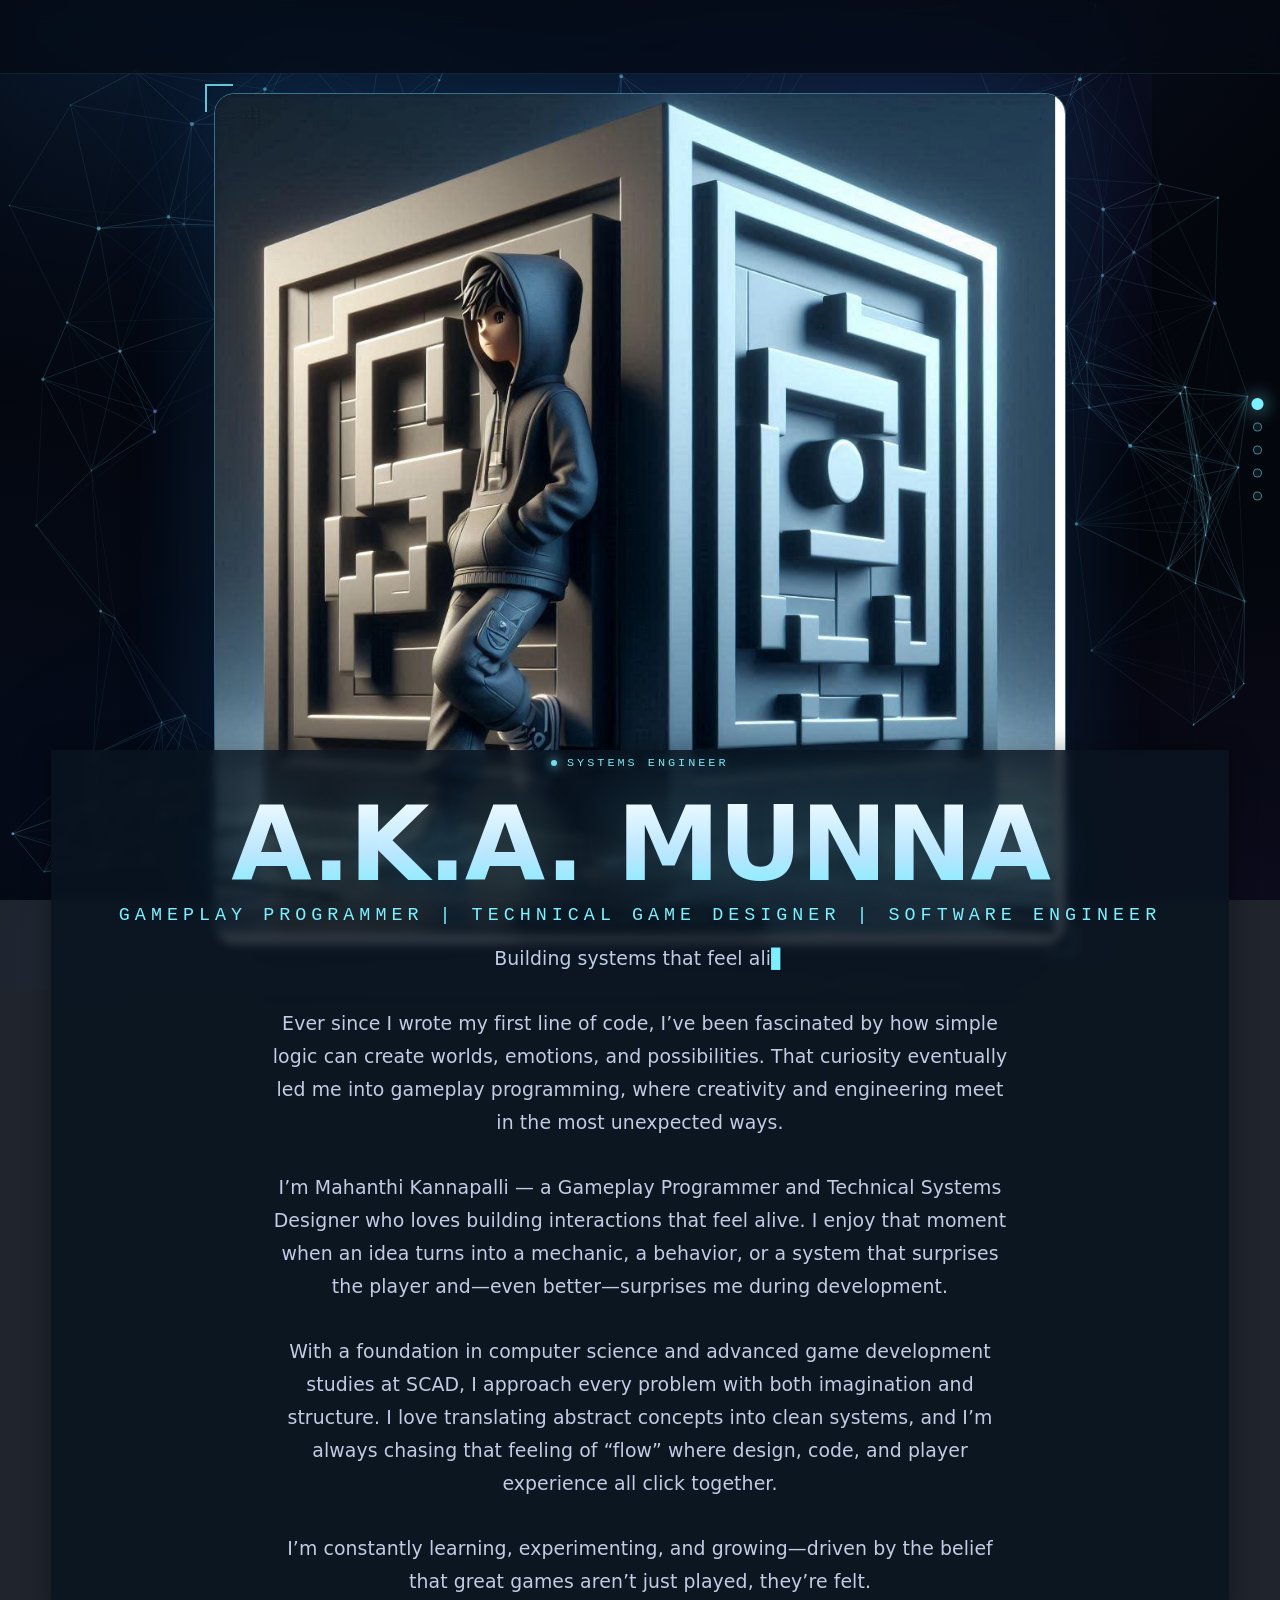
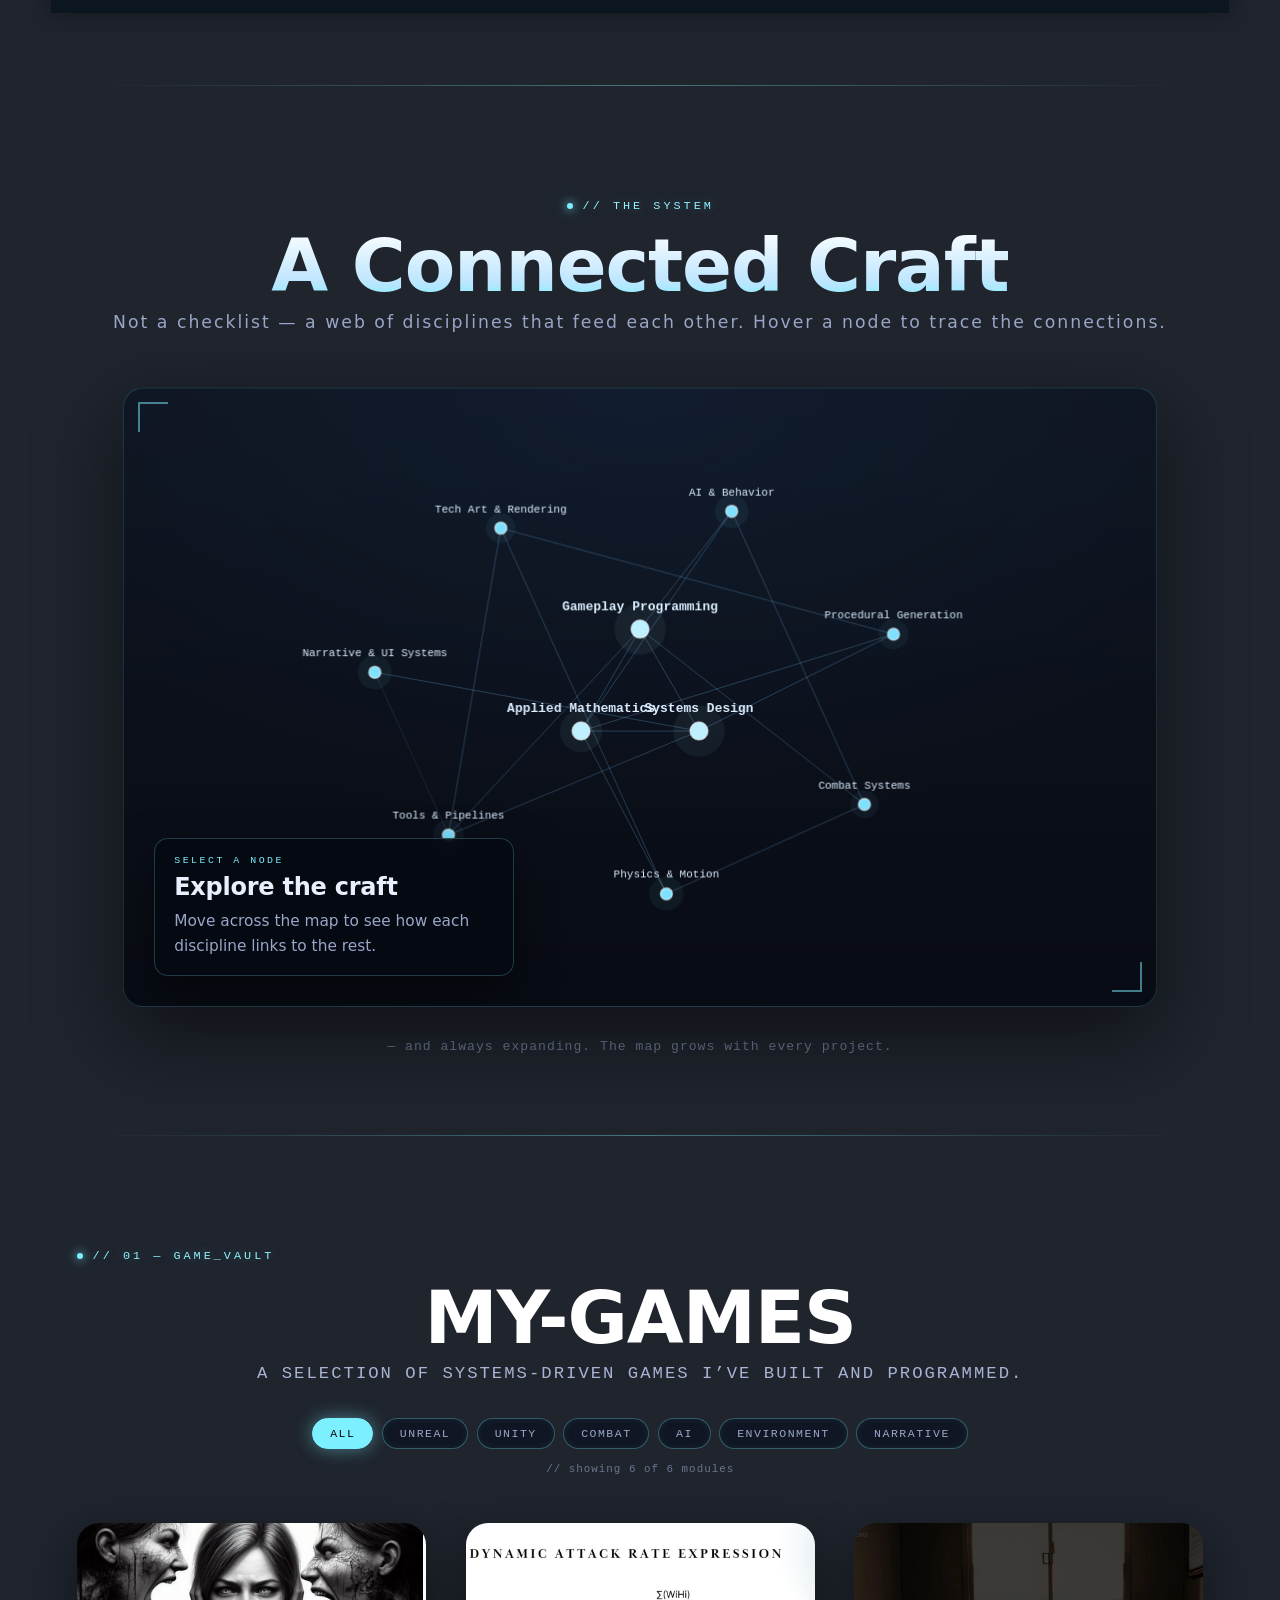
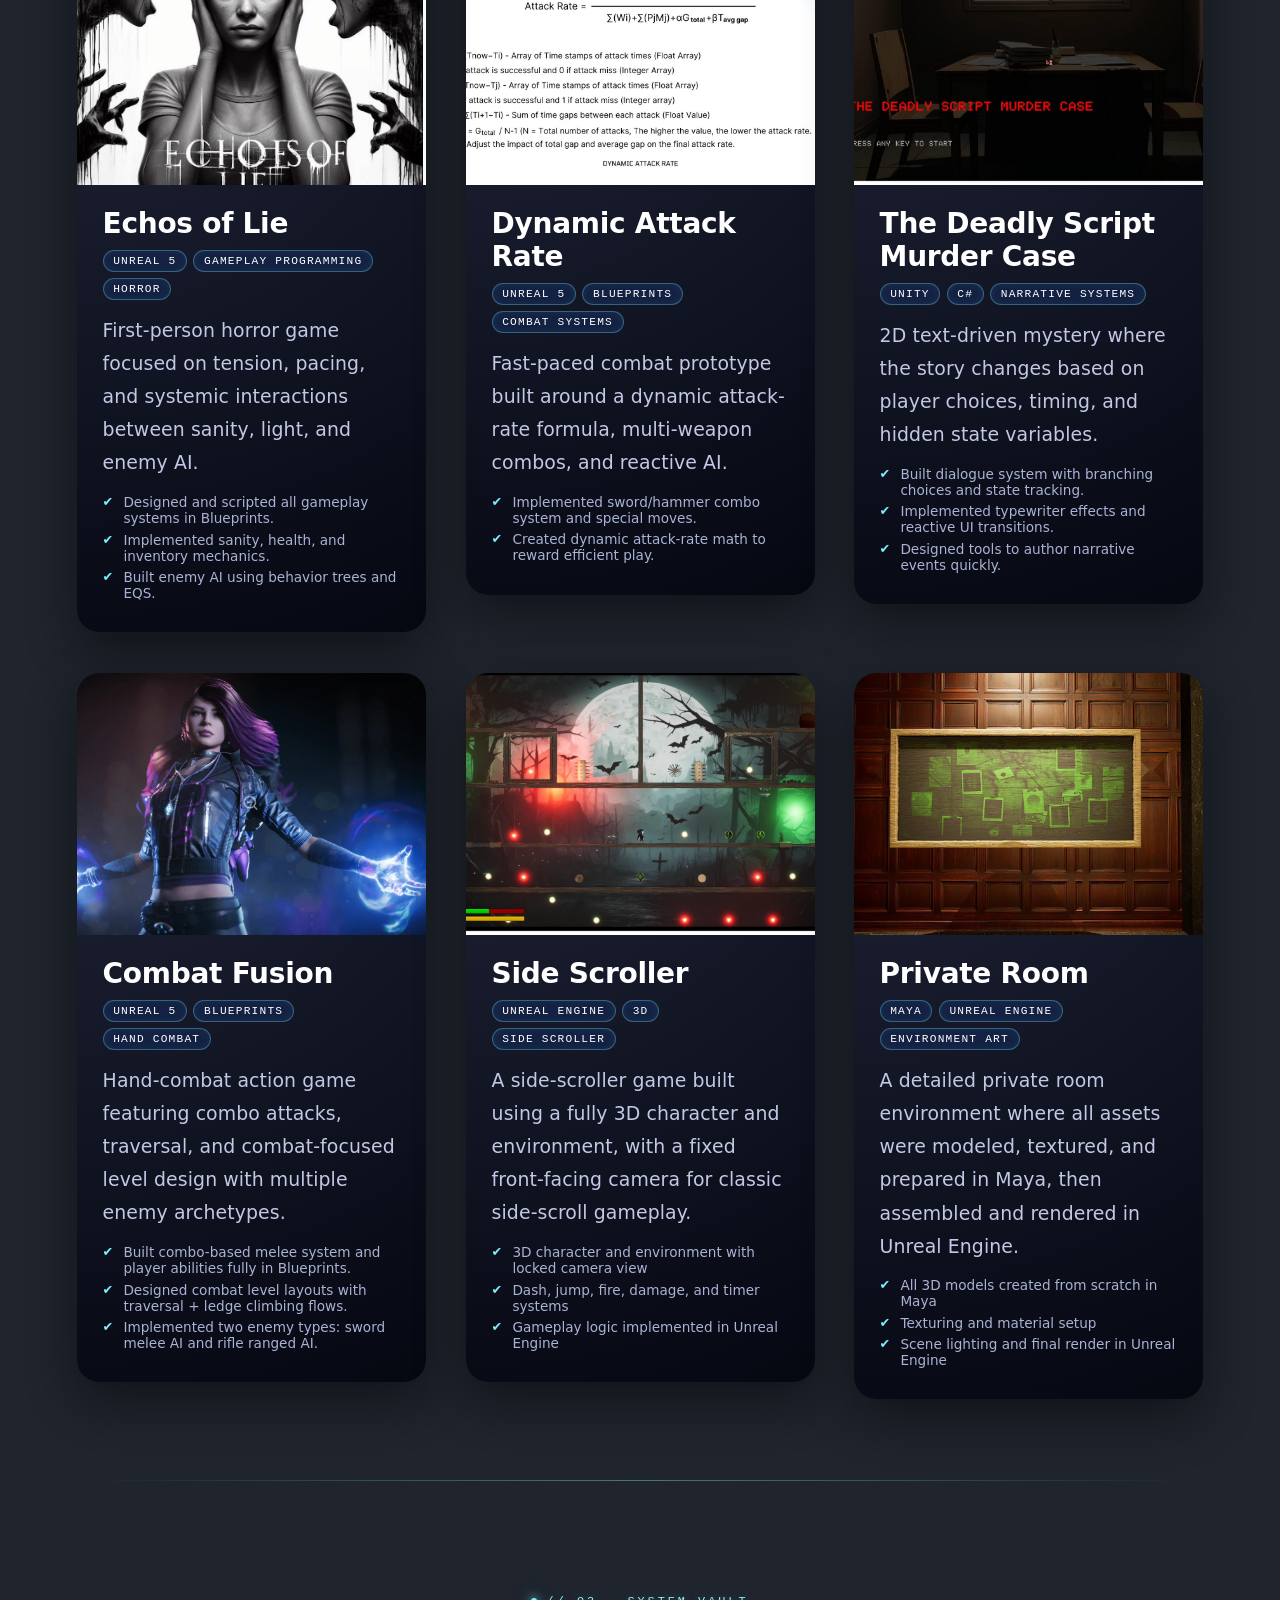
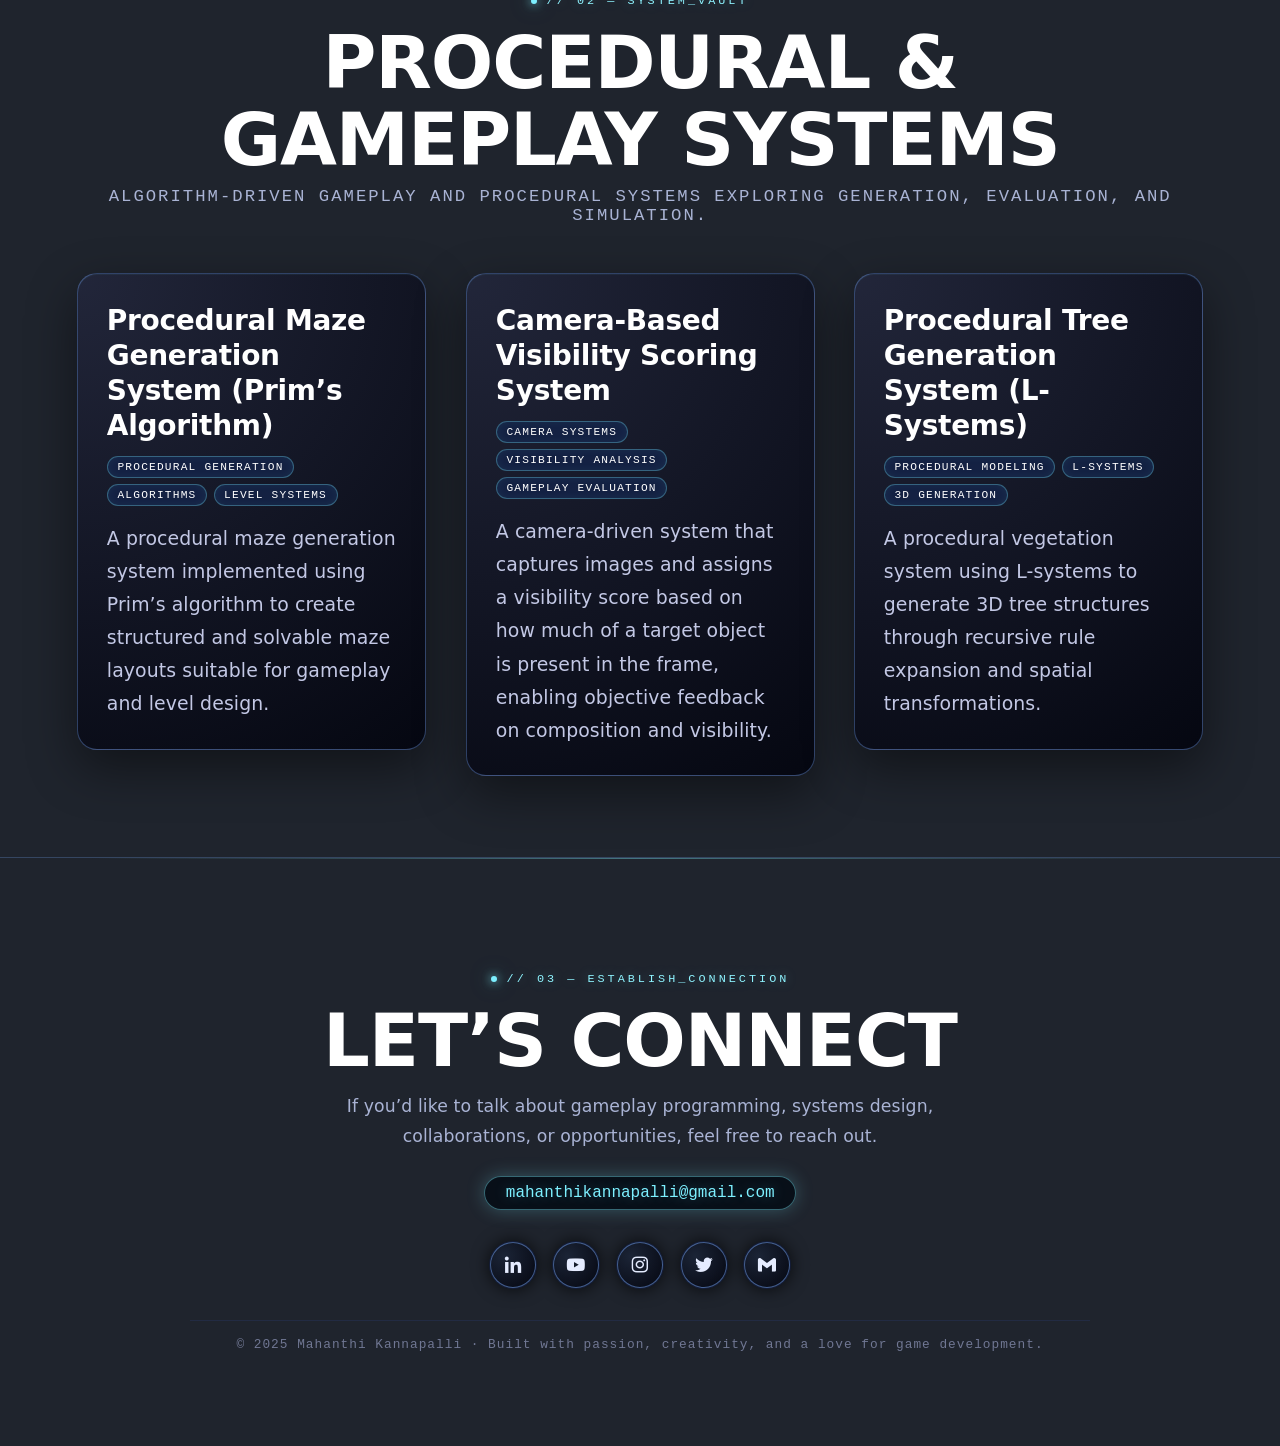
<file: index.html>
<!DOCTYPE html>
<html lang="en">
<head>
    <meta charset="UTF-8" />
    <meta http-equiv="X-UA-Compatible" content="IE=edge" />
    <meta name="viewport" content="width=device-width, initial-scale=1.0" />
    <title>Mahanthi Kannapalli — Gameplay Programmer & Technical Systems Designer</title>

    <link rel="preconnect" href="https://api.fontshare.com" crossorigin>
    <link href="https://unpkg.com/boxicons@2.1.4/css/boxicons.min.css" rel="stylesheet">
    <link rel="stylesheet" href="style.css">
</head>
<body>

<!-- ⭐ FULL SCREEN STAR EXPLOSION LOADER -->
<div id="loader">
    <div class="star-core"></div>

    <!-- Shockwaves -->
    <div class="star-wave wave-1"></div>
    <div class="star-wave wave-2"></div>

    <!-- Many particles -->
    <div class="star-particles">
        <span></span><span></span><span></span><span></span><span></span>
        <span></span><span></span><span></span><span></span><span></span>
        <span></span><span></span><span></span><span></span><span></span>
        <span></span><span></span><span></span><span></span><span></span>
    </div>
</div>

<!-- NAVBAR -->
<nav class="navbar" aria-label="Primary">
    <a href="#" class="logo brandmark" aria-label="Mahanthi Kannapalli — home"><span class="logo-badge" aria-hidden="true"><span class="logo-bracket">[</span><span class="logo-mono">MK</span><span class="logo-bracket">]</span></span><span class="logo-word"><span class="logo-first">MAHANTHI</span><span class="logo-last">KANNAPALLI</span></span></a>

    <!-- Mobile toggle (only shows on small screens) -->
    <button class="nav-toggle" type="button" aria-label="Open menu" aria-expanded="false">
        <span class="nav-toggle-icon" aria-hidden="true">
            <span></span><span></span><span></span>
        </span>
    </button>

    <ul class="nav-links">
    <li>
        <a href="#about">
            <i class="bx bx-user"></i>
            <span>About</span>
        </a>
    </li>

    <li>
        <a href="#projects">
            <i class="bx bx-briefcase-alt-2"></i>
            <span>Projects</span>
        </a>
    </li>

    <li>
        <a href="#systems">
            <i class="bx bx-network-chart"></i>
            <span>Systems</span>
        </a>
    </li>

    <li>
        <a href="#contact">
            <i class="bx bx-envelope"></i>
            <span>Contact</span>
        </a>
    </li>
    </ul>
</nav>

<!-- Mobile overlay (click to close) -->
<div class="nav-overlay" hidden></div>

<!-- HERO / ABOUT SECTION -->
<section class="home">

    <!-- unified constellation background is shared across all pages (systems.js) -->

    <!-- optional bars background (if you want to use later) -->
    <div class="bars-animation">
        <div class="bar" style="--i:1"></div>
        <div class="bar" style="--i:2"></div>
        <div class="bar" style="--i:3"></div>
        <div class="bar" style="--i:4"></div>
        <div class="bar" style="--i:5"></div>
        <div class="bar" style="--i:6"></div>
        <div class="bar" style="--i:7"></div>
        <div class="bar" style="--i:8"></div>
        <div class="bar" style="--i:9"></div>
        <div class="bar" style="--i:10"></div>
    </div>

    <div class="center-container">

        <!-- IMAGE -->
        <div class="home-img">
            <div class="img-box">
                <div class="img-item">
                    <!-- make sure this path is correct on GitHub -->
                    <img src="images/munna.png" alt="Mahanthi Kannapalli">
                </div>
                <span class="portrait-readout">STATUS: ONLINE · SYSTEMS_MIND</span>
            </div>
        </div>

        <!-- TEXT BELOW IMAGE -->
        <div class="text-box">
            <div class="home-content">

                <span class="sys-eyebrow center"><span class="dot"></span> SYSTEMS&nbsp;ENGINEER</span>

                <!-- anchor target for ABOUT -->
                <h1 id="about">A.K.A. MUNNA</h1>

                <h2>GAMEPLAY PROGRAMMER | TECHNICAL GAME DESIGNER | SOFTWARE ENGINEER</h2>

                <p class="hero-status" data-lines='["Building systems that feel alive.","Translating math into mechanics.","Unreal · Unity · C++ · C# · Blueprints","Where design, code, and play click together."]'>Building systems that feel alive.</p>

                <p>
                    Ever since I wrote my first line of code, I’ve been
                    fascinated by how simple logic can create worlds,
                    emotions, and possibilities. That curiosity eventually
                    led me into gameplay programming, where creativity
                    and engineering meet in the most unexpected ways.
                </p>

                <p>
                    I’m Mahanthi Kannapalli — a Gameplay Programmer
                    and Technical Systems Designer who loves building
                    interactions that feel alive. I enjoy that moment
                    when an idea turns into a mechanic, a behavior,
                    or a system that surprises the player and—even
                    better—surprises me during development.
                </p>

                <p>
                    With a foundation in computer science and
                    advanced game development studies at SCAD,
                    I approach every problem with both imagination
                    and structure. I love translating abstract
                    concepts into clean systems, and I’m always
                    chasing that feeling of “flow” where design, code,
                    and player experience all click together.
                </p>

                <p>
                    I’m constantly learning, experimenting, and
                    growing—driven by the belief that great games
                    aren’t just played, they’re felt.
                </p>
            </div>
        </div>

    </div>


</section>

<!-- right-side section navigation rail (desktop) -->
<nav id="section-rail" aria-label="Section navigation">
    <a href="#about"    data-label="About"></a>
    <a href="#capabilities" data-label="Craft"></a>
    <a href="#projects" data-label="Games"></a>
    <a href="#systems"  data-label="Systems"></a>
    <a href="#contact"  data-label="Contact"></a>
</nav>

<!-- CAPABILITIES / STACK BAND -->
<section class="capabilities-section" id="capabilities">
    <div class="capabilities-inner">
        <span class="sys-eyebrow center"><span class="dot"></span> // THE&nbsp;SYSTEM</span>
        <h2 class="capabilities-title">A Connected Craft</h2>
        <p class="capabilities-sub">Not a checklist — a web of disciplines that feed each other. Hover a node to trace the connections.</p>

        <!-- interactive skill constellation (rendered by systems.js) -->
        <div class="skillmap" id="skillmap" aria-label="Interactive skill map">
            <canvas class="skillmap-canvas"></canvas>
            <div class="skillmap-readout" aria-live="polite">
                <span class="smr-label">SELECT A NODE</span>
                <span class="smr-title">Explore the craft</span>
                <span class="smr-desc">Move across the map to see how each discipline links to the rest.</span>
            </div>
        </div>

        <!-- data for the map (read by JS; also a readable fallback list) -->
        <script type="application/json" id="skillmap-data">
        {
          "nodes": [
            { "id": "gameplay", "label": "Gameplay Programming", "group": "core", "desc": "Designing how a game feels moment-to-moment — mechanics, controls, and the loops that make play satisfying.", "links": ["systems","math","ai","combat","tools"] },
            { "id": "systems", "label": "Systems Design", "group": "core", "desc": "Architecting the rules and structures beneath a game so complexity stays flexible and reusable.", "links": ["gameplay","procedural","math","narrative","tools"] },
            { "id": "math", "label": "Applied Mathematics", "group": "core", "desc": "Vectors, curves, weighted models and probability turned into mechanics that behave exactly as intended.", "links": ["gameplay","systems","physics","procedural","ai"] },
            { "id": "ai", "label": "AI & Behavior", "group": "branch", "desc": "Behavior trees, perception and decision systems that make enemies and agents feel deliberate.", "links": ["gameplay","math","combat"] },
            { "id": "procedural", "label": "Procedural Generation", "group": "branch", "desc": "Grammars, graph expansion and rule systems that generate worlds, layouts and structures on demand.", "links": ["systems","math","render"] },
            { "id": "combat", "label": "Combat Systems", "group": "branch", "desc": "Damage models, timing, feedback and dynamic difficulty — the engineering behind a good fight.", "links": ["gameplay","ai","physics"] },
            { "id": "physics", "label": "Physics & Motion", "group": "branch", "desc": "Movement, traversal and interaction tuned so bodies and objects move with weight and intent.", "links": ["math","combat","render"] },
            { "id": "tools", "label": "Tools & Pipelines", "group": "branch", "desc": "Editor tooling and data-driven workflows so new content slots in without rewriting core logic.", "links": ["gameplay","systems","render"] },
            { "id": "narrative", "label": "Narrative & UI Systems", "group": "branch", "desc": "Dialogue engines, branching state and responsive interfaces that carry story and feedback.", "links": ["systems","tools"] },
            { "id": "render", "label": "Tech Art & Rendering", "group": "branch", "desc": "Shaders, visual systems and the bridge between how a game runs and how it looks.", "links": ["procedural","physics","tools"] }
          ]
        }
        </script>

        <p class="skillmap-hint">— and always expanding. The map grows with every project.</p>
    </div>
</section>
<section class="games-section" id="projects">
    <div class="games-inner">
        <span class="sys-eyebrow center"><span class="dot"></span> // 01 — GAME_VAULT</span>
        <h1 class="games-title">MY-GAMES</h1>
        <p class="games-subtitle">
            A selection of systems-driven games I’ve built and programmed.
        </p>

        <!-- engine + discipline filter -->
        <div class="filter-bar" role="group" aria-label="Filter projects">
            <button class="filter-chip active" data-filter="all">All</button>
            <button class="filter-chip" data-filter="unreal">Unreal</button>
            <button class="filter-chip" data-filter="unity">Unity</button>
            <button class="filter-chip" data-filter="combat">Combat</button>
            <button class="filter-chip" data-filter="ai">AI</button>
            <button class="filter-chip" data-filter="environment">Environment</button>
            <button class="filter-chip" data-filter="narrative">Narrative</button>
        </div>
        <p class="filter-count">// showing all modules</p>

        <div class="projects-grid">
            <!-- CARD 1 -->
            <a class="project-link" href="echos-of-lie.html" data-tags="unreal gameplay horror ai">
            <article class="project-card">
                <div class="project-thumb">
                    <img src="images/echos-of-lie.png" alt="Echos of Lie">
                </div>
                <div class="project-body">
                    <h2 class="project-title">Echos of Lie</h2>

                    <div class="project-tags">
                        <span>Unreal 5</span>
                        <span>Gameplay Programming</span>
                        <span>Horror</span>
                    </div>

                    <p class="project-desc">
                        First-person horror game focused on tension, pacing,
                        and systemic interactions between sanity, light, and
                        enemy AI.
                    </p>

                    <ul class="project-list">
                        <li>Designed and scripted all gameplay systems in Blueprints.</li>
                        <li>Implemented sanity, health, and inventory mechanics.</li>
                        <li>Built enemy AI using behavior trees and EQS.</li>
                    </ul>
                </div>
            </article>
            </a>

            <!-- CARD 2 -->
            <a class="project-link" href="dynamicattackrate.html" data-tags="unreal blueprints combat">
            <article class="project-card">
                <div class="project-thumb">
                    <img src="images/dynamic-attack-rate.png" alt="Combat Fusion">
                </div>
                <div class="project-body">
                    <h2 class="project-title">Dynamic Attack Rate</h2>

                    <div class="project-tags">
                        <span>Unreal 5</span>
                        <span>Blueprints</span>
                        <span>Combat Systems</span>
                    </div>

                    <p class="project-desc">
                        Fast-paced combat prototype built around a dynamic
                        attack-rate formula, multi-weapon combos, and reactive AI.
                    </p>

                    <ul class="project-list">
                        <li>Implemented sword/hammer combo system and special moves.</li>
                        <li>Created dynamic attack-rate math to reward efficient play.</li>
                    </ul>
                </div>
            </article>
            </a>

            <!-- CARD 3 -->
            <a class="project-link" href="thedeadlyscriptmurdercase.html" data-tags="unity narrative csharp">
            <article class="project-card">
                <div class="project-thumb">
                    <img src="images/text-based-game.png" alt="The Deadly Script">
                </div>
                <div class="project-body">
                    <h2 class="project-title">The Deadly Script Murder Case</h2>

                    <div class="project-tags">
                        <span>Unity</span>
                        <span>C#</span>
                        <span>Narrative Systems</span>
                    </div>

                    <p class="project-desc">
                        2D text-driven mystery where the story changes based
                        on player choices, timing, and hidden state variables.
                    </p>

                    <ul class="project-list">
                        <li>Built dialogue system with branching choices and state tracking.</li>
                        <li>Implemented typewriter effects and reactive UI transitions.</li>
                        <li>Designed tools to author narrative events quickly.</li>
                    </ul>
                </div>
            </article>
            </a>

            <!-- CARD 4 -->
            <a class="project-link" href="combatfusion.html" data-tags="unreal blueprints combat ai">
            <article class="project-card">
            <div class="project-thumb">
            <!-- Put your Combat Fusion cover image in /images/ and update the filename if needed -->
              <img src="images/combat-fusion.png" alt="Combat Fusion">
            </div>

            <div class="project-body">
              <h2 class="project-title">Combat Fusion</h2>

            <div class="project-tags">
                <span>Unreal 5</span>
                <span>Blueprints</span>
                <span>Hand Combat</span>
            </div>

              <p class="project-desc">
                Hand-combat action game featuring combo attacks, traversal, and combat-focused level design
                with multiple enemy archetypes.
              </p>

              <ul class="project-list">
                <li>Built combo-based melee system and player abilities fully in Blueprints.</li>
                <li>Designed combat level layouts with traversal + ledge climbing flows.</li>
                <li>Implemented two enemy types: sword melee AI and rifle ranged AI.</li>
              </ul>
            </div>
          </article>
        </a>

            <!-- CARD : SIDE SCROLLER -->
<a class="project-link" href="side-scroller.html" data-tags="unreal 3d sidescroller combat">
  <article class="project-card">
    <div class="project-thumb">
      <img src="images/side-scroller.png" alt="Side Scroller Game">
    </div>

    <div class="project-body">
      <h2 class="project-title">Side Scroller</h2>

      <div class="project-tags">
        <span>Unreal Engine</span>
        <span>3D</span>
        <span>Side Scroller</span>
      </div>

      <p class="project-desc">
        A side-scroller game built using a fully 3D character and environment,
        with a fixed front-facing camera for classic side-scroll gameplay.
      </p>

      <ul class="project-list">
        <li>3D character and environment with locked camera view</li>
        <li>Dash, jump, fire, damage, and timer systems</li>
        <li>Gameplay logic implemented in Unreal Engine</li>
      </ul>
    </div>
  </article>
</a>

            <!-- CARD : PRIVATE ROOM -->
<a class="project-link" href="private-room.html" data-tags="environment maya unreal">
  <article class="project-card">
    <div class="project-thumb">
      <img src="images/private-room.png" alt="Private Room Environment">
    </div>

    <div class="project-body">
      <h2 class="project-title">Private Room</h2>

      <div class="project-tags">
        <span>Maya</span>
        <span>Unreal Engine</span>
        <span>Environment Art</span>
      </div>

      <p class="project-desc">
        A detailed private room environment where all assets were modeled,
        textured, and prepared in Maya, then assembled and rendered in Unreal Engine.
      </p>

      <ul class="project-list">
        <li>All 3D models created from scratch in Maya</li>
        <li>Texturing and material setup</li>
        <li>Scene lighting and final render in Unreal Engine</li>
      </ul>
    </div>
  </article>
</a>


        </div>
    </div>
</section>

<!-- PROCEDURAL & GAMEPLAY SYSTEMS -->
<section class="systems-section" id="systems">
  <div class="systems-inner">

    <span class="sys-eyebrow center"><span class="dot"></span> // 02 — SYSTEM_VAULT</span>
    <h1 class="systems-title">PROCEDURAL & GAMEPLAY SYSTEMS</h1>
    <p class="systems-subtitle">
      Algorithm-driven gameplay and procedural systems exploring
      generation, evaluation, and simulation.
    </p>

    <div class="systems-grid">

      <!-- SYSTEM 1 -->
      <a class="project-link" href="prims-maze.html">
        <article class="system-card">
        <h2 class="system-title">
          Procedural Maze Generation System (Prim’s Algorithm)
        </h2>

        <div class="system-tags">
          <span>Procedural Generation</span>
          <span>Algorithms</span>
          <span>Level Systems</span>
        </div>

        <p class="system-desc">
          A procedural maze generation system implemented using Prim’s
          algorithm to create structured and solvable maze layouts
          suitable for gameplay and level design.
        </p>
      </article>
      </a>

      <!-- SYSTEM 2 -->
      <a class="project-link" href="camera-visibility-scoring.html">
        <article class="system-card">
        <h2 class="system-title">
          Camera-Based Visibility Scoring System
        </h2>

        <div class="system-tags">
          <span>Camera Systems</span>
          <span>Visibility Analysis</span>
          <span>Gameplay Evaluation</span>
        </div>

        <p class="system-desc">
          A camera-driven system that captures images and assigns a
          visibility score based on how much of a target object is
          present in the frame, enabling objective feedback on
          composition and visibility.
        </p>
      </article>
      </a>

      <!-- SYSTEM 3 -->
    <a class="project-link" href="l-system-trees.html">
      <article class="system-card">
        <h2 class="system-title">
          Procedural Tree Generation System (L-Systems)
        </h2>

        <div class="system-tags">
          <span>Procedural Modeling</span>
          <span>L-Systems</span>
          <span>3D Generation</span>
        </div>

        <p class="system-desc">
          A procedural vegetation system using L-systems to generate
          3D tree structures through recursive rule expansion and
          spatial transformations.
        </p>
      </article>
    </a>

    </div>
  </div>
</section>

<section id="contact" class="contact-section">
    <div class="contact-inner">

        <span class="sys-eyebrow center"><span class="dot"></span> // 03 — ESTABLISH_CONNECTION</span>
        <h2 class="contact-title">Let’s Connect</h2>
        <p class="contact-subtitle">
            If you’d like to talk about gameplay programming, systems design, collaborations,
            or opportunities, feel free to reach out.
        </p>

        <a class="contact-email" href="mailto:mahanthikannapalli@gmail.com">
            mahanthikannapalli@gmail.com
        </a>

        <div class="contact-socials">

            <!-- LinkedIn -->
            <a href="https://www.linkedin.com/in/mahanthi-kannapalli" target="_blank" aria-label="LinkedIn">
                <i class='bx bxl-linkedin'></i>
            </a>

            <!-- YouTube -->
            <a href="https://youtube.com/@mahanthikannapalli?si=JRhAWhkRP3fmB1TG" target="_blank" aria-label="YouTube">
                <i class='bx bxl-youtube'></i>
            </a>

            <!-- Instagram -->
            <a href="https://www.instagram.com/_99munna?igsh=MXV4bnplazBkeW5scA%3D%3D&utm_source=qr" target="_blank" aria-label="Instagram">
                <i class='bx bxl-instagram'></i>
            </a>

            <!-- Twitter / X -->
            <a href="https://x.com/mahanthimunna01?s=21&t=PDKtDoIuhaVYPOOj1EA6Kg" target="_blank" aria-label="Twitter / X">
                <i class='bx bxl-twitter'></i>
            </a>

            <!-- Gmail -->
            <a href="mailto:mahanthikannapalli@gmail.com" aria-label="Email">
                <i class='bx bxl-gmail'></i>
            </a>

        </div>

        <p class="contact-footer">
            © 2025 Mahanthi Kannapalli · Built with passion, creativity, and a love for game development.
        </p>

    </div>
</section>

<!-- Loader fade-out script -->
<script>
    window.addEventListener("load", () => {
        const loader = document.getElementById("loader");
        if (!loader) {
            document.body.classList.add("page-ready");
            return;
        }

        // Explosion duration before fade-out starts (in ms)
        setTimeout(() => {
            loader.classList.add("fade-out");

            // 🔹 Start navbar + text-box animations at the same time
            document.body.classList.add("page-ready");
        }, 1800);
    });
</script>
<script>
  (function () {
    const btn = document.querySelector(".nav-toggle");
    const links = document.querySelector(".nav-links");
    const overlay = document.querySelector(".nav-overlay");

    if (!btn || !links || !overlay) return;

    function openMenu() {
      document.body.classList.add("nav-open");
      btn.setAttribute("aria-expanded", "true");
      btn.setAttribute("aria-label", "Close menu");
      overlay.hidden = false;
    }

    function closeMenu() {
      document.body.classList.remove("nav-open");
      btn.setAttribute("aria-expanded", "false");
      btn.setAttribute("aria-label", "Open menu");
      overlay.hidden = true;
    }

    btn.addEventListener("click", () => {
      document.body.classList.contains("nav-open") ? closeMenu() : openMenu();
    });

    overlay.addEventListener("click", closeMenu);

    // Close when clicking a link (mobile)
    links.querySelectorAll("a").forEach(a => a.addEventListener("click", closeMenu));

    // Close on Escape
    window.addEventListener("keydown", (e) => {
      if (e.key === "Escape") closeMenu();
    });

    // If resized to desktop, ensure menu is reset
    window.addEventListener("resize", () => {
      if (window.innerWidth > 860) closeMenu();
    });
  })();
</script>

<!-- shared 3D / scroll / interaction engine -->
<script src="systems.js" defer></script>
</body>
</html>
</file>
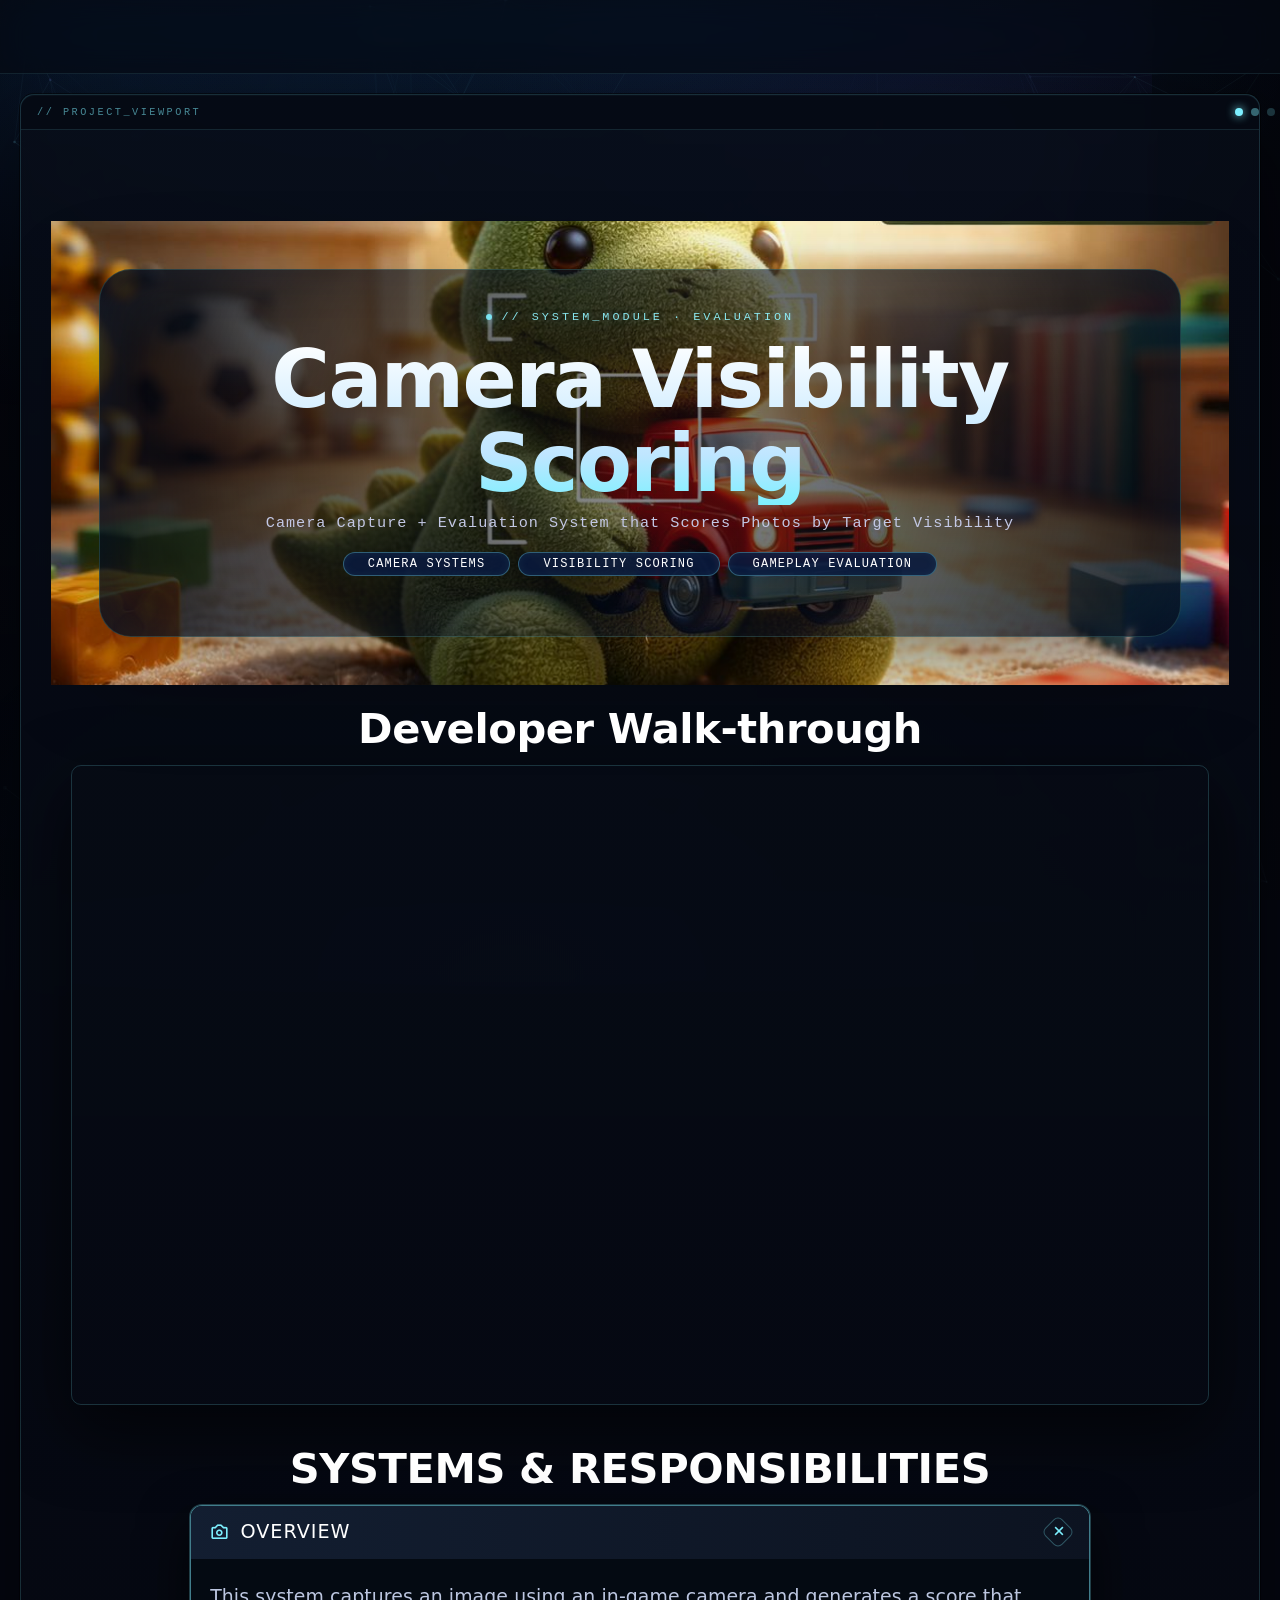
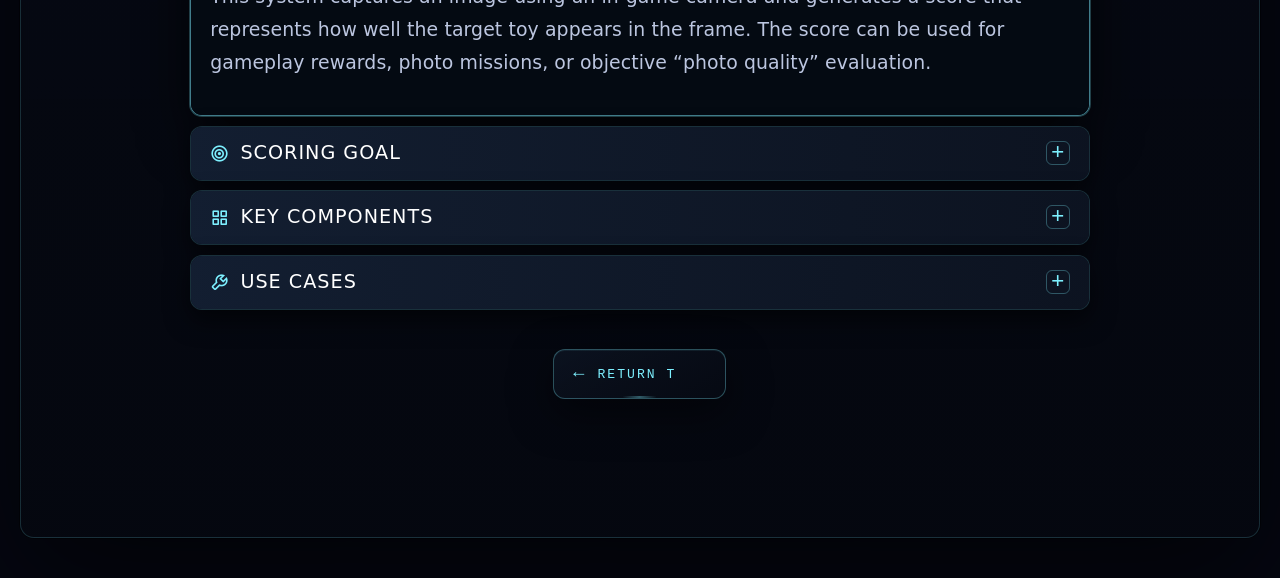
<file: camera-visibility-scoring.html>
<!DOCTYPE html>
<html lang="en">
<head>
    <meta charset="UTF-8" />
    <title>Camera Visibility Scoring – Mahanthi Kannapalli</title>
    <meta name="viewport" content="width=device-width, initial-scale=1.0" />

    <link rel="preconnect" href="https://api.fontshare.com" crossorigin>
    <link href="https://unpkg.com/boxicons@2.1.4/css/boxicons.min.css" rel="stylesheet">
    <link rel="stylesheet" href="style.css">
</head>

<body class="project-page" style="--project-bg: url('images/camera-system-bg.png');" data-loader-focus="systems math tools" data-loader-title="CAMERA SCORING" data-loader-tag="Calibrating evaluation">

<!-- LOADER (EXACT Private Room) -->
<div id="loader">
    <div class="star-core"></div>
    <div class="star-wave wave-1"></div>
    <div class="star-wave wave-2"></div>
    <div class="star-particles">
        <span></span><span></span><span></span><span></span><span></span>
    </div>
</div>

<!-- NAVBAR -->
<nav class="navbar" aria-label="Primary">
    <a href="index.html" class="logo brandmark" aria-label="Mahanthi Kannapalli — home"><span class="logo-badge" aria-hidden="true"><span class="logo-bracket">[</span><span class="logo-mono">MK</span><span class="logo-bracket">]</span></span><span class="logo-word"><span class="logo-first">MAHANTHI</span><span class="logo-last">KANNAPALLI</span></span></a>

    <!-- Mobile toggle (only shows on small screens) -->
    <button class="nav-toggle" type="button" aria-label="Open menu" aria-expanded="false">
        <span class="nav-toggle-icon" aria-hidden="true">
            <span></span><span></span><span></span>
        </span>
    </button>

    <ul class="nav-links">
    <li>
        <a href="index.html#about">
            <i class="bx bx-user"></i>
            <span>About</span>
        </a>
    </li>

    <li>
        <a href="index.html#projects">
            <i class="bx bx-briefcase-alt-2"></i>
            <span>Projects</span>
        </a>
    </li>

    <li>
        <a href="index.html#systems">
            <i class="bx bx-network-chart"></i>
            <span>Systems</span>
        </a>
    </li>

    <li>
        <a href="index.html#contact">
            <i class="bx bx-envelope"></i>
            <span>Contact</span>
        </a>
    </li>
    </ul>
</nav>

<!-- Mobile overlay (click to close) -->
<div class="nav-overlay" hidden></div>

<!-- GLASS WRAPPER -->
<div class="project-glass">

<!-- HERO -->
<header class="project-hero">
    <div class="project-hero-overlay">
        <span class="sys-eyebrow center"><span class="dot"></span> // SYSTEM_MODULE · EVALUATION</span>
        <h1>Camera Visibility Scoring</h1>
        <p>Camera Capture + Evaluation System that Scores Photos by Target Visibility</p>

        <div class="project-hero-tags">
            <span>Camera Systems</span>
            <span>Visibility Scoring</span>
            <span>Gameplay Evaluation</span>
        </div>
    </div>
</header>

<!-- CONTENT -->
<main class="project-content">

        <!-- 🎥 GAMEPLAY VIDEO SECTION -->
        <section class="project-video-section">
    <h2 class="section-title">Developer Walk-through</h2>
        <iframe
            src="https://www.youtube.com/embed/O3DTw91pJzc"
            title="Camera Visibility Scoring - Developer Walk-through"
            frameborder="0"
            allow="accelerometer; autoplay; clipboard-write; encrypted-media; gyroscope; picture-in-picture; web-share"
            allowfullscreen
        ></iframe>
        </section>

<!-- ACCORDION -->
<section class="project-accordion-section">
    <h2 class="section-title">SYSTEMS & RESPONSIBILITIES</h2>

    <div class="accordion">

        <!-- OVERVIEW -->
        <div class="accordion-item open">
            <button class="accordion-header">
                <div class="accordion-left">
                    <i class="bx bx-camera"></i>
                    <span class="accordion-title">OVERVIEW</span>
                </div>
                <span class="accordion-toggle-icon">+</span>
            </button>

            <div class="accordion-content">
                <p>
                    This system captures an image using an in-game camera and generates a score that represents how well
                    the target toy appears in the frame. The score can be used for gameplay rewards, photo missions,
                    or objective “photo quality” evaluation.
                </p>
            </div>
        </div>

        <!-- SCORING GOAL -->
        <div class="accordion-item">
            <button class="accordion-header">
                <div class="accordion-left">
                    <i class="bx bx-bullseye"></i>
                    <span class="accordion-title">SCORING GOAL</span>
                </div>
                <span class="accordion-toggle-icon">+</span>
            </button>

            <div class="accordion-content">
                <p>
                    The score increases when more of the toy is clearly visible in the camera output, and decreases when the
                    toy is partially visible, out of frame, or occluded by obstacles. This encourages better composition and
                    positioning instead of “spam capture.”
                </p>
            </div>
        </div>

        <!-- KEY COMPONENTS -->
        <div class="accordion-item">
            <button class="accordion-header">
                <div class="accordion-left">
                    <i class="bx bx-grid-alt"></i>
                    <span class="accordion-title">KEY COMPONENTS</span>
                </div>
                <span class="accordion-toggle-icon">+</span>
            </button>

            <div class="accordion-content">
                <p>
                    Typical building blocks include: camera capture, target identification, visibility/coverage estimation,
                    occlusion handling, and a final scoring function that maps visibility to points.
                </p>
            </div>
        </div>

        <!-- USE CASES -->
        <div class="accordion-item">
            <button class="accordion-header">
                <div class="accordion-left">
                    <i class="bx bx-wrench"></i>
                    <span class="accordion-title">USE CASES</span>
                </div>
                <span class="accordion-toggle-icon">+</span>
            </button>

            <div class="accordion-content">
                <p>
                    Photo-mode challenges, “capture the target” quests, wildlife photography scoring, stealth camera gadgets,
                    or any mechanic where camera framing and clear visibility should be rewarded.
                </p>
            </div>
        </div>

    </div>
</section>

<!-- BACK LINK (EXACT Private Room placement/style) -->
<a class="back-link backfx" href="index.html#systems" aria-label="RETURN TO THE SYSTEM VAULT">
    <span class="backfx-arrow">←</span>
    <span class="backfx-text" data-text="RETURN TO THE SYSTEM VAULT">
        RETURN TO THE SYSTEM VAULT
    </span>
    <span class="backfx-caret"></span>
</a>

</main>
</div>

<!-- SCRIPTS (EXACT Private Room behavior) -->
<script>
document.addEventListener("DOMContentLoaded", function () {

    // Loader
    window.addEventListener("load", () => {
        document.getElementById("loader")?.classList.add("fade-out");
        document.body.classList.add("page-ready");
    });

    // Accordion – single open, smooth height
    document.querySelectorAll(".accordion-header").forEach(header => {
        header.addEventListener("click", () => {
            const item = header.parentElement;
            const content = item.querySelector(".accordion-content");
            const isOpen = item.classList.contains("open");

            document.querySelectorAll(".accordion-item.open").forEach(openItem => {
                if (openItem !== item) {
                    openItem.classList.remove("open");
                    openItem.querySelector(".accordion-content").style.maxHeight = 0;
                }
            });

            if (!isOpen) {
                item.classList.add("open");
                content.style.maxHeight = content.scrollHeight + "px";
            } else {
                item.classList.remove("open");
                content.style.maxHeight = 0;
            }
        });
    });

    document.querySelectorAll(".accordion-item.open .accordion-content")
        .forEach(c => c.style.maxHeight = c.scrollHeight + "px");

    // Back-link typing loop (same feel as Private Room)
    const backFX = document.querySelector(".back-link.backfx");
    if (backFX) {
        const textEl = backFX.querySelector(".backfx-text");
        const original = textEl.dataset.text;

        let timer;

        function loop() {
            let i = 0;
            textEl.textContent = "";

            const type = () => {
                if (i <= original.length) {
                    textEl.textContent = original.slice(0, i++);
                    timer = setTimeout(type, 140 + Math.random() * 80);
                } else {
                    timer = setTimeout(loop, 2000);
                }
            };
            type();
        }
        loop();
    }

});
</script>

<script>
  (function () {
    const btn = document.querySelector(".nav-toggle");
    const links = document.querySelector(".nav-links");
    const overlay = document.querySelector(".nav-overlay");

    if (!btn || !links || !overlay) return;

    function openMenu() {
      document.body.classList.add("nav-open");
      btn.setAttribute("aria-expanded", "true");
      btn.setAttribute("aria-label", "Close menu");
      overlay.hidden = false;
    }

    function closeMenu() {
      document.body.classList.remove("nav-open");
      btn.setAttribute("aria-expanded", "false");
      btn.setAttribute("aria-label", "Open menu");
      overlay.hidden = true;
    }

    btn.addEventListener("click", () => {
      document.body.classList.contains("nav-open") ? closeMenu() : openMenu();
    });

    overlay.addEventListener("click", closeMenu);

    // Close when clicking a link (mobile)
    links.querySelectorAll("a").forEach(a => a.addEventListener("click", closeMenu));

    // Close on Escape
    window.addEventListener("keydown", (e) => {
      if (e.key === "Escape") closeMenu();
    });

    // If resized to desktop, ensure menu is reset
    window.addEventListener("resize", () => {
      if (window.innerWidth > 860) closeMenu();
    });
  })();
</script>

<!-- shared 3D / scroll / interaction engine -->
<script src="systems.js" defer></script>
</body>
</html>
</file>
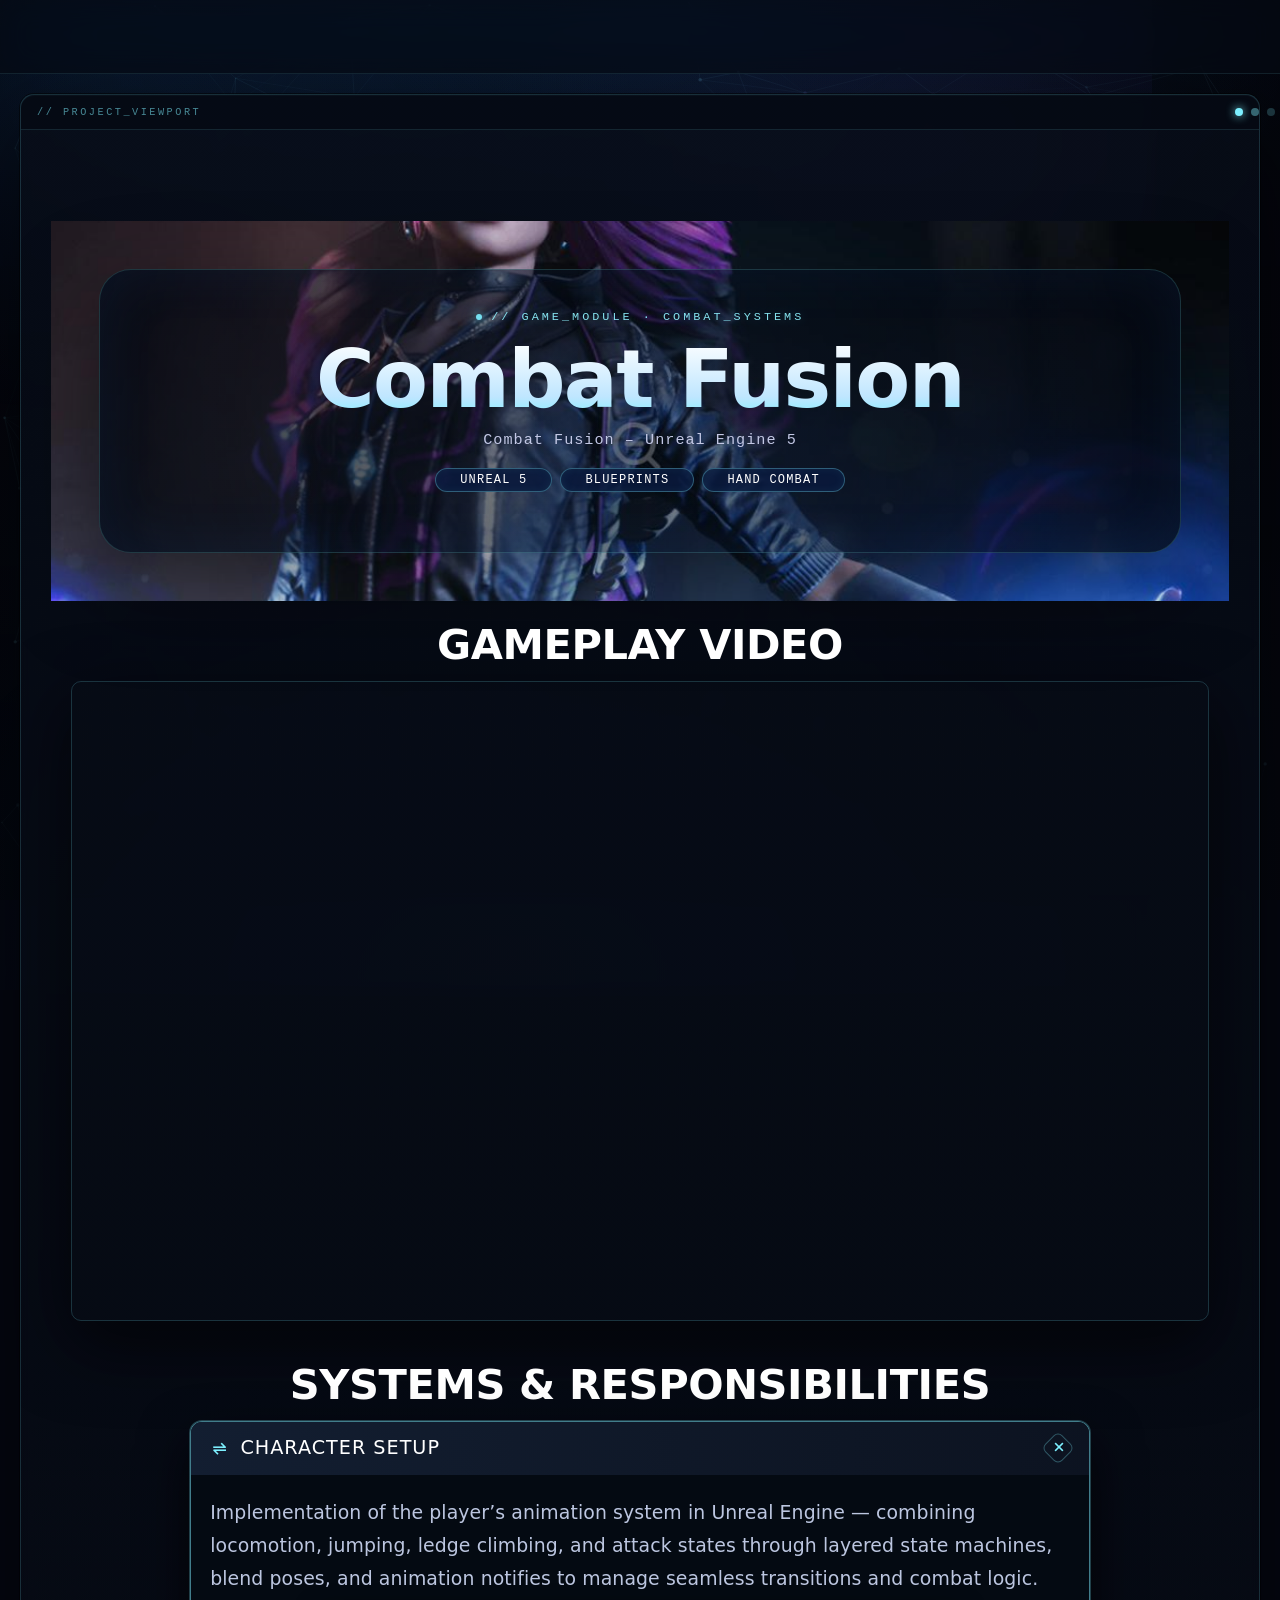
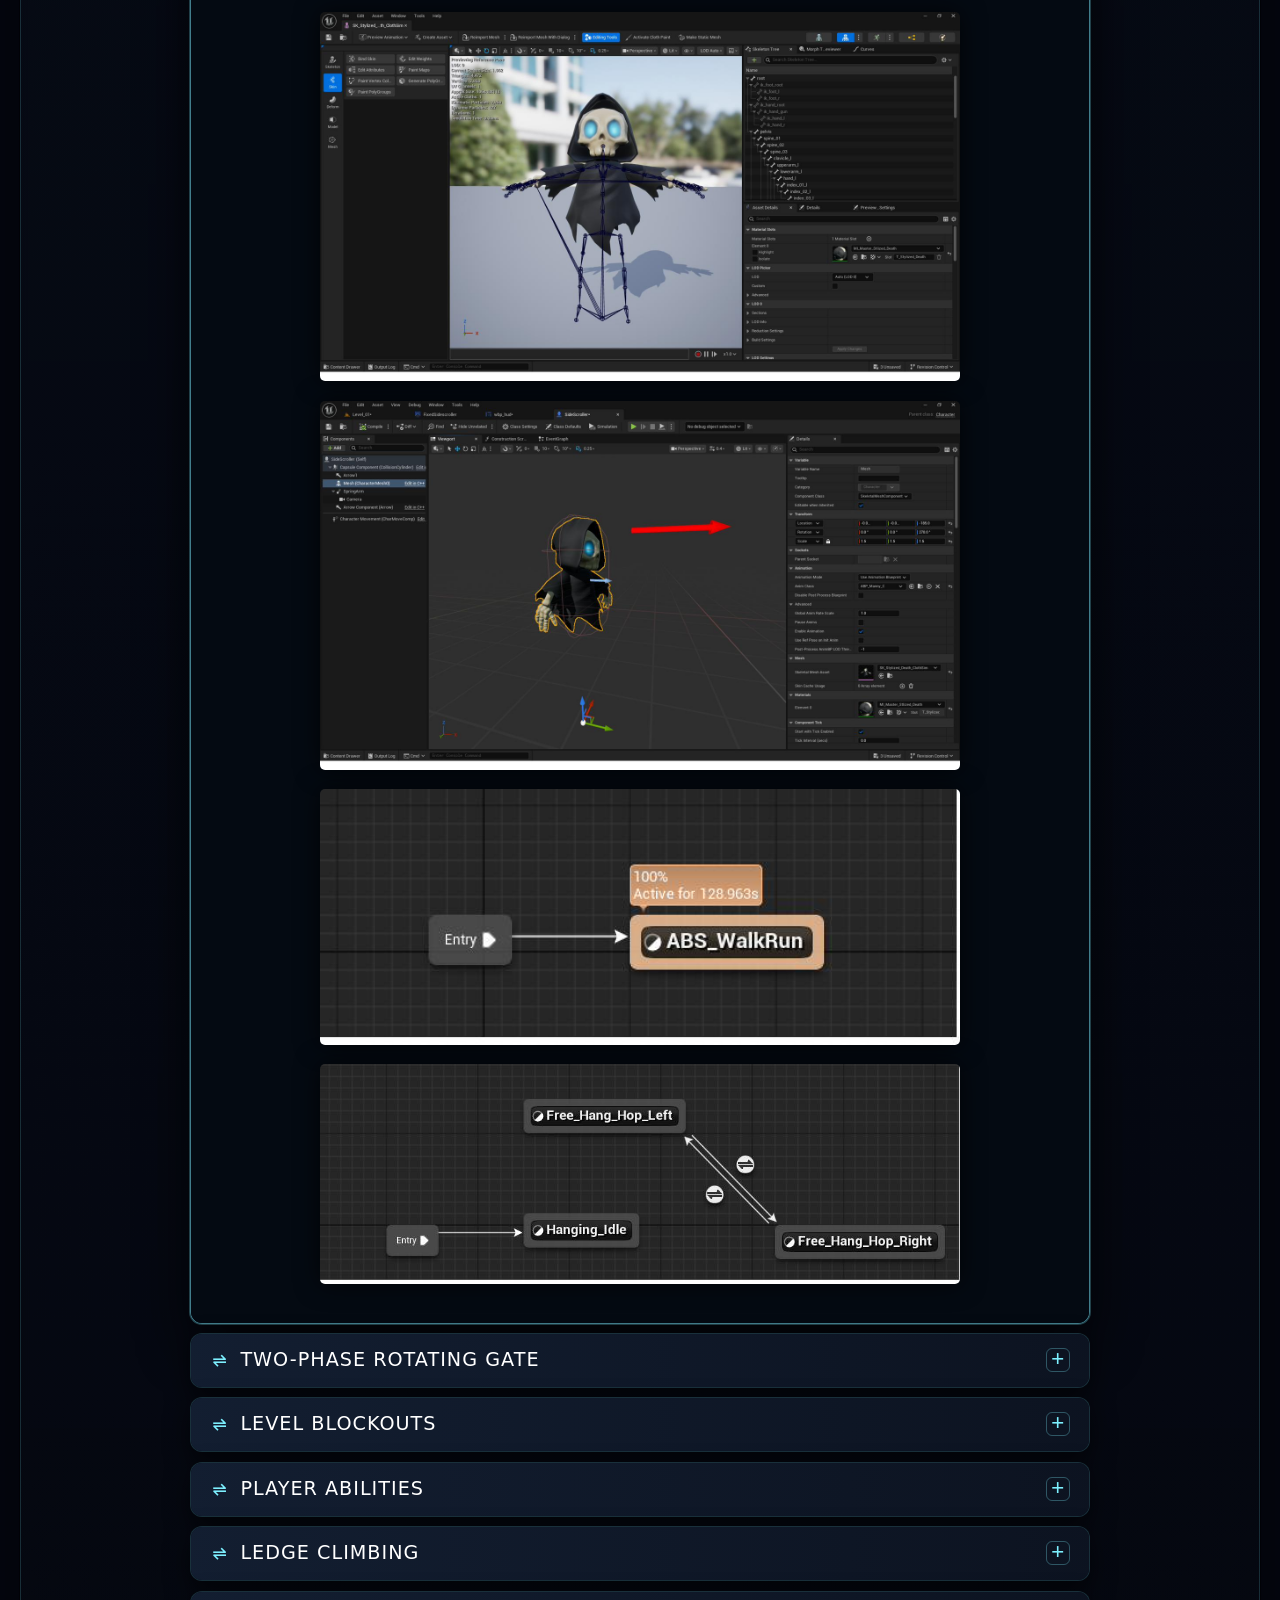
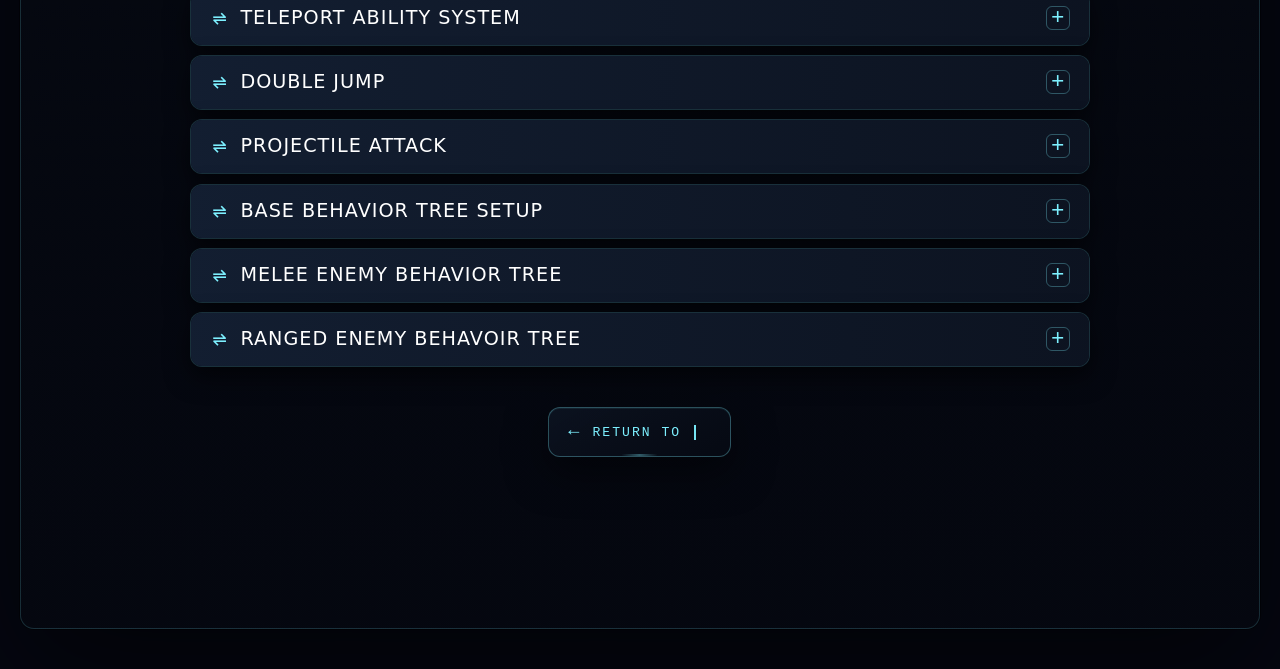
<file: combatfusion.html>
<!DOCTYPE html>
<html lang="en">
<head>
    <meta charset="UTF-8" />
    <title>Combat Fusion – Mahanthi Kannapalli</title>
    <meta name="viewport" content="width=device-width, initial-scale=1.0" />
    <link rel="preconnect" href="https://api.fontshare.com" crossorigin>
    <link href="https://unpkg.com/boxicons@2.1.4/css/boxicons.min.css" rel="stylesheet">
    <link rel="stylesheet" href="style.css">
</head>

<div id="loader">
    <div class="star-core"></div>

    <!-- Shockwaves -->
    <div class="star-wave wave-1"></div>
    <div class="star-wave wave-2"></div>

    <!-- Many particles -->
    <div class="star-particles">
        <span></span><span></span><span></span><span></span><span></span>
        <span></span><span></span><span></span><span></span><span></span>
        <span></span><span></span><span></span><span></span><span></span>
        <span></span><span></span><span></span><span></span><span></span>
    </div>
</div>

<body class="project-page" style="--project-bg: url('images/combat-fusion.png');" data-loader-focus="gameplay combat ai physics" data-loader-title="COMBAT FUSION" data-loader-tag="Loading combat systems">
  <!-- 🔹 special class ONLY on project pages -->

<!-- NAVBAR -->
<nav class="navbar" aria-label="Primary">
    <a href="index.html" class="logo brandmark" aria-label="Mahanthi Kannapalli — home"><span class="logo-badge" aria-hidden="true"><span class="logo-bracket">[</span><span class="logo-mono">MK</span><span class="logo-bracket">]</span></span><span class="logo-word"><span class="logo-first">MAHANTHI</span><span class="logo-last">KANNAPALLI</span></span></a>

    <!-- Mobile toggle (only shows on small screens) -->
    <button class="nav-toggle" type="button" aria-label="Open menu" aria-expanded="false">
        <span class="nav-toggle-icon" aria-hidden="true">
            <span></span><span></span><span></span>
        </span>
    </button>

    <ul class="nav-links">
    <li>
        <a href="index.html#about">
            <i class="bx bx-user"></i>
            <span>About</span>
        </a>
    </li>

    <li>
        <a href="index.html#projects">
            <i class="bx bx-briefcase-alt-2"></i>
            <span>Projects</span>
        </a>
    </li>

    <li>
        <a href="index.html#systems">
            <i class="bx bx-network-chart"></i>
            <span>Systems</span>
        </a>
    </li>

    <li>
        <a href="index.html#contact">
            <i class="bx bx-envelope"></i>
            <span>Contact</span>
        </a>
    </li>
    </ul>
</nav>

<!-- Mobile overlay (click to close) -->
<div class="nav-overlay" hidden></div>
  
  <div class="project-glass">
<!-- FIXED BACKGROUND HERO JUST FOR THIS PAGE -->
<header class="project-hero">
    <div class="project-hero-overlay">
        <span class="sys-eyebrow center"><span class="dot"></span> // GAME_MODULE · COMBAT_SYSTEMS</span>
        <h1>Combat Fusion</h1>
        <p>Combat Fusion – Unreal Engine 5</p>

        <div class="project-hero-tags">
            <span>Unreal 5</span>
            <span>Blueprints</span>
            <span>Hand Combat</span>
        </div>
    </div>
</header>

<main class="project-content">

        <!-- 🎥 GAMEPLAY VIDEO SECTION -->
        <section class="project-video-section">
            <h2 class="section-title">GAMEPLAY VIDEO</h2>
                <iframe
                  src="https://www.youtube.com/embed/gTxc9A_458g"
                  title="Combat Fusion – Gameplay"
                  frameborder="0"
                  allow="accelerometer; autoplay; clipboard-write; encrypted-media; gyroscope; picture-in-picture; web-share"
                  allowfullscreen
                ></iframe>
        </section>

    <!-- 🔽 DROPDOWN TABS / ACCORDION SECTION -->
        <section class="project-accordion-section">
            <h2 class="section-title">SYSTEMS & RESPONSIBILITIES</h2>

            <div class="accordion">

                <!-- ITEM 1 -->
                <div class="accordion-item open">
                    <button class="accordion-header">
                        <div class="accordion-left">
                            <i class="bx bx-transfer-alt"></i>
                            <span class="accordion-title">
                                CHARACTER SETUP
                            </span>
                        </div>
                        <span class="accordion-toggle-icon">+</span>
                    </button>
                    <div class="accordion-content">
                        <p>
                            Implementation of the player’s animation system in Unreal Engine — 
                            combining locomotion, jumping, ledge climbing, and attack states through 
                            layered state machines, blend poses, and animation notifies to manage 
                            seamless transitions and combat logic.
                        </p>
                        <!-- Example image (optional) -->
                        <img src="images/CharSetup_00.png" alt="FSM Blueprint" class="accordion-image">
                        <img src="images/CharSetup_01.png" alt="FSM Blueprint" class="accordion-image">
                        <img src="images/CharSetup_02.png" alt="FSM Blueprint" class="accordion-image">
                        <img src="images/CharSetup_03.png" alt="FSM Blueprint" class="accordion-image">
                    </div>
                </div>

                 <!-- ITEM 2 -->
                <div class="accordion-item">
                    <button class="accordion-header">
                        <div class="accordion-left">
                            <i class="bx bx-transfer-alt"></i>
                            <span class="accordion-title">
                                TWO-PHASE ROTATING GATE
                            </span>
                        </div>
                        <span class="accordion-toggle-icon">+</span>
                    </button>
                    <div class="accordion-content">
                        <p>
                            This Blueprint setup enables a gate to rotate clockwise on the 
                            first press and anticlockwise on the second press of the ‘R’ key. 
                            It uses a FlipFlop node to alternate the rotation direction, a 
                            Timeline to control smooth rotation, and Disable/Enable Input nodes 
                            with a short delay to prevent repeated triggers during rotation.
                        </p>
                        <!-- Example image (optional) -->
                        <img src="images/2-PRotGate.png" alt="FSM Blueprint" class="accordion-image">
                    </div>
                </div>

                <!-- ITEM 3 -->
                <div class="accordion-item">
                    <button class="accordion-header">
                        <div class="accordion-left">
                            <i class="bx bx-transfer-alt"></i>
                            <span class="accordion-title">
                                LEVEL BLOCKOUTS
                            </span>
                        </div>
                        <span class="accordion-toggle-icon">+</span>
                    </button>
                    <div class="accordion-content">
                        <!-- <p>
                            This part computes two core parameters:
                            WiHi: The total weighted impact of all successful hits.
                            PjMj: The accumulated penalty for missed or failed attacks.
                            Both are processed with time-based decay and stored for the final calculation, ensuring the player’s consistency and precision directly affect the attack rate.
                        </p> -->
                        <!-- Example image (optional) -->
                        <img src="images/LBlockout_00.png" alt="FSM Blueprint" class="accordion-image">
                        <img src="images/LBlockout_01.png" alt="FSM Blueprint" class="accordion-image">
                        <img src="images/LBlockout_02.png" alt="FSM Blueprint" class="accordion-image">
                        <img src="images/LBlockout_03.png" alt="FSM Blueprint" class="accordion-image">
                    </div>
                </div>

                 <!-- ITEM 4 -->
                <div class="accordion-item">
                    <button class="accordion-header">
                        <div class="accordion-left">
                            <i class="bx bx-transfer-alt"></i>
                            <span class="accordion-title">
                                PLAYER ABILITIES
                            </span>
                        </div>
                        <span class="accordion-toggle-icon">+</span>
                    </button>
                    <div class="accordion-content">
                        <!--<p>
                            This section handles temporal and gameplay gap adjustments. 
                            The summation of T accounts for the average attack timing intervals, 
                            while G integrates global gameplay modifiers such as overall combo flow or gap duration. 
                            These values stabilize the formula to maintain fairness and responsiveness.
                        </p> -->
                        <!-- Example image (optional) -->
                        <img src="images/PAbilities_00.png" alt="FSM Blueprint" class="accordion-image">
                        <img src="images/PAbilities_01.png" alt="FSM Blueprint" class="accordion-image">
                        <img src="images/PAbilities_02.png" alt="FSM Blueprint" class="accordion-image">
                        <img src="images/PAbilities_03.png" alt="FSM Blueprint" class="accordion-image">
                        <img src="images/PAbilities_04.png" alt="FSM Blueprint" class="accordion-image">
                        <img src="images/PAbilities_05.png" alt="FSM Blueprint" class="accordion-image">
                        <img src="images/PAbilities_06.png" alt="FSM Blueprint" class="accordion-image">
                    </div>
                </div>

                <!-- ITEM 5 -->
                <div class="accordion-item">
                    <button class="accordion-header">
                        <div class="accordion-left">
                            <i class="bx bx-transfer-alt"></i>
                            <span class="accordion-title">
                                LEDGE CLIMBING
                            </span>
                        </div>
                        <span class="accordion-toggle-icon">+</span>
                    </button>
                    <div class="accordion-content">
                        <p>
                           I implemented the ledge detection and movement system for the player. 
                            The first blueprint setup handles the ledge movement mechanics, 
                            allowing the character to move left and right along the ledge while 
                            maintaining smooth transitions and correct positioning. Each direction 
                            has its own logic flow that updates the player’s location and rotation 
                            using interpolation for natural movement.
                           I used multiple capsule and line traces to detect ledges in front 
                            of the player and determine the exact height and position of the ledge. 
                            Once detected, the system sets the proper ledge height location and 
                            aligns the character’s hands and body to match the ledge surface using 
                            Fix Char Location and Fix Char Rotation functions. This ensures the character 
                            correctly snaps to the ledge and interacts with it realistically during gameplay.
                        </p>
                        <!-- Example image (optional) -->
                        <img src="images/LClimb_02.png" alt="FSM Blueprint" class="accordion-image">
                        <img src="images/LClimb_00.png" alt="FSM Blueprint" class="accordion-image">
                        <img src="images/LClimb_01.png" alt="FSM Blueprint" class="accordion-image">
                    </div>
                </div>

                <!-- ITEM 6 -->
                <div class="accordion-item">
                    <button class="accordion-header">
                        <div class="accordion-left">
                            <i class="bx bx-transfer-alt"></i>
                            <span class="accordion-title">
                                TELEPORT ABILITY SYSTEM
                            </span>
                        </div>
                        <span class="accordion-toggle-icon">+</span>
                    </button>
                    <div class="accordion-content">
                        <p>
                           I created a teleport system for the player using Blueprints. 
                            When I press the right mouse button, a line trace checks for a 
                            valid location in front of the player. If it hits a surface, the 
                            player teleports to that point. Before teleporting, I made the mesh 
                            invisible and spawned visual effects (Gideon and Meteor effects) 
                            to enhance the teleport animation. The teleport movement is smoothly 
                            handled using the Move Component To node. Once the teleport ends, 
                            I made the mesh visible again, added a short delay, and destroyed the 
                            spawned effects to clean up the scene. The system is fully controlled 
                            with boolean checks to avoid repeated teleporting during execution.
                        </p>
                        <!-- Example image (optional) -->
                        <img src="images/TAbility_00.png" alt="FSM Blueprint" class="accordion-image">
                        <img src="images/TAbility_01.png" alt="FSM Blueprint" class="accordion-image">
                        <img src="images/TAbility_02.png" alt="FSM Blueprint" class="accordion-image">
                        <img src="images/TAbility_03.png" alt="FSM Blueprint" class="accordion-image">
                    </div>
                </div>

                 <!-- ITEM 7 -->
                <div class="accordion-item">
                    <button class="accordion-header">
                        <div class="accordion-left">
                            <i class="bx bx-transfer-alt"></i>
                            <span class="accordion-title">
                                DOUBLE JUMP
                            </span>
                        </div>
                        <span class="accordion-toggle-icon">+</span>
                    </button>
                    <div class="accordion-content">
                        <p>
                           In this setup, I created a Jump and Bounce Jump system that handles 
                            both normal and enhanced jumps. When the jump input is triggered, 
                            it first checks if the player is attached to a ledge and detaches 
                            if needed. Then, the player performs a jump, and a short delay 
                            increases the Jump Count. When the player reaches the bounce jump 
                            condition, a jump montage plays to visually enhance the motion before 
                            applying the launch force. Using the Launch Character node adds extra 
                            upward velocity, creating a smooth bounce effect. Finally, when the 
                            player lands, the Jump Count resets to maintain consistent jump control.
                        </p>
                        <!-- Example image (optional) -->
                        <img src="images/DJump_00.png" alt="FSM Blueprint" class="accordion-image">
                        <img src="images/DJump_01.png" alt="FSM Blueprint" class="accordion-image">
                        <img src="images/DJump_02.png" alt="FSM Blueprint" class="accordion-image">
                        <img src="images/DJump_03.png" alt="FSM Blueprint" class="accordion-image">
                    </div>
                </div>

                 <!-- ITEM 8 -->
                <div class="accordion-item">
                    <button class="accordion-header">
                        <div class="accordion-left">
                            <i class="bx bx-transfer-alt"></i>
                            <span class="accordion-title">
                                PROJECTILE ATTACK
                            </span>
                        </div>
                        <span class="accordion-toggle-icon">+</span>
                    </button>
                    <div class="accordion-content">
                        <p>
                           I created the Projectile Attack system for the player character. 
                            When the attack input is triggered, it checks if the projectile ability 
                            is active and then spawns a projectile in the direction the camera is facing. 
                            I used a Line Trace by Channel to get the hit location and calculate the 
                            direction from the player’s weapon to the target point. The projectile is 
                            spawned using a Transform location and rotation derived from the trace result 
                            to ensure accurate aiming. When the projectile hits an actor, it applies 
                            damage using the Apply Damage node, plays the impact effect, and triggers 
                            a hit reaction on the target. This setup makes the attack feel responsive 
                            and accurate, with proper collision and damage feedback on impact.
                        </p>
                        <!-- Example image (optional) -->
                        <img src="images/PAttack_00.png" alt="FSM Blueprint" class="accordion-image">
                        <img src="images/PAttack_01.png" alt="FSM Blueprint" class="accordion-image">
                    </div>
                </div>

                <!-- ITEM 9 -->
                <div class="accordion-item">
                    <button class="accordion-header">
                        <div class="accordion-left">
                            <i class="bx bx-transfer-alt"></i>
                            <span class="accordion-title">
                                BASE BEHAVIOR TREE SETUP
                            </span>
                        </div>
                        <span class="accordion-toggle-icon">+</span>
                    </button>
                    <div class="accordion-content">
                        <p>
                           This is my base behavior tree which defines the core AI logic 
                            shared by all enemy types. It uses blackboard-based conditions to 
                            switch between Frozen, Combat, Investigating, and Patrol (Passive) states. 
                            Each state runs its own subtree, allowing enemies to behave dynamically 
                            depending on their current state.
                        </p>
                        <!-- Example image (optional) -->
                        <img src="images/BaseBT.png" alt="FSM Blueprint" class="accordion-image">
                    </div>
                </div>

                <!-- ITEM 10 -->
                <div class="accordion-item">
                    <button class="accordion-header">
                        <div class="accordion-left">
                            <i class="bx bx-transfer-alt"></i>
                            <span class="accordion-title">
                                MELEE ENEMY BEHAVIOR TREE
                            </span>
                        </div>
                        <span class="accordion-toggle-icon">+</span>
                    </button>
                    <div class="accordion-content">
                        <p>
                           The melee enemy’s behavior tree is also derived from the base tree but 
                            focuses on close-range combat. In its Attack State, the enemy can equip 
                            or unequip its sword, block player attacks, and strafe around the player 
                            before attacking. It uses EQS for movement decisions and ensures the sword 
                            is unsheathed only during active combat, giving a more realistic melee behavior.
                        </p>
                        <!-- Example image (optional) -->
                        <img src="images/MeleeEnemyBT.png" alt="FSM Blueprint" class="accordion-image">
                    </div>
                </div>

                <!-- ITEM 11 -->
                <div class="accordion-item">
                    <button class="accordion-header">
                        <div class="accordion-left">
                            <i class="bx bx-transfer-alt"></i>
                            <span class="accordion-title">
                                RANGED ENEMY BEHAVOIR TREE
                            </span>
                        </div>
                        <span class="accordion-toggle-icon">+</span>
                    </button>
                    <div class="accordion-content">
                        <p>
                           For the ranged enemy, I duplicated the base behavior tree and added more complex logic. 
                            In the Attack State, the enemy uses a rifle to attack, can block player attacks, 
                            and will run and hide to heal when its health is low. After healing, it returns 
                            to combat. The system also includes movement to line of sight, strafing around 
                            the player, and dynamic positioning using EQS queries for smarter cover and attack points.
                        </p>
                        <!-- Example image (optional) -->
                        <img src="images/RangedEnemyBT.png" alt="FSM Blueprint" class="accordion-image">
                    </div>
                </div>


<!-- Back to main page -->
<a class="back-link backfx" href="index.html#projects" aria-label="RETURN TO THE GAME VAULT">
  <span class="backfx-arrow" aria-hidden="true">←</span>
  <span class="backfx-text" data-text="RETURN TO THE GAME VAULT">RETURN TO THE GAME VAULT</span>
  <span class="backfx-caret" aria-hidden="true"></span>
</a>

</main>
</div> <!-- /project-glass -->

<!-- ================== SCRIPTS ================== -->
<script>
document.addEventListener("DOMContentLoaded", function () {

    // Loader fade-out (THIS is what hides the loading screen)
    window.addEventListener("load", () => {
        document.getElementById("loader")?.classList.add("fade-out");
        document.body.classList.add("page-ready");
    });

    // Accordion
    document.querySelectorAll(".accordion-header").forEach(header => {
        header.addEventListener("click", () => {
            const item = header.parentElement;
            const content = item.querySelector(".accordion-content");
            const isOpen = item.classList.contains("open");

            document.querySelectorAll(".accordion-item.open").forEach(openItem => {
                if (openItem !== item) {
                    openItem.classList.remove("open");
                    openItem.querySelector(".accordion-content").style.maxHeight = 0;
                }
            });

            if (!isOpen) {
                item.classList.add("open");
                content.style.maxHeight = content.scrollHeight + "px";
            } else {
                item.classList.remove("open");
                content.style.maxHeight = 0;
            }
        });
    });

    // Keep already-open accordions sized correctly
    document.querySelectorAll(".accordion-item.open .accordion-content")
        .forEach(c => c.style.maxHeight = c.scrollHeight + "px");

    // ============================
    // Back-to-Games Auto Typewriter FX (Premium Loop)
    // ============================
    const backFX = document.querySelector(".back-link.backfx");
    if (backFX) {
        const textEl = backFX.querySelector(".backfx-text");
        const original = textEl?.dataset.text || textEl?.textContent || "Back to Games";

        let timer = null;

        // Premium timings (slow + intentional)
        const BASE_TYPE_MS = 150;     // main typing speed
        const RANDOM_JITTER = 80;     // human variation
        const FULL_HOLD_MS = 1800;    // pause after full text
        const RESTART_DELAY_MS = 900; // pause before restarting

        function clearTimers() {
            clearTimeout(timer);
            timer = null;
        }

        function startLoop() {
            if (!textEl) return;

            backFX.classList.add("is-typing");

            let i = 0;
            textEl.textContent = "";

            const typeNext = () => {
                i++;
                textEl.textContent = original.slice(0, i);

                if (i >= original.length) {
                    timer = setTimeout(() => {
                        textEl.textContent = "";
                        i = 0;
                        timer = setTimeout(typeNext, RESTART_DELAY_MS);
                    }, FULL_HOLD_MS);
                    return;
                }

                const ch = original[i - 1];
                const extra =
                    (ch === " " ? 80 : 0) +
                    (",.;:!?)".includes(ch) ? 160 : 0);

                const delay = BASE_TYPE_MS + Math.floor(Math.random() * RANDOM_JITTER) + extra;
                timer = setTimeout(typeNext, delay);
            };

            typeNext();
        }

        startLoop();

        document.addEventListener("visibilitychange", () => {
            clearTimers();
            if (!document.hidden) startLoop();
        });
    }

});
</script>

<script>
  (function () {
    const btn = document.querySelector(".nav-toggle");
    const links = document.querySelector(".nav-links");
    const overlay = document.querySelector(".nav-overlay");

    if (!btn || !links || !overlay) return;

    function openMenu() {
      document.body.classList.add("nav-open");
      btn.setAttribute("aria-expanded", "true");
      btn.setAttribute("aria-label", "Close menu");
      overlay.hidden = false;
    }

    function closeMenu() {
      document.body.classList.remove("nav-open");
      btn.setAttribute("aria-expanded", "false");
      btn.setAttribute("aria-label", "Open menu");
      overlay.hidden = true;
    }

    btn.addEventListener("click", () => {
      document.body.classList.contains("nav-open") ? closeMenu() : openMenu();
    });

    overlay.addEventListener("click", closeMenu);

    // Close when clicking a link (mobile)
    links.querySelectorAll("a").forEach(a => a.addEventListener("click", closeMenu));

    // Close on Escape
    window.addEventListener("keydown", (e) => {
      if (e.key === "Escape") closeMenu();
    });

    // If resized to desktop, ensure menu is reset
    window.addEventListener("resize", () => {
      if (window.innerWidth > 860) closeMenu();
    });
  })();
</script>

<!-- shared 3D / scroll / interaction engine -->
<script src="systems.js" defer></script>
</body>
</html>
</file>
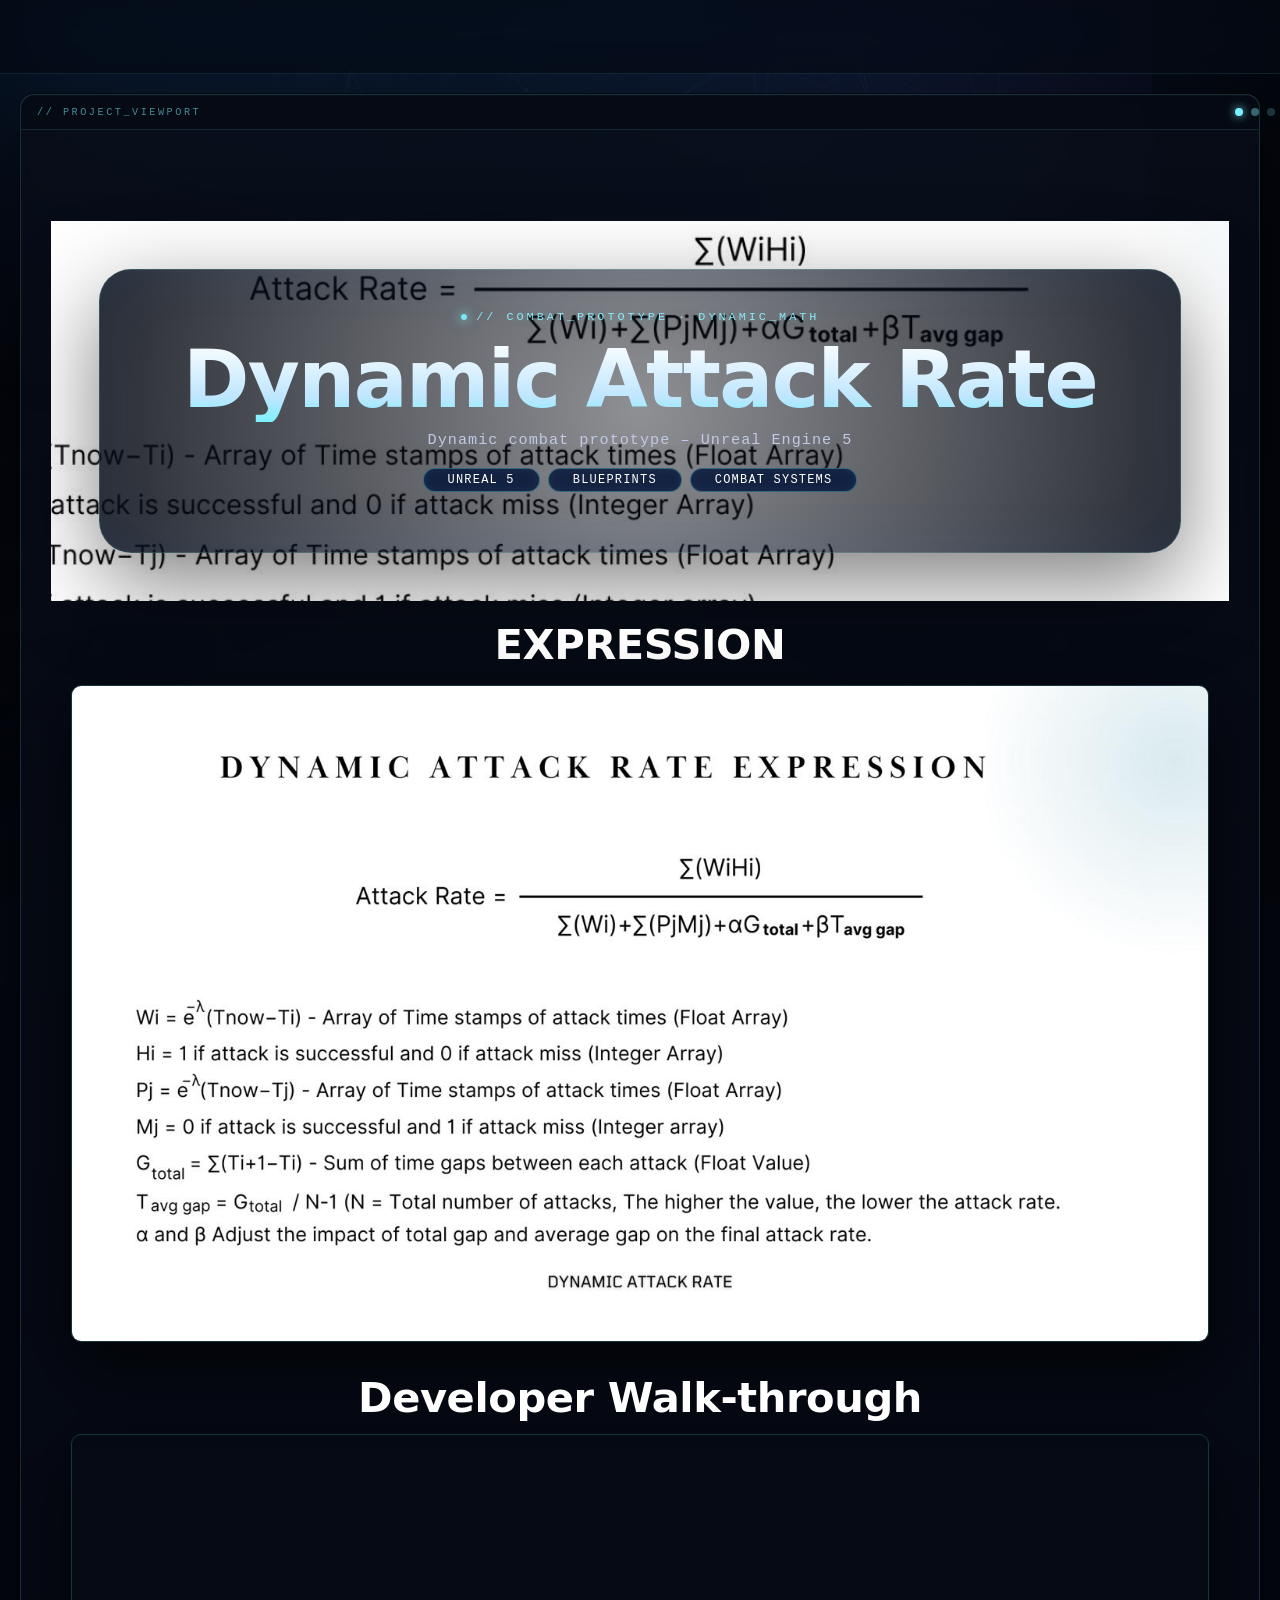
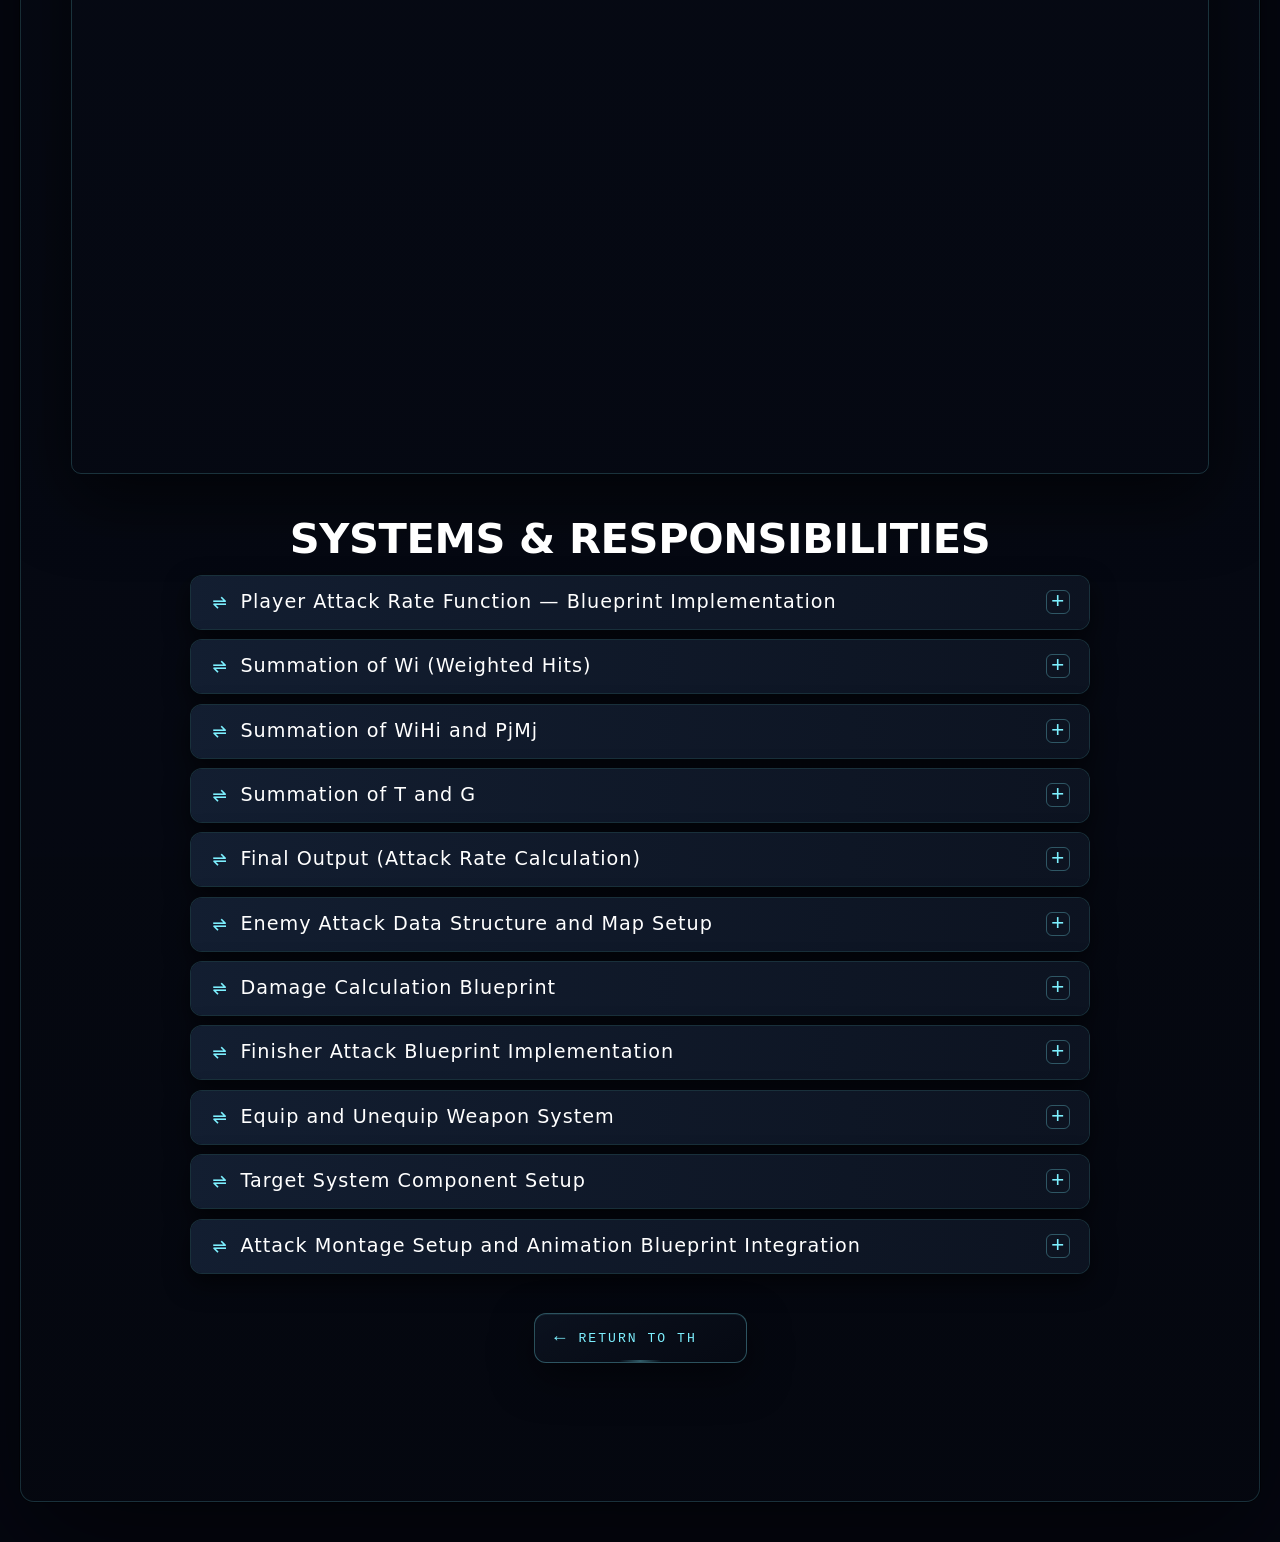
<file: dynamicattackrate.html>
<!DOCTYPE html>
<html lang="en">
<head>
    <meta charset="UTF-8" />
    <title>Dynamic Attack Rate – Mahanthi Kannapalli</title>
    <meta name="viewport" content="width=device-width, initial-scale=1.0" />

    <!-- Icons -->
    <link rel="preconnect" href="https://api.fontshare.com" crossorigin>
    <link href="https://unpkg.com/boxicons@2.1.4/css/boxicons.min.css" rel="stylesheet">

    <!-- Main Styles -->
    <link rel="stylesheet" href="style.css">
</head>

<body class="project-page" style="--project-bg: url('images/dynamic-attack-rate.png');" data-loader-focus="combat math gameplay systems" data-loader-title="DYNAMIC ATTACK RATE" data-loader-tag="Calibrating combat math">

<!-- ================== LOADER ================== -->
<div id="loader">
    <div class="star-core"></div>

    <div class="star-wave wave-1"></div>
    <div class="star-wave wave-2"></div>

    <div class="star-particles">
        <span></span><span></span><span></span><span></span><span></span>
        <span></span><span></span><span></span><span></span><span></span>
        <span></span><span></span><span></span><span></span><span></span>
        <span></span><span></span><span></span><span></span><span></span>
    </div>
</div>

<!-- NAVBAR -->
<nav class="navbar" aria-label="Primary">
    <a href="index.html" class="logo brandmark" aria-label="Mahanthi Kannapalli — home"><span class="logo-badge" aria-hidden="true"><span class="logo-bracket">[</span><span class="logo-mono">MK</span><span class="logo-bracket">]</span></span><span class="logo-word"><span class="logo-first">MAHANTHI</span><span class="logo-last">KANNAPALLI</span></span></a>

    <!-- Mobile toggle (only shows on small screens) -->
    <button class="nav-toggle" type="button" aria-label="Open menu" aria-expanded="false">
        <span class="nav-toggle-icon" aria-hidden="true">
            <span></span><span></span><span></span>
        </span>
    </button>

    <ul class="nav-links">
    <li>
        <a href="index.html#about">
            <i class="bx bx-user"></i>
            <span>About</span>
        </a>
    </li>

    <li>
        <a href="index.html#projects">
            <i class="bx bx-briefcase-alt-2"></i>
            <span>Projects</span>
        </a>
    </li>

    <li>
        <a href="index.html#systems">
            <i class="bx bx-network-chart"></i>
            <span>Systems</span>
        </a>
    </li>

    <li>
        <a href="index.html#contact">
            <i class="bx bx-envelope"></i>
            <span>Contact</span>
        </a>
    </li>
    </ul>
</nav>

<!-- Mobile overlay (click to close) -->
<div class="nav-overlay" hidden></div>


<!-- ================== PAGE WRAPPER ================== -->
<div class="project-glass">

<!-- ================== HERO ================== -->
<header class="project-hero">
    <div class="project-hero-overlay">
        <span class="sys-eyebrow center"><span class="dot"></span> // COMBAT_PROTOTYPE · DYNAMIC_MATH</span>
        <h1>Dynamic Attack Rate</h1>
        <p>Dynamic combat prototype – Unreal Engine 5</p>

        <div class="project-hero-tags">
            <span>Unreal 5</span>
            <span>Blueprints</span>
            <span>Combat Systems</span>
        </div>
    </div>
</header>

<!-- ================== CONTENT ================== -->
<main class="project-content">

<!-- ================== VIDEO SECTION ================== -->
<section class="project-video-section">
    <h2 class="section-title">EXPRESSION</h2>

    <div class="expression-image-block">
        <img src="images/dynamic-attack-rate.png" alt="Expression Image">
    </div>

    <h2 class="section-title">Developer Walk-through</h2>

    <iframe
            src="https://www.youtube.com/embed/bGgxUAT7d_k"
            title="Dynamic Attack Rate – Developer Walk-through"
            frameborder="0"
            allow="accelerometer; autoplay; clipboard-write; encrypted-media; gyroscope; picture-in-picture; web-share"
            allowfullscreen
        ></iframe>
</section>

<!-- ================== ACCORDION SECTION ================== -->
<section class="project-accordion-section">
<h2 class="section-title">SYSTEMS & RESPONSIBILITIES</h2>

<div class="accordion">

<!-- ITEM 1 -->
<div class="accordion-item">
<button class="accordion-header">
<div class="accordion-left">
<i class="bx bx-transfer-alt"></i>
<span class="accordion-title">
Player Attack Rate Function — Blueprint Implementation
</span>
</div>
<span class="accordion-toggle-icon">+</span>
</button>
<div class="accordion-content">
<p>
This Blueprint function calculates the player’s Dynamic Attack Rate by iterating
through stored combat data for each enemy. It performs multiple summations —
including weighted attack impact (WiHi), penalty modifiers (PjMj), and temporal
decay factors (T and G) — to produce a balanced metric reflecting real-time
combat performance.
</p>
<img src="images/DARBPImplementation.png" class="accordion-image" alt="">
</div>
</div>

<!-- ITEM 2 -->
<div class="accordion-item">
<button class="accordion-header">
<div class="accordion-left">
<i class="bx bx-transfer-alt"></i>
<span class="accordion-title">Summation of Wi (Weighted Hits)</span>
</div>
<span class="accordion-toggle-icon">+</span>
</button>
<div class="accordion-content">
<p>
Calculates the total contribution of each successful attack weighted by importance,
using exponential decay to reduce the influence of older actions.
</p>
<img src="images/SumofWi.png" class="accordion-image" alt="">
</div>
</div>

<!-- ITEM 3 -->
<div class="accordion-item">
<button class="accordion-header">
<div class="accordion-left">
<i class="bx bx-transfer-alt"></i>
<span class="accordion-title">Summation of WiHi and PjMj</span>
</div>
<span class="accordion-toggle-icon">+</span>
</button>
<div class="accordion-content">
<p>
Computes the weighted impact of successful hits (WiHi) and accumulated penalties
for missed attacks (PjMj), both processed with time-based decay.
</p>
<img src="images/SumofWiHiandPjMj.png" class="accordion-image" alt="">
</div>
</div>

<!-- ITEM 4 -->
<div class="accordion-item">
<button class="accordion-header">
<div class="accordion-left">
<i class="bx bx-transfer-alt"></i>
<span class="accordion-title">Summation of T and G</span>
</div>
<span class="accordion-toggle-icon">+</span>
</button>
<div class="accordion-content">
<p>
Handles temporal spacing and global gameplay gap modifiers to stabilize the
dynamic formula and maintain fairness.
</p>
<img src="images/SumofTandG.png" class="accordion-image" alt="">
</div>
</div>

<!-- ITEM 5 -->
<div class="accordion-item">
<button class="accordion-header">
<div class="accordion-left">
<i class="bx bx-transfer-alt"></i>
<span class="accordion-title">Final Output (Attack Rate Calculation)</span>
</div>
<span class="accordion-toggle-icon">+</span>
</button>
<div class="accordion-content">
<p>
Combines all calculated parameters into a normalized Attack Rate output that
drives combat performance and ability unlocks.
</p>
<img src="images/FinalOutput.png" class="accordion-image" alt="">
</div>
</div>

<!-- ITEM 6 -->
<div class="accordion-item">
<button class="accordion-header">
<div class="accordion-left">
<i class="bx bx-transfer-alt"></i>
<span class="accordion-title">Enemy Attack Data Structure and Map Setup</span>
</div>
<span class="accordion-toggle-icon">+</span>
</button>
<div class="accordion-content">
<p>
Defines EnemyAttackData structures and maps to track per-enemy combat history,
ensuring accurate and isolated calculations.
</p>
<img src="images/DSandMapSetup_01.png" class="accordion-image" alt="">
<img src="images/DSandMapSetup_02.png" class="accordion-image" alt="">
</div>
</div>

<!-- ITEM 7 -->
<div class="accordion-item">
<button class="accordion-header">
<div class="accordion-left">
<i class="bx bx-transfer-alt"></i>
<span class="accordion-title">Damage Calculation Blueprint</span>
</div>
<span class="accordion-toggle-icon">+</span>
</button>
<div class="accordion-content">
<p>
Handles hit detection, damage application, attack data logging, and feedback
triggering for responsive combat interactions.
</p>
<img src="images/DamageCalBP.png" class="accordion-image" alt="">
</div>
</div>

<!-- ITEM 8 -->
<div class="accordion-item">
<button class="accordion-header">
<div class="accordion-left">
<i class="bx bx-transfer-alt"></i>
<span class="accordion-title">Finisher Attack Blueprint Implementation</span>
</div>
<span class="accordion-toggle-icon">+</span>
</button>
<div class="accordion-content">
<p>
Executes cinematic finisher attacks using root motion, targeting logic,
state locking, and data resets.
</p>
<img src="images/FinisherAttackBP.png" class="accordion-image" alt="">
</div>
</div>

<!-- ITEM 9 -->
<div class="accordion-item">
<button class="accordion-header">
<div class="accordion-left">
<i class="bx bx-transfer-alt"></i>
<span class="accordion-title">Equip and Unequip Weapon System</span>
</div>
<span class="accordion-toggle-icon">+</span>
</button>
<div class="accordion-content">
<p>
Mouse-wheel driven weapon equip and sheath system with animation and socket
attachment handling.
</p>
<img src="images/EquipandUnequip.png" class="accordion-image" alt="">
</div>
</div>

<!-- ITEM 10 -->
<div class="accordion-item">
<button class="accordion-header">
<div class="accordion-left">
<i class="bx bx-transfer-alt"></i>
<span class="accordion-title">Target System Component Setup</span>
</div>
<span class="accordion-toggle-icon">+</span>
</button>
<div class="accordion-content">
<p>
Modular targeting component handling enemy locking, switching, and camera focus.
</p>
<img src="images/TargetandCompSetup_01.png" class="accordion-image" alt="">
<img src="images/TargetandCompSetup_02.png" class="accordion-image" alt="">
</div>
</div>

<!-- ITEM 11 -->
<div class="accordion-item">
<button class="accordion-header">
<div class="accordion-left">
<i class="bx bx-transfer-alt"></i>
<span class="accordion-title">
Attack Montage Setup and Animation Blueprint Integration
</span>
</div>
<span class="accordion-toggle-icon">+</span>
</button>
<div class="accordion-content">
<p>
Integrates attack montages with animation notifies for damage timing,
combo control, and finisher activation.
</p>
<img src="images/ABP_01.png" class="accordion-image" alt="">
<img src="images/ABP_02.png" class="accordion-image" alt="">
</div>
</div>

</div>
</section>

<!-- ================== BACK LINK ================== -->
<a class="back-link backfx" href="index.html#projects">
<span class="backfx-arrow">←</span>
<span class="backfx-text" data-text="RETURN TO THE GAME VAULT">
RETURN TO THE GAME VAULT
</span>
<span class="backfx-caret"></span>
</a>

</main>
</div>

<!-- ================== SCRIPT ================== -->
<script>
document.addEventListener("DOMContentLoaded", function () {

window.addEventListener("load", () => {
document.getElementById("loader")?.classList.add("fade-out");
document.body.classList.add("page-ready");
});

document.querySelectorAll(".accordion-header").forEach(header => {
header.addEventListener("click", () => {
const item = header.parentElement;
const content = item.querySelector(".accordion-content");
const isOpen = item.classList.contains("open");

document.querySelectorAll(".accordion-item.open").forEach(openItem => {
if (openItem !== item) {
openItem.classList.remove("open");
openItem.querySelector(".accordion-content").style.maxHeight = 0;
}
});

if (!isOpen) {
item.classList.add("open");
content.style.maxHeight = content.scrollHeight + "px";
} else {
item.classList.remove("open");
content.style.maxHeight = 0;
}
});
});

const backFX = document.querySelector(".back-link.backfx");
if (backFX) {
const textEl = backFX.querySelector(".backfx-text");
const original = textEl.dataset.text;
let timer = null;

function startLoop() {
let i = 0;
textEl.textContent = "";

function typeNext() {
i++;
textEl.textContent = original.slice(0, i);
if (i >= original.length) {
setTimeout(() => startLoop(), 2500);
return;
}
setTimeout(typeNext, 150 + Math.random() * 80);
}
typeNext();
}
startLoop();
}

});
</script>

<script>
  (function () {
    const btn = document.querySelector(".nav-toggle");
    const links = document.querySelector(".nav-links");
    const overlay = document.querySelector(".nav-overlay");

    if (!btn || !links || !overlay) return;

    function openMenu() {
      document.body.classList.add("nav-open");
      btn.setAttribute("aria-expanded", "true");
      btn.setAttribute("aria-label", "Close menu");
      overlay.hidden = false;
    }

    function closeMenu() {
      document.body.classList.remove("nav-open");
      btn.setAttribute("aria-expanded", "false");
      btn.setAttribute("aria-label", "Open menu");
      overlay.hidden = true;
    }

    btn.addEventListener("click", () => {
      document.body.classList.contains("nav-open") ? closeMenu() : openMenu();
    });

    overlay.addEventListener("click", closeMenu);

    // Close when clicking a link (mobile)
    links.querySelectorAll("a").forEach(a => a.addEventListener("click", closeMenu));

    // Close on Escape
    window.addEventListener("keydown", (e) => {
      if (e.key === "Escape") closeMenu();
    });

    // If resized to desktop, ensure menu is reset
    window.addEventListener("resize", () => {
      if (window.innerWidth > 860) closeMenu();
    });
  })();
</script>

<!-- shared 3D / scroll / interaction engine -->
<script src="systems.js" defer></script>
</body>
</html>
</file>
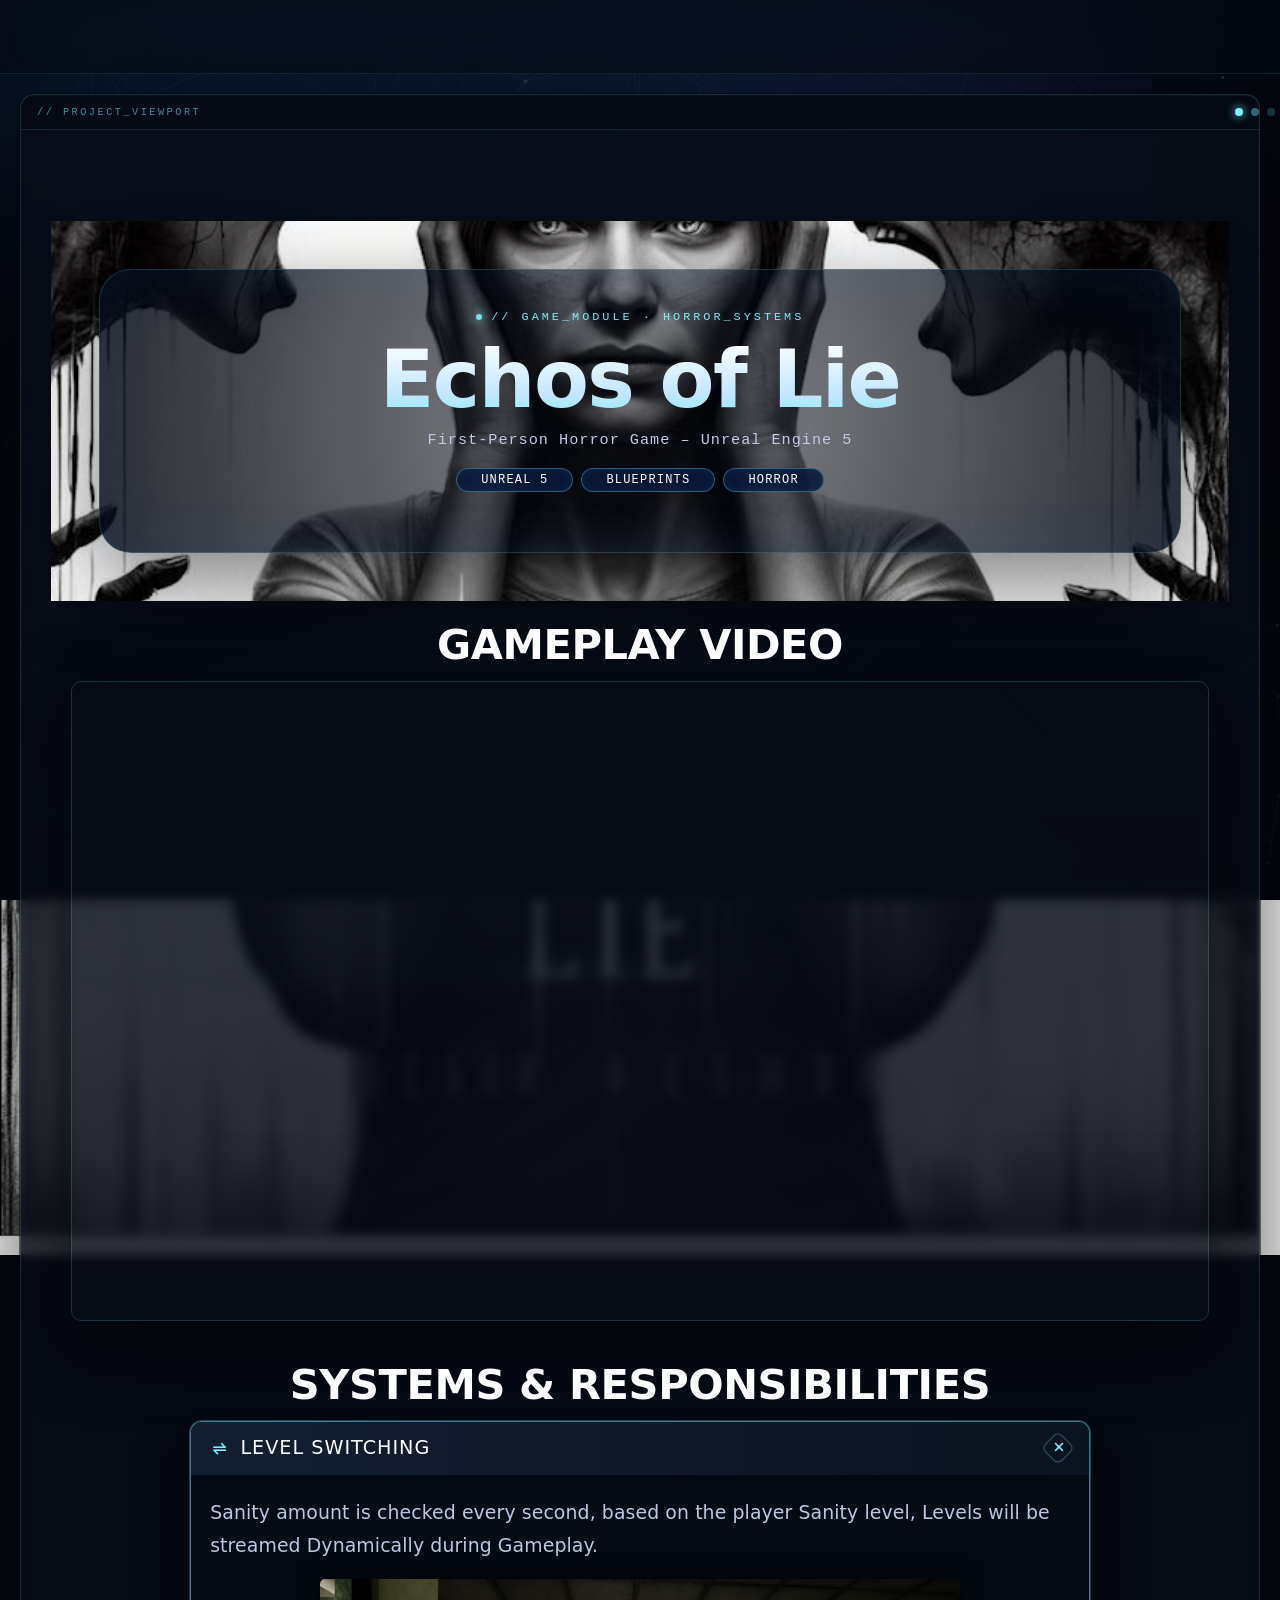
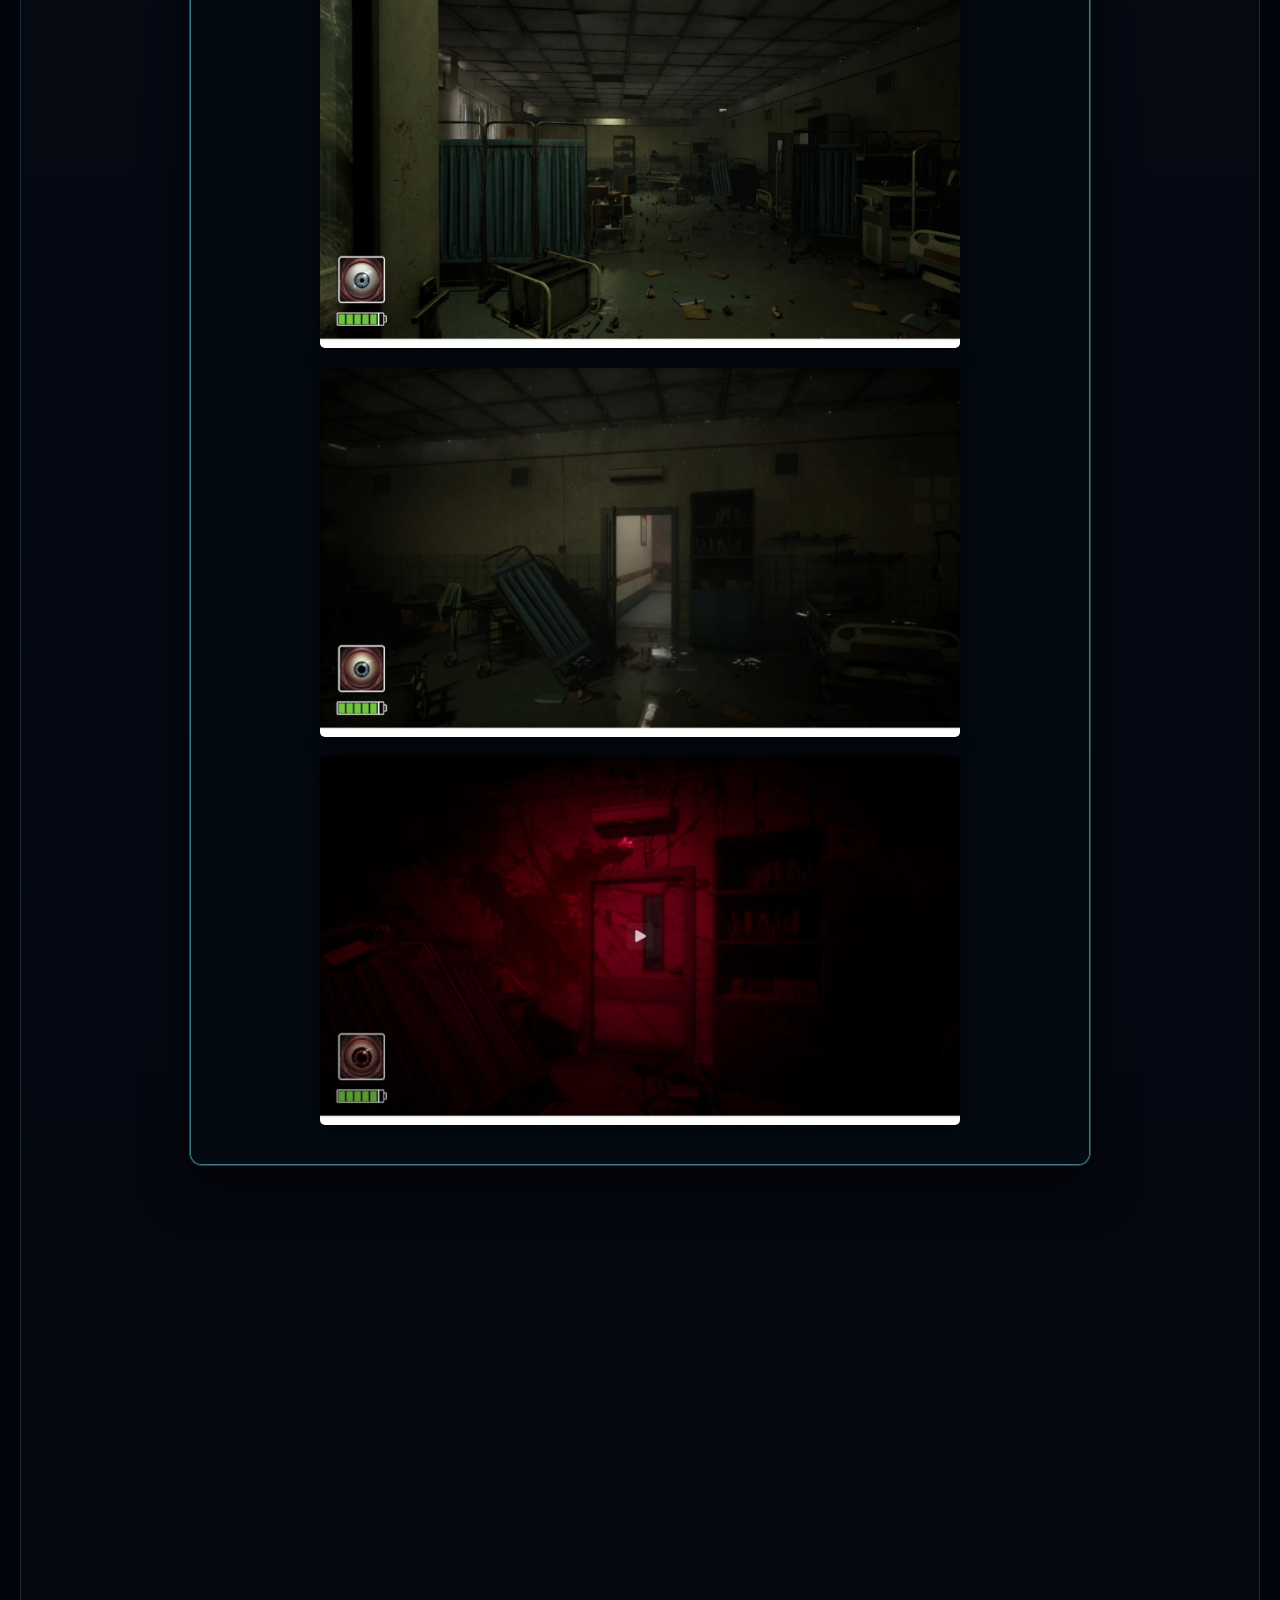
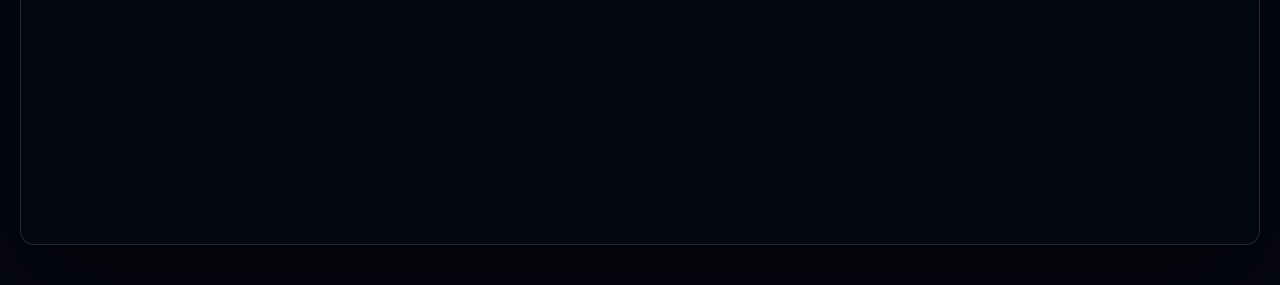
<file: echos-of-lie.html>
<!DOCTYPE html>
<html lang="en">
<head>
    <meta charset="UTF-8" />
    <title>Echos of Lie – Mahanthi Kannapalli</title>
    <meta name="viewport" content="width=device-width, initial-scale=1.0" />

    <!-- Icons -->
    <link rel="preconnect" href="https://api.fontshare.com" crossorigin>
    <link href="https://unpkg.com/boxicons@2.1.4/css/boxicons.min.css" rel="stylesheet">

    <!-- Main styles -->
    <link rel="stylesheet" href="style.css">
</head>
<body class="project-page" style="--project-bg: url('images/echos-of-lie.png');" data-loader-focus="gameplay ai systems narrative" data-loader-title="ECHOS OF LIE" data-loader-tag="Loading horror systems">

<!-- ================== LOADER ================== -->
<div id="loader">
    <div class="star-core"></div>

    <div class="star-wave wave-1"></div>
    <div class="star-wave wave-2"></div>

    <div class="star-particles">
        <span></span><span></span><span></span><span></span><span></span>
        <span></span><span></span><span></span><span></span><span></span>
        <span></span><span></span><span></span><span></span><span></span>
        <span></span><span></span><span></span><span></span>
    </div>
</div>

<!-- NAVBAR -->
<nav class="navbar" aria-label="Primary">
    <a href="index.html" class="logo brandmark" aria-label="Mahanthi Kannapalli — home"><span class="logo-badge" aria-hidden="true"><span class="logo-bracket">[</span><span class="logo-mono">MK</span><span class="logo-bracket">]</span></span><span class="logo-word"><span class="logo-first">MAHANTHI</span><span class="logo-last">KANNAPALLI</span></span></a>

    <!-- Mobile toggle (only shows on small screens) -->
    <button class="nav-toggle" type="button" aria-label="Open menu" aria-expanded="false">
        <span class="nav-toggle-icon" aria-hidden="true">
            <span></span><span></span><span></span>
        </span>
    </button>

    <ul class="nav-links">
    <li>
        <a href="index.html#about">
            <i class="bx bx-user"></i>
            <span>About</span>
        </a>
    </li>

    <li>
        <a href="index.html#projects">
            <i class="bx bx-briefcase-alt-2"></i>
            <span>Projects</span>
        </a>
    </li>

    <li>
        <a href="index.html#systems">
            <i class="bx bx-network-chart"></i>
            <span>Systems</span>
        </a>
    </li>

    <li>
        <a href="index.html#contact">
            <i class="bx bx-envelope"></i>
            <span>Contact</span>
        </a>
    </li>
    </ul>
</nav>

<!-- Mobile overlay (click to close) -->
<div class="nav-overlay" hidden></div>

<!-- ================== GLASS WRAPPER (ALL CONTENT) ================== -->
<div class="project-glass">

    <!-- ================== HERO (GAME TITLE + TAGS) ================== -->
    <header class="project-hero">
        <div class="project-hero-overlay">
            <span class="sys-eyebrow center"><span class="dot"></span> // GAME_MODULE · HORROR_SYSTEMS</span>
        <h1>Echos of Lie</h1>
            <p>First-Person Horror Game – Unreal Engine 5</p>

            <div class="project-hero-tags">
                <span>Unreal 5</span>
                <span>Blueprints</span>
                <span>Horror</span>
            </div>
        </div>
    </header>

    <!-- ================== MAIN CONTENT ================== -->
    <main class="project-content">

        <!-- 🎥 GAMEPLAY VIDEO SECTION -->
        <section class="project-video-section">
    <h2 class="section-title">GAMEPLAY VIDEO</h2>
        <iframe
            src="https://www.youtube.com/embed/IXkhcE3dNX0?si=AmenC_4S_tS9IC3n"
            title="Echos of Lie – Gameplay"
            frameborder="0"
            allow="accelerometer; autoplay; clipboard-write; encrypted-media; gyroscope; picture-in-picture; web-share"
            allowfullscreen
        ></iframe>
</section>

        <!-- 🔽 DROPDOWN TABS / ACCORDION SECTION -->
        <section class="project-accordion-section">
            <h2 class="section-title">SYSTEMS & RESPONSIBILITIES</h2>

            <div class="accordion">

                <!-- ITEM 1 -->
                <div class="accordion-item open">
                    <button class="accordion-header">
                        <div class="accordion-left">
                            <i class="bx bx-transfer-alt"></i>
                            <span class="accordion-title">
                                LEVEL SWITCHING
                            </span>
                        </div>
                        <span class="accordion-toggle-icon">+</span>
                    </button>
                    <div class="accordion-content">
                        <p>
                            Sanity amount is checked every second,
                            based on the player Sanity level, Levels
                            will be streamed Dynamically during Gameplay.
                        </p>
                        <!-- Example image (optional) -->
                        <img src="images/LevelSwitch_00.png" alt="FSM Blueprint" class="accordion-image">
                        <img src="images/LevelSwitch_01.png" alt="FSM Blueprint" class="accordion-image">
                        <img src="images/LevelSwitch_02.png" alt="FSM Blueprint" class="accordion-image">
                    </div>
                </div>

                <!-- ITEM 2 -->
                <div class="accordion-item">
                    <button class="accordion-header">
                        <div class="accordion-left">
                            <i class="bx bxs-brain"></i>
                            <span class="accordion-title">
                                SANITY EFFECT
                            </span>
                        </div>
                        <span class="accordion-toggle-icon">+</span>
                    </button>
                    <div class="accordion-content">
                        <p>
                            Increase in Sanity will cause player to feel hallucinating
                            with slowing down all the player actions.
                        </p>
                        <p>
                            To show screen effects I’ve changed the post-process
                            settings of FPS camera in First Person Blueprint for
                            few seconds and made it back to normal.
                        </p>
                        <img src="images/SanityEffect_00.png" alt="FSM Blueprint" class="accordion-image">
                        <img src="images/SanityEffect_01.png" alt="FSM Blueprint" class="accordion-image">
                        <img src="images/SanityEffect_02.png" alt="FSM Blueprint" class="accordion-image">
                    </div>
                </div>

                <!-- ITEM 3 -->
                <div class="accordion-item">
                    <button class="accordion-header">
                        <div class="accordion-left">
                            <i class="bx bx-headphone"></i>
                            <span class="accordion-title">
                                LISTEN MODE
                            </span>
                        </div>
                        <span class="accordion-toggle-icon">+</span>
                    </button>
                    <div class="accordion-content">
                        <p>
                            Enemies can be seen through walls
                        </p>
                        <p>
                            Created a Post-Process Material and added in Material
                            Asset for Post-Process Volume, changed the value with
                            RMB clicked during gameplay.
                        </p>
                        <p>
                            This material when activated changed the whole into
                            the b/w effect and shows the actors that has Stencil
                            Value more than 1 in red colored even through the walls.
                        </p>
                        <p>
                            I only want to see enemies through the walls,
                            so I changed the custom Stencil Depth value of
                            Enemy actors to 2.
                        </p>
                        <img src="images/ListenMode_00.png" alt="FSM Blueprint" class="accordion-image">
                        <img src="images/ListenMode_01.png" alt="FSM Blueprint" class="accordion-image">
                        <img src="images/ListenMode_02.png" alt="FSM Blueprint" class="accordion-image">
                        <img src="images/ListenMode_03.png" alt="FSM Blueprint" class="accordion-image">
                        <img src="images/ListenMode_04.png" alt="FSM Blueprint" class="accordion-image">
                        <img src="images/ListenMode_05.png" alt="FSM Blueprint" class="accordion-image">
                    </div>
                </div>

                <!-- ITEM 4 -->
                <div class="accordion-item">
                    <button class="accordion-header">
                        <div class="accordion-left">
                            <i class="bx bx-low-vision"></i>
                            <span class="accordion-title">
                                CLOAK MODE
                            </span>
                        </div>
                        <span class="accordion-toggle-icon">+</span>
                    </button>
                    <div class="accordion-content">
                        <p>
                            Player can be able to hide in the locker,
                            will make enemy to forget about the player
                            and behaves normal until sees again.
                        </p>
                        <img src="images/CloakMode_00.png" alt="FSM Blueprint" class="accordion-image">
                        <img src="images/CloakMode_01.png" alt="FSM Blueprint" class="accordion-image">
                        <img src="images/CloakMode_02.png" alt="FSM Blueprint" class="accordion-image">
                        <img src="images/CloakMode_03.png" alt="FSM Blueprint" class="accordion-image">
                    </div>
                </div>
                <!-- ITEM 5 -->
                <div class="accordion-item">
                    <button class="accordion-header">
                        <div class="accordion-left">
                            <i class="bx bx-target-lock"></i>
                            <span class="accordion-title">
                                LOCK TARGET AND ATTACK MECHANICS
                            </span>
                        </div>
                        <span class="accordion-toggle-icon">+</span>
                    </button>
                    <div class="accordion-content">
                        <p>
                            Used an Actor Component Blueprint to write down
                            Target Lock system, attack mechanics including
                            Combo attacks where player can be able to lock the
                            camera to the specific enemy the player targeting
                            to and attack.
                        </p>
                        <img src="images/LockAndAttack_00.png" alt="FSM Blueprint" class="accordion-image">
                        <img src="images/LockAndAttack_01.png" alt="FSM Blueprint" class="accordion-image">
                        <img src="images/LockAndAttack_02.png" alt="FSM Blueprint" class="accordion-image">
                        <img src="images/LockAndAttack_03.png" alt="FSM Blueprint" class="accordion-image">
                    </div>
                </div>

                <!-- ITEM 6 -->
                <div class="accordion-item">
                    <button class="accordion-header">
                        <div class="accordion-left">
                            <i class="bx bx-walk"></i>
                            <span class="accordion-title">
                                DYNAMIC FOOTSTEP SOUND
                            </span>
                        </div>
                        <span class="accordion-toggle-icon">+</span>
                    </button>
                    <div class="accordion-content">
                        <p>
                            Used an Anim Notifier Blueprint to play sound
                            at each step and created physics materials for the
                            specific type of the floor to adjust sound dynamically.
                        </p>
                        <img src="images/DFootSound_00.png" alt="FSM Blueprint" class="accordion-image">
                        <img src="images/DFootSound_01.png" alt="FSM Blueprint" class="accordion-image">
                        <img src="images/DFootSound_02.png" alt="FSM Blueprint" class="accordion-image">
                    </div>
                </div>

                <!-- ITEM 7 -->
                <div class="accordion-item">
                    <button class="accordion-header">
                        <div class="accordion-left">
                            <i class="bx bx-time-five"></i>
                            <span class="accordion-title">
                                QUICK TIME EVENT (QTE) SYSTEM SETUP
                            </span>
                        </div>
                        <span class="accordion-toggle-icon">+</span>
                    </button>
                    <div class="accordion-content">
                        <p>
                            I designed the Quick Time Event (QTE) system using a
                            combination of structures, enums, and macros for better
                            organization and modularity.
                        </p>
                        <p>
                            I created an ENUM_EventState to define different
                            event states such as Waiting, Success, TimeUp, and
                            IncorrectKey. Then, I built multiple structures like
                            S_EventData (for key input, screen position, and time
                            tracking), S_CameraTransition (for smooth camera changes
                            during QTEs), and S_EventWidget (for UI anchor, alignment,
                            and offset details).
                        </p>
                        <p>
                            All these elements connect through the StartQuickTimeEvent
                            Macro, which manages event flow—starting from player input
                            detection, triggering UI feedback, checking success or
                            failure conditions, and finally transitioning cameras
                            smoothly based on results.
                        </p>
                        <p>
                            This setup allows each QTE to have its own customizable
                            parameters like duration, screen position, and camera
                            blend time while keeping the system reusable and easy
                            to update.
                        </p>
                        <img src="images/QTE_00.png" alt="FSM Blueprint" class="accordion-image">
                        <img src="images/QTE_01.png" alt="FSM Blueprint" class="accordion-image">
                        <img src="images/QTE_02.png" alt="FSM Blueprint" class="accordion-image">
                        <img src="images/QTE_03.png" alt="FSM Blueprint" class="accordion-image">
                        <img src="images/QTE_04.png" alt="FSM Blueprint" class="accordion-image">
                        <img src="images/QTE_05.png" alt="FSM Blueprint" class="accordion-image">
                        <img src="images/QTE_06.png" alt="FSM Blueprint" class="accordion-image">
                        <img src="images/QTE_07.png" alt="FSM Blueprint" class="accordion-image">
                        <img src="images/QTE_08.png" alt="FSM Blueprint" class="accordion-image">
                    </div>
                </div>

                <!-- ITEM 8 -->
                <div class="accordion-item">
                    <button class="accordion-header">
                        <div class="accordion-left">
                            <i class="bx bx-bell"></i>
                            <span class="accordion-title">
                                ANIMATED POP-UP NOTIFICATION
                            </span>
                        </div>
                        <span class="accordion-toggle-icon">+</span>
                    </button>
                    <div class="accordion-content">
                        <p>
                            Created animated pop-up text for objectives,
                            controls, and player instructions during gameplay.
                            The text smoothly appears from the top-right corner
                            of the screen with a sound effect.
                        </p>
                        <img src="images/AnimNot_00.png" alt="FSM Blueprint" class="accordion-image">
                        <img src="images/AnimNot_01.png" alt="FSM Blueprint" class="accordion-image">
                        <img src="images/AnimNot_02.png" alt="FSM Blueprint" class="accordion-image">
                        <img src="images/AnimNot_03.png" alt="FSM Blueprint" class="accordion-image">
                    </div>
                </div>

            </div>
        </section>

<!-- Back to main page -->
<a class="back-link backfx" href="index.html#projects" aria-label="RETURN TO THE GAME VAULT">
  <span class="backfx-arrow" aria-hidden="true">←</span>
  <span class="backfx-text" data-text="RETURN TO THE GAME VAULT">RETURN TO THE GAME VAULT</span>
  <span class="backfx-caret" aria-hidden="true"></span>
</a>
        
</div> <!-- /project-glass -->

<!-- ================== SCRIPTS ================== -->
<script>
document.addEventListener("DOMContentLoaded", function () {

    // Loader fade-out (THIS is what hides the loading screen)
    window.addEventListener("load", () => {
        document.getElementById("loader")?.classList.add("fade-out");
        document.body.classList.add("page-ready");
    });

    // Accordion
    document.querySelectorAll(".accordion-header").forEach(header => {
        header.addEventListener("click", () => {
            const item = header.parentElement;
            const content = item.querySelector(".accordion-content");
            const isOpen = item.classList.contains("open");

            document.querySelectorAll(".accordion-item.open").forEach(openItem => {
                if (openItem !== item) {
                    openItem.classList.remove("open");
                    openItem.querySelector(".accordion-content").style.maxHeight = 0;
                }
            });

            if (!isOpen) {
                item.classList.add("open");
                content.style.maxHeight = content.scrollHeight + "px";
            } else {
                item.classList.remove("open");
                content.style.maxHeight = 0;
            }
        });
    });

    // Keep already-open accordions sized correctly
    document.querySelectorAll(".accordion-item.open .accordion-content")
        .forEach(c => c.style.maxHeight = c.scrollHeight + "px");

    // ============================
    // Back-to-Games Auto Typewriter FX (Premium Loop)
    // ============================
    const backFX = document.querySelector(".back-link.backfx");
    if (backFX) {
        const textEl = backFX.querySelector(".backfx-text");
        const original = textEl?.dataset.text || textEl?.textContent || "Back to Games";

        let timer = null;

        // Premium timings (slow + intentional)
        const BASE_TYPE_MS = 150;     // main typing speed
        const RANDOM_JITTER = 80;     // human variation
        const FULL_HOLD_MS = 1800;    // pause after full text
        const RESTART_DELAY_MS = 900; // pause before restarting

        function clearTimers() {
            clearTimeout(timer);
            timer = null;
        }

        function startLoop() {
            if (!textEl) return;

            backFX.classList.add("is-typing");

            let i = 0;
            textEl.textContent = "";

            const typeNext = () => {
                i++;
                textEl.textContent = original.slice(0, i);

                if (i >= original.length) {
                    timer = setTimeout(() => {
                        textEl.textContent = "";
                        i = 0;
                        timer = setTimeout(typeNext, RESTART_DELAY_MS);
                    }, FULL_HOLD_MS);
                    return;
                }

                const ch = original[i - 1];
                const extra =
                    (ch === " " ? 80 : 0) +
                    (",.;:!?)".includes(ch) ? 160 : 0);

                const delay = BASE_TYPE_MS + Math.floor(Math.random() * RANDOM_JITTER) + extra;
                timer = setTimeout(typeNext, delay);
            };

            typeNext();
        }

        startLoop();

        document.addEventListener("visibilitychange", () => {
            clearTimers();
            if (!document.hidden) startLoop();
        });
    }

});
</script>

<script>
  (function () {
    const btn = document.querySelector(".nav-toggle");
    const links = document.querySelector(".nav-links");
    const overlay = document.querySelector(".nav-overlay");

    if (!btn || !links || !overlay) return;

    function openMenu() {
      document.body.classList.add("nav-open");
      btn.setAttribute("aria-expanded", "true");
      btn.setAttribute("aria-label", "Close menu");
      overlay.hidden = false;
    }

    function closeMenu() {
      document.body.classList.remove("nav-open");
      btn.setAttribute("aria-expanded", "false");
      btn.setAttribute("aria-label", "Open menu");
      overlay.hidden = true;
    }

    btn.addEventListener("click", () => {
      document.body.classList.contains("nav-open") ? closeMenu() : openMenu();
    });

    overlay.addEventListener("click", closeMenu);

    // Close when clicking a link (mobile)
    links.querySelectorAll("a").forEach(a => a.addEventListener("click", closeMenu));

    // Close on Escape
    window.addEventListener("keydown", (e) => {
      if (e.key === "Escape") closeMenu();
    });

    // If resized to desktop, ensure menu is reset
    window.addEventListener("resize", () => {
      if (window.innerWidth > 860) closeMenu();
    });
  })();
</script>

<!-- shared 3D / scroll / interaction engine -->
<script src="systems.js" defer></script>
</body>
</html>
</file>
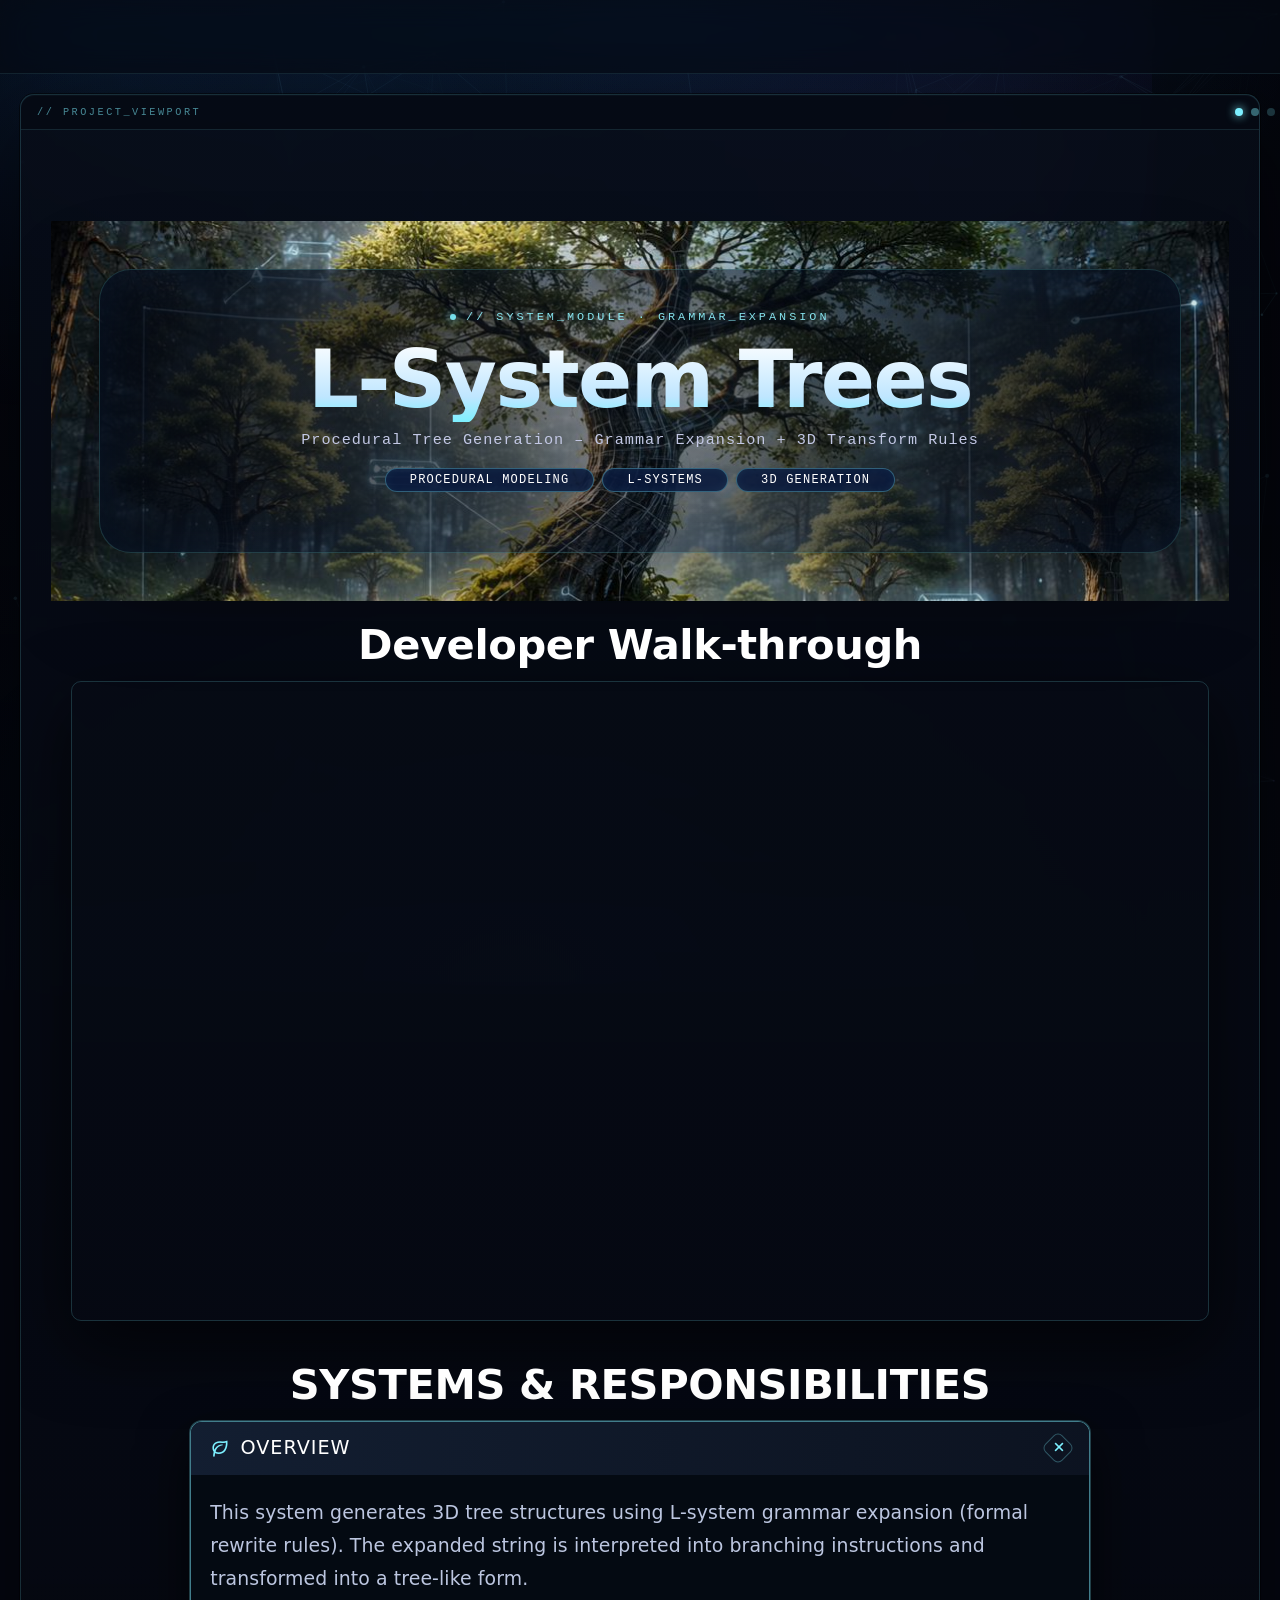
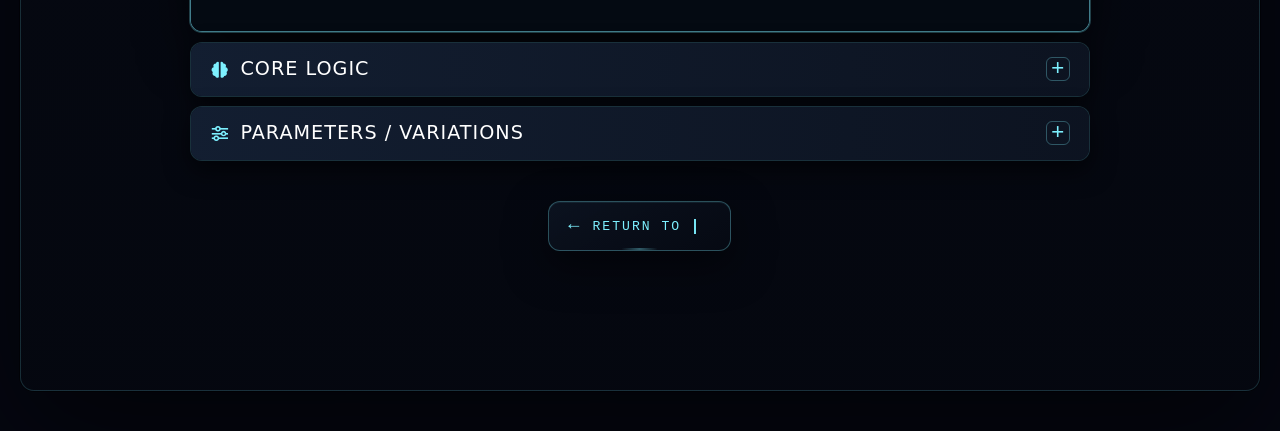
<file: l-system-trees.html>
<!DOCTYPE html>
<html lang="en">
<head>
    <meta charset="UTF-8" />
    <title>L-System Trees – Mahanthi Kannapalli</title>
    <meta name="viewport" content="width=device-width, initial-scale=1.0" />
    <link rel="preconnect" href="https://api.fontshare.com" crossorigin>
    <link href="https://unpkg.com/boxicons@2.1.4/css/boxicons.min.css" rel="stylesheet">
    <link rel="stylesheet" href="style.css">
</head>

<body class="project-page" style="--project-bg: url('images/lsystem-bg.png');" data-loader-focus="procedural math render" data-loader-title="L-SYSTEM TREES" data-loader-tag="Growing the system">

<!-- LOADER -->
<div id="loader">
    <div class="star-core"></div>
    <div class="star-wave wave-1"></div>
    <div class="star-wave wave-2"></div>
    <div class="star-particles">
        <span></span><span></span><span></span><span></span><span></span>
    </div>
</div>

<!-- NAVBAR -->
<nav class="navbar" aria-label="Primary">
    <a href="index.html" class="logo brandmark" aria-label="Mahanthi Kannapalli — home"><span class="logo-badge" aria-hidden="true"><span class="logo-bracket">[</span><span class="logo-mono">MK</span><span class="logo-bracket">]</span></span><span class="logo-word"><span class="logo-first">MAHANTHI</span><span class="logo-last">KANNAPALLI</span></span></a>

    <!-- Mobile toggle (only shows on small screens) -->
    <button class="nav-toggle" type="button" aria-label="Open menu" aria-expanded="false">
        <span class="nav-toggle-icon" aria-hidden="true">
            <span></span><span></span><span></span>
        </span>
    </button>

    <ul class="nav-links">
    <li>
        <a href="index.html#about">
            <i class="bx bx-user"></i>
            <span>About</span>
        </a>
    </li>

    <li>
        <a href="index.html#projects">
            <i class="bx bx-briefcase-alt-2"></i>
            <span>Projects</span>
        </a>
    </li>

    <li>
        <a href="index.html#systems">
            <i class="bx bx-network-chart"></i>
            <span>Systems</span>
        </a>
    </li>

    <li>
        <a href="index.html#contact">
            <i class="bx bx-envelope"></i>
            <span>Contact</span>
        </a>
    </li>
    </ul>
</nav>

<!-- Mobile overlay (click to close) -->
<div class="nav-overlay" hidden></div>

<div class="project-glass">

<!-- HERO -->
<header class="project-hero">
    <div class="project-hero-overlay">
        <span class="sys-eyebrow center"><span class="dot"></span> // SYSTEM_MODULE · GRAMMAR_EXPANSION</span>
        <h1>L-System Trees</h1>
        <p>Procedural Tree Generation – Grammar Expansion + 3D Transform Rules</p>

        <div class="project-hero-tags">
            <span>Procedural Modeling</span>
            <span>L-Systems</span>
            <span>3D Generation</span>
        </div>
    </div>
</header>

<main class="project-content">

<!-- 🎥 GAMEPLAY VIDEO SECTION -->
        <section class="project-video-section">
    <h2 class="section-title">Developer Walk-through</h2>
        <iframe
            src="https://www.youtube.com/embed/XJjOSvqqi0k"
            title="L-System Trees – Developer Walk-through"
            frameborder="0"
            allow="accelerometer; autoplay; clipboard-write; encrypted-media; gyroscope; picture-in-picture; web-share"
            allowfullscreen
        ></iframe>
        </section>

<!-- ACCORDION -->
<section class="project-accordion-section">
    <h2 class="section-title">SYSTEMS & RESPONSIBILITIES</h2>

    <div class="accordion">

        <!-- ITEM 1 -->
        <div class="accordion-item open">
            <button class="accordion-header">
                <div class="accordion-left">
                    <i class="bx bx-leaf"></i>
                    <span class="accordion-title">
                        OVERVIEW
                    </span>
                </div>
                <span class="accordion-toggle-icon">+</span>
            </button>

            <div class="accordion-content">
                <p>
                    This system generates 3D tree structures using L-system grammar expansion (formal rewrite rules).
                    The expanded string is interpreted into branching instructions and transformed into a tree-like form.
                </p>
            </div>
        </div>

        <!-- ITEM 2 -->
        <div class="accordion-item">
            <button class="accordion-header">
                <div class="accordion-left">
                    <i class="bx bxs-brain"></i>
                    <span class="accordion-title">
                        CORE LOGIC
                    </span>
                </div>
                <span class="accordion-toggle-icon">+</span>
            </button>

            <div class="accordion-content">
                <p>
                    Start with an axiom, apply rewrite rules over multiple iterations, then interpret symbols as actions
                    (move forward, rotate, push/pop state) to form branching geometry. This supports controllable complexity.
                </p>
            </div>
        </div>

        <!-- ITEM 3 -->
        <div class="accordion-item">
            <button class="accordion-header">
                <div class="accordion-left">
                    <i class="bx bx-slider-alt"></i>
                    <span class="accordion-title">
                        PARAMETERS / VARIATIONS
                    </span>
                </div>
                <span class="accordion-toggle-icon">+</span>
            </button>

            <div class="accordion-content">
                <p>
                    Iteration count, segment length, branch angle, randomness, thickness scaling, and rule sets.
                    These knobs let you produce many silhouettes quickly for procedural scenes.
                </p>
            </div>
        </div>

    </div>
</section>

<!-- Back to main page (same placement/style as Private Room) -->
<a class="back-link backfx" href="index.html#systems" aria-label="RETURN TO THE SYSTEM VAULT">
  <span class="backfx-arrow" aria-hidden="true">←</span>
  <span class="backfx-text" data-text="RETURN TO THE SYSTEM VAULT">RETURN TO THE SYSTEM VAULT</span>
  <span class="backfx-caret" aria-hidden="true"></span>
</a>

</main>
</div>

<!-- SCRIPTS (same as Private Room) -->
<script>
document.addEventListener("DOMContentLoaded", function () {

    // Loader fade-out (THIS is what hides the loading screen)
    window.addEventListener("load", () => {
        document.getElementById("loader")?.classList.add("fade-out");
        document.body.classList.add("page-ready");
    });

    // Accordion
    document.querySelectorAll(".accordion-header").forEach(header => {
        header.addEventListener("click", () => {
            const item = header.parentElement;
            const content = item.querySelector(".accordion-content");
            const isOpen = item.classList.contains("open");

            document.querySelectorAll(".accordion-item.open").forEach(openItem => {
                if (openItem !== item) {
                    openItem.classList.remove("open");
                    openItem.querySelector(".accordion-content").style.maxHeight = 0;
                }
            });

            if (!isOpen) {
                item.classList.add("open");
                content.style.maxHeight = content.scrollHeight + "px";
            } else {
                item.classList.remove("open");
                content.style.maxHeight = 0;
            }
        });
    });

    // Keep already-open accordions sized correctly
    document.querySelectorAll(".accordion-item.open .accordion-content")
        .forEach(c => c.style.maxHeight = c.scrollHeight + "px");

    // ============================
    // Back-to-Games Auto Typewriter FX (Premium Loop)
    // ============================
    const backFX = document.querySelector(".back-link.backfx");
    if (backFX) {
        const textEl = backFX.querySelector(".backfx-text");
        const original = textEl?.dataset.text || textEl?.textContent || "Back to Games";

        let timer = null;

        // Premium timings (slow + intentional)
        const BASE_TYPE_MS = 150;     // main typing speed
        const RANDOM_JITTER = 80;     // human variation
        const FULL_HOLD_MS = 1800;    // pause after full text
        const RESTART_DELAY_MS = 900; // pause before restarting

        function clearTimers() {
            clearTimeout(timer);
            timer = null;
        }

        function startLoop() {
            if (!textEl) return;

            backFX.classList.add("is-typing");

            let i = 0;
            textEl.textContent = "";

            const typeNext = () => {
                i++;
                textEl.textContent = original.slice(0, i);

                if (i >= original.length) {
                    timer = setTimeout(() => {
                        textEl.textContent = "";
                        i = 0;
                        timer = setTimeout(typeNext, RESTART_DELAY_MS);
                    }, FULL_HOLD_MS);
                    return;
                }

                const ch = original[i - 1];
                const extra =
                    (ch === " " ? 80 : 0) +
                    (",.;:!?)".includes(ch) ? 160 : 0);

                const delay = BASE_TYPE_MS + Math.floor(Math.random() * RANDOM_JITTER) + extra;
                timer = setTimeout(typeNext, delay);
            };

            typeNext();
        }

        startLoop();

        document.addEventListener("visibilitychange", () => {
            clearTimers();
            if (!document.hidden) startLoop();
        });
    }

});
</script>

<script>
  (function () {
    const btn = document.querySelector(".nav-toggle");
    const links = document.querySelector(".nav-links");
    const overlay = document.querySelector(".nav-overlay");

    if (!btn || !links || !overlay) return;

    function openMenu() {
      document.body.classList.add("nav-open");
      btn.setAttribute("aria-expanded", "true");
      btn.setAttribute("aria-label", "Close menu");
      overlay.hidden = false;
    }

    function closeMenu() {
      document.body.classList.remove("nav-open");
      btn.setAttribute("aria-expanded", "false");
      btn.setAttribute("aria-label", "Open menu");
      overlay.hidden = true;
    }

    btn.addEventListener("click", () => {
      document.body.classList.contains("nav-open") ? closeMenu() : openMenu();
    });

    overlay.addEventListener("click", closeMenu);

    // Close when clicking a link (mobile)
    links.querySelectorAll("a").forEach(a => a.addEventListener("click", closeMenu));

    // Close on Escape
    window.addEventListener("keydown", (e) => {
      if (e.key === "Escape") closeMenu();
    });

    // If resized to desktop, ensure menu is reset
    window.addEventListener("resize", () => {
      if (window.innerWidth > 860) closeMenu();
    });
  })();
</script>

<!-- shared 3D / scroll / interaction engine -->
<script src="systems.js" defer></script>
</body>
</html>
</file>
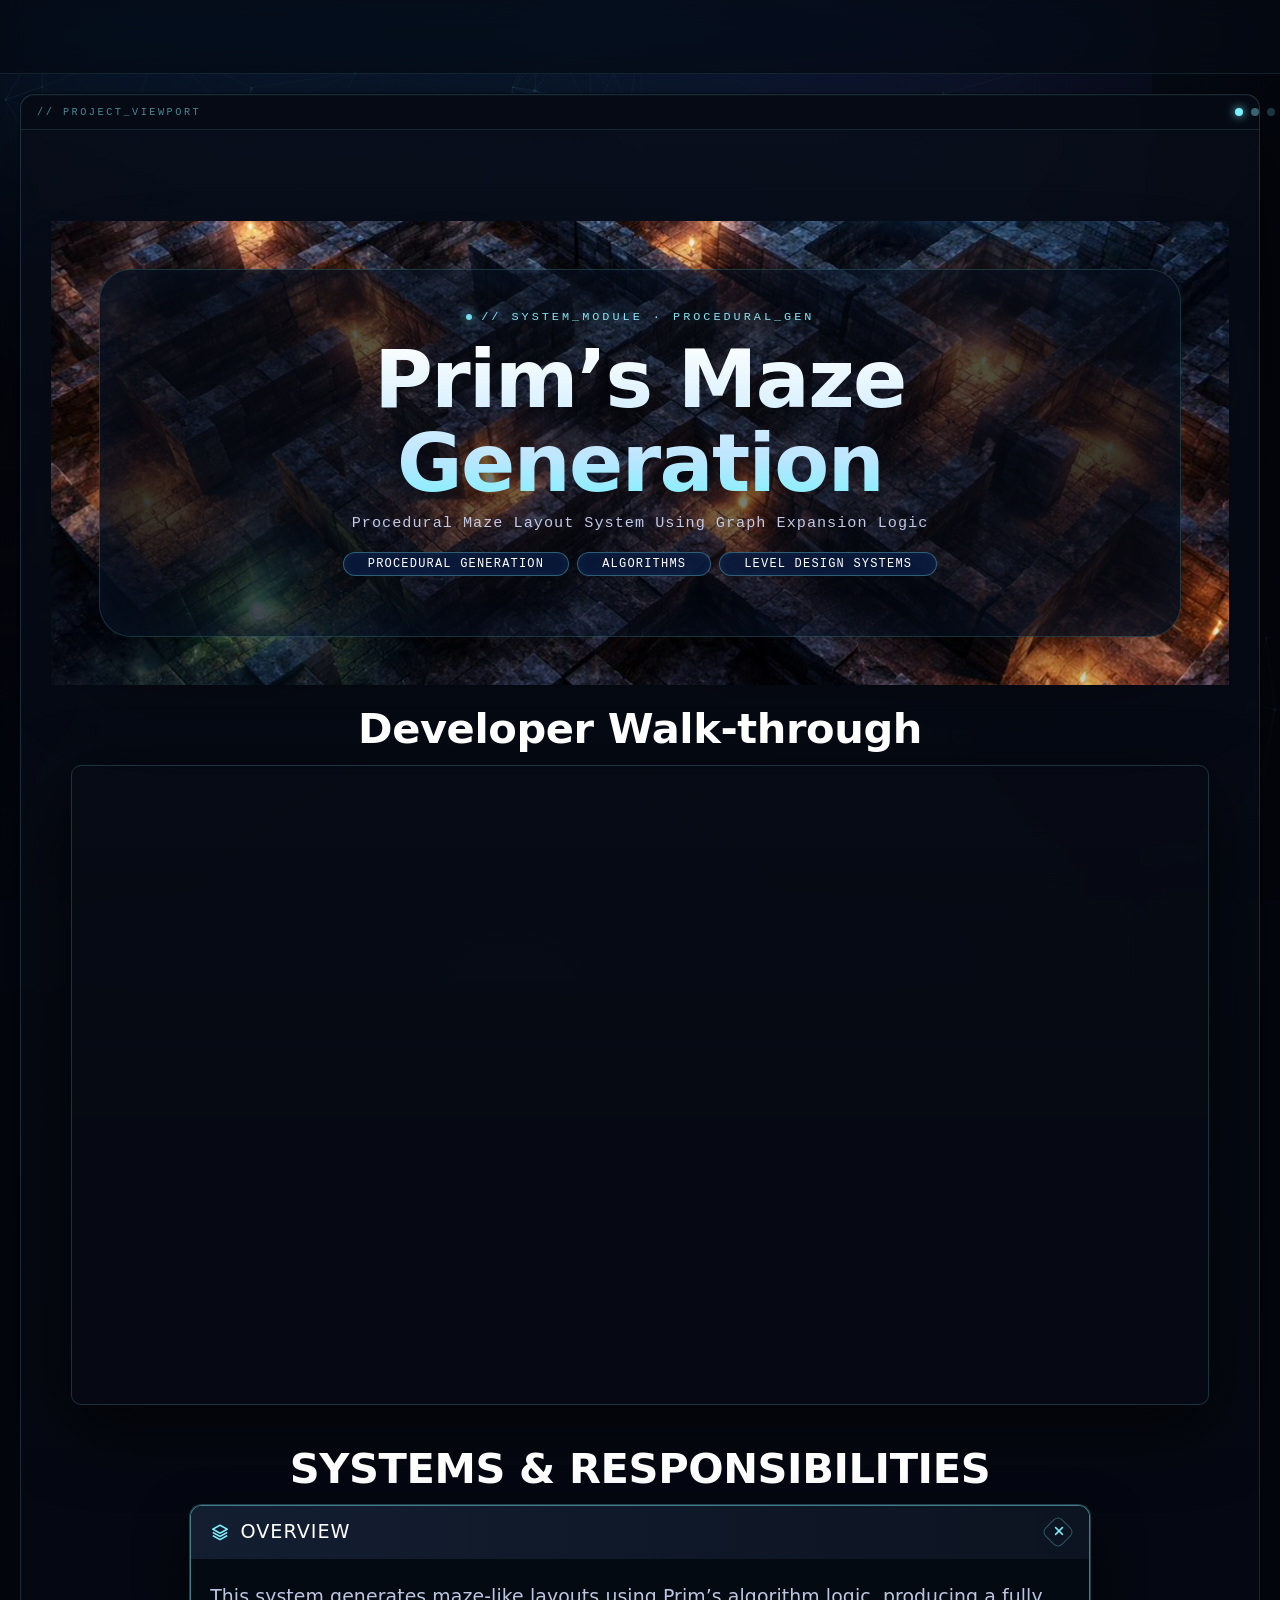
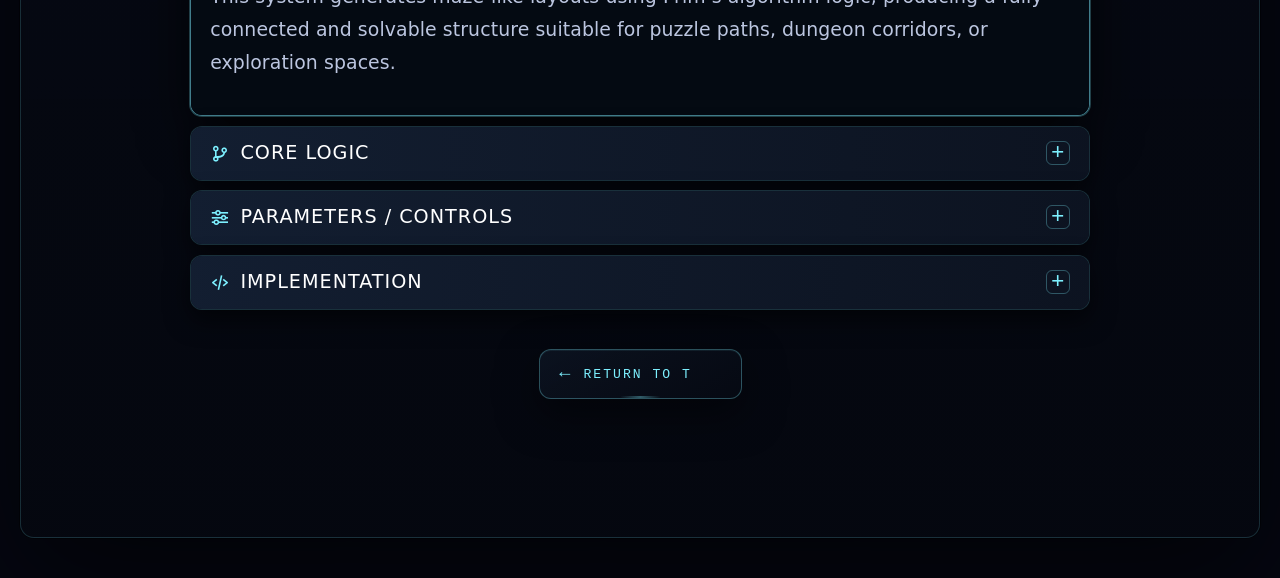
<file: prims-maze.html>
<!DOCTYPE html>
<html lang="en">
<head>
    <meta charset="UTF-8" />
    <title>Prim’s Maze Generation – Mahanthi Kannapalli</title>
    <meta name="viewport" content="width=device-width, initial-scale=1.0" />

    <link rel="preconnect" href="https://api.fontshare.com" crossorigin>
    <link href="https://unpkg.com/boxicons@2.1.4/css/boxicons.min.css" rel="stylesheet">
    <link rel="stylesheet" href="style.css">
</head>

<body class="project-page" style="--project-bg: url('images/maze-system-bg.png');" data-loader-focus="procedural systems math" data-loader-title="PRIM'S MAZE" data-loader-tag="Generating structure">

<!-- LOADER (EXACT Private Room) -->
<div id="loader">
    <div class="star-core"></div>
    <div class="star-wave wave-1"></div>
    <div class="star-wave wave-2"></div>
    <div class="star-particles">
        <span></span><span></span><span></span><span></span><span></span>
    </div>
</div>

<!-- NAVBAR -->
<nav class="navbar" aria-label="Primary">
    <a href="index.html" class="logo brandmark" aria-label="Mahanthi Kannapalli — home"><span class="logo-badge" aria-hidden="true"><span class="logo-bracket">[</span><span class="logo-mono">MK</span><span class="logo-bracket">]</span></span><span class="logo-word"><span class="logo-first">MAHANTHI</span><span class="logo-last">KANNAPALLI</span></span></a>

    <!-- Mobile toggle (only shows on small screens) -->
    <button class="nav-toggle" type="button" aria-label="Open menu" aria-expanded="false">
        <span class="nav-toggle-icon" aria-hidden="true">
            <span></span><span></span><span></span>
        </span>
    </button>

    <ul class="nav-links">
    <li>
        <a href="index.html#about">
            <i class="bx bx-user"></i>
            <span>About</span>
        </a>
    </li>

    <li>
        <a href="index.html#projects">
            <i class="bx bx-briefcase-alt-2"></i>
            <span>Projects</span>
        </a>
    </li>

    <li>
        <a href="index.html#systems">
            <i class="bx bx-network-chart"></i>
            <span>Systems</span>
        </a>
    </li>

    <li>
        <a href="index.html#contact">
            <i class="bx bx-envelope"></i>
            <span>Contact</span>
        </a>
    </li>
    </ul>
</nav>

<!-- Mobile overlay (click to close) -->
<div class="nav-overlay" hidden></div>

<!-- GLASS WRAPPER -->
<div class="project-glass">

<!-- HERO -->
<header class="project-hero">
    <div class="project-hero-overlay">
        <span class="sys-eyebrow center"><span class="dot"></span> // SYSTEM_MODULE · PROCEDURAL_GEN</span>
        <h1>Prim’s Maze Generation</h1>
        <p>Procedural Maze Layout System Using Graph Expansion Logic</p>

        <div class="project-hero-tags">
            <span>Procedural Generation</span>
            <span>Algorithms</span>
            <span>Level Design Systems</span>
        </div>
    </div>
</header>

<!-- CONTENT -->
<main class="project-content">

<!-- VIDEO -->
<section class="project-video-section">
    <h2 class="section-title">Developer Walk-through</h2>
        <iframe
            src="https://www.youtube.com/embed/5KvbXL8J15Q"
            title="Prim's Maze Generation – Developer Walk-through"
            frameborder="0"
            allow="accelerometer; autoplay; clipboard-write; encrypted-media; gyroscope; picture-in-picture; web-share"
            allowfullscreen
        ></iframe>
</section>

<!-- ACCORDION -->
<section class="project-accordion-section">
    <h2 class="section-title">SYSTEMS & RESPONSIBILITIES</h2>

    <div class="accordion">

        <!-- OVERVIEW -->
        <div class="accordion-item open">
            <button class="accordion-header">
                <div class="accordion-left">
                    <i class="bx bx-layer"></i>
                    <span class="accordion-title">OVERVIEW</span>
                </div>
                <span class="accordion-toggle-icon">+</span>
            </button>

            <div class="accordion-content">
                <p>
                    This system generates maze-like layouts using Prim’s algorithm logic,
                    producing a fully connected and solvable structure suitable for
                    puzzle paths, dungeon corridors, or exploration spaces.
                </p>
            </div>
        </div>

        <!-- CORE LOGIC -->
        <div class="accordion-item">
            <button class="accordion-header">
                <div class="accordion-left">
                    <i class="bx bx-git-branch"></i>
                    <span class="accordion-title">CORE LOGIC</span>
                </div>
                <span class="accordion-toggle-icon">+</span>
            </button>

            <div class="accordion-content">
                <p>
                    The maze is treated as a grid-based graph.
                    Starting from a seed cell, the algorithm expands by selecting
                    frontier edges and carving passages while maintaining global connectivity.
                </p>
            </div>
        </div>

        <!-- PARAMETERS -->
        <div class="accordion-item">
            <button class="accordion-header">
                <div class="accordion-left">
                    <i class="bx bx-slider-alt"></i>
                    <span class="accordion-title">PARAMETERS / CONTROLS</span>
                </div>
                <span class="accordion-toggle-icon">+</span>
            </button>

            <div class="accordion-content">
                <p>
                    Grid size, random seed, corridor thickness, branching bias,
                    start/end rules, and optional constraints such as dead-end trimming
                    or guaranteed main paths.
                </p>
            </div>
        </div>

        <!-- IMPLEMENTATION -->
        <div class="accordion-item">
            <button class="accordion-header">
                <div class="accordion-left">
                    <i class="bx bx-code-alt"></i>
                    <span class="accordion-title">IMPLEMENTATION</span>
                </div>
                <span class="accordion-toggle-icon">+</span>
            </button>

            <div class="accordion-content">
                <p>
                    Implemented procedural logic, validated maze connectivity,
                    and structured the system for reuse in multiple level contexts.
                    Focused on clean data flow and predictable generation.
                </p>
            </div>
        </div>

    </div>
</section>

<!-- BACK LINK (EXACT PRIVATE ROOM STYLE + POSITION) -->
<a class="back-link backfx" href="index.html#systems" aria-label="RETURN TO THE SYSTEM VAULT">
    <span class="backfx-arrow">←</span>
    <span class="backfx-text" data-text="RETURN TO THE SYSTEM VAULT">
        RETURN TO THE SYSTEM VAULT
    </span>
    <span class="backfx-caret"></span>
</a>

</main>
</div>

<!-- SCRIPTS (EXACT Private Room behavior) -->
<script>
document.addEventListener("DOMContentLoaded", function () {

    // Loader
    window.addEventListener("load", () => {
        document.getElementById("loader")?.classList.add("fade-out");
        document.body.classList.add("page-ready");
    });

    // Accordion – single open, smooth height
    document.querySelectorAll(".accordion-header").forEach(header => {
        header.addEventListener("click", () => {
            const item = header.parentElement;
            const content = item.querySelector(".accordion-content");
            const isOpen = item.classList.contains("open");

            document.querySelectorAll(".accordion-item.open").forEach(openItem => {
                if (openItem !== item) {
                    openItem.classList.remove("open");
                    openItem.querySelector(".accordion-content").style.maxHeight = 0;
                }
            });

            if (!isOpen) {
                item.classList.add("open");
                content.style.maxHeight = content.scrollHeight + "px";
            } else {
                item.classList.remove("open");
                content.style.maxHeight = 0;
            }
        });
    });

    document.querySelectorAll(".accordion-item.open .accordion-content")
        .forEach(c => c.style.maxHeight = c.scrollHeight + "px");

    // Back-link typing loop (same timing as Private Room)
    const backFX = document.querySelector(".back-link.backfx");
    if (backFX) {
        const textEl = backFX.querySelector(".backfx-text");
        const original = textEl.dataset.text;

        let timer;

        function loop() {
            let i = 0;
            textEl.textContent = "";

            const type = () => {
                if (i <= original.length) {
                    textEl.textContent = original.slice(0, i++);
                    timer = setTimeout(type, 140 + Math.random() * 80);
                } else {
                    timer = setTimeout(loop, 2000);
                }
            };
            type();
        }
        loop();
    }

});
</script>

<script>
  (function () {
    const btn = document.querySelector(".nav-toggle");
    const links = document.querySelector(".nav-links");
    const overlay = document.querySelector(".nav-overlay");

    if (!btn || !links || !overlay) return;

    function openMenu() {
      document.body.classList.add("nav-open");
      btn.setAttribute("aria-expanded", "true");
      btn.setAttribute("aria-label", "Close menu");
      overlay.hidden = false;
    }

    function closeMenu() {
      document.body.classList.remove("nav-open");
      btn.setAttribute("aria-expanded", "false");
      btn.setAttribute("aria-label", "Open menu");
      overlay.hidden = true;
    }

    btn.addEventListener("click", () => {
      document.body.classList.contains("nav-open") ? closeMenu() : openMenu();
    });

    overlay.addEventListener("click", closeMenu);

    // Close when clicking a link (mobile)
    links.querySelectorAll("a").forEach(a => a.addEventListener("click", closeMenu));

    // Close on Escape
    window.addEventListener("keydown", (e) => {
      if (e.key === "Escape") closeMenu();
    });

    // If resized to desktop, ensure menu is reset
    window.addEventListener("resize", () => {
      if (window.innerWidth > 860) closeMenu();
    });
  })();
</script>

<!-- shared 3D / scroll / interaction engine -->
<script src="systems.js" defer></script>
</body>
</html>
</file>
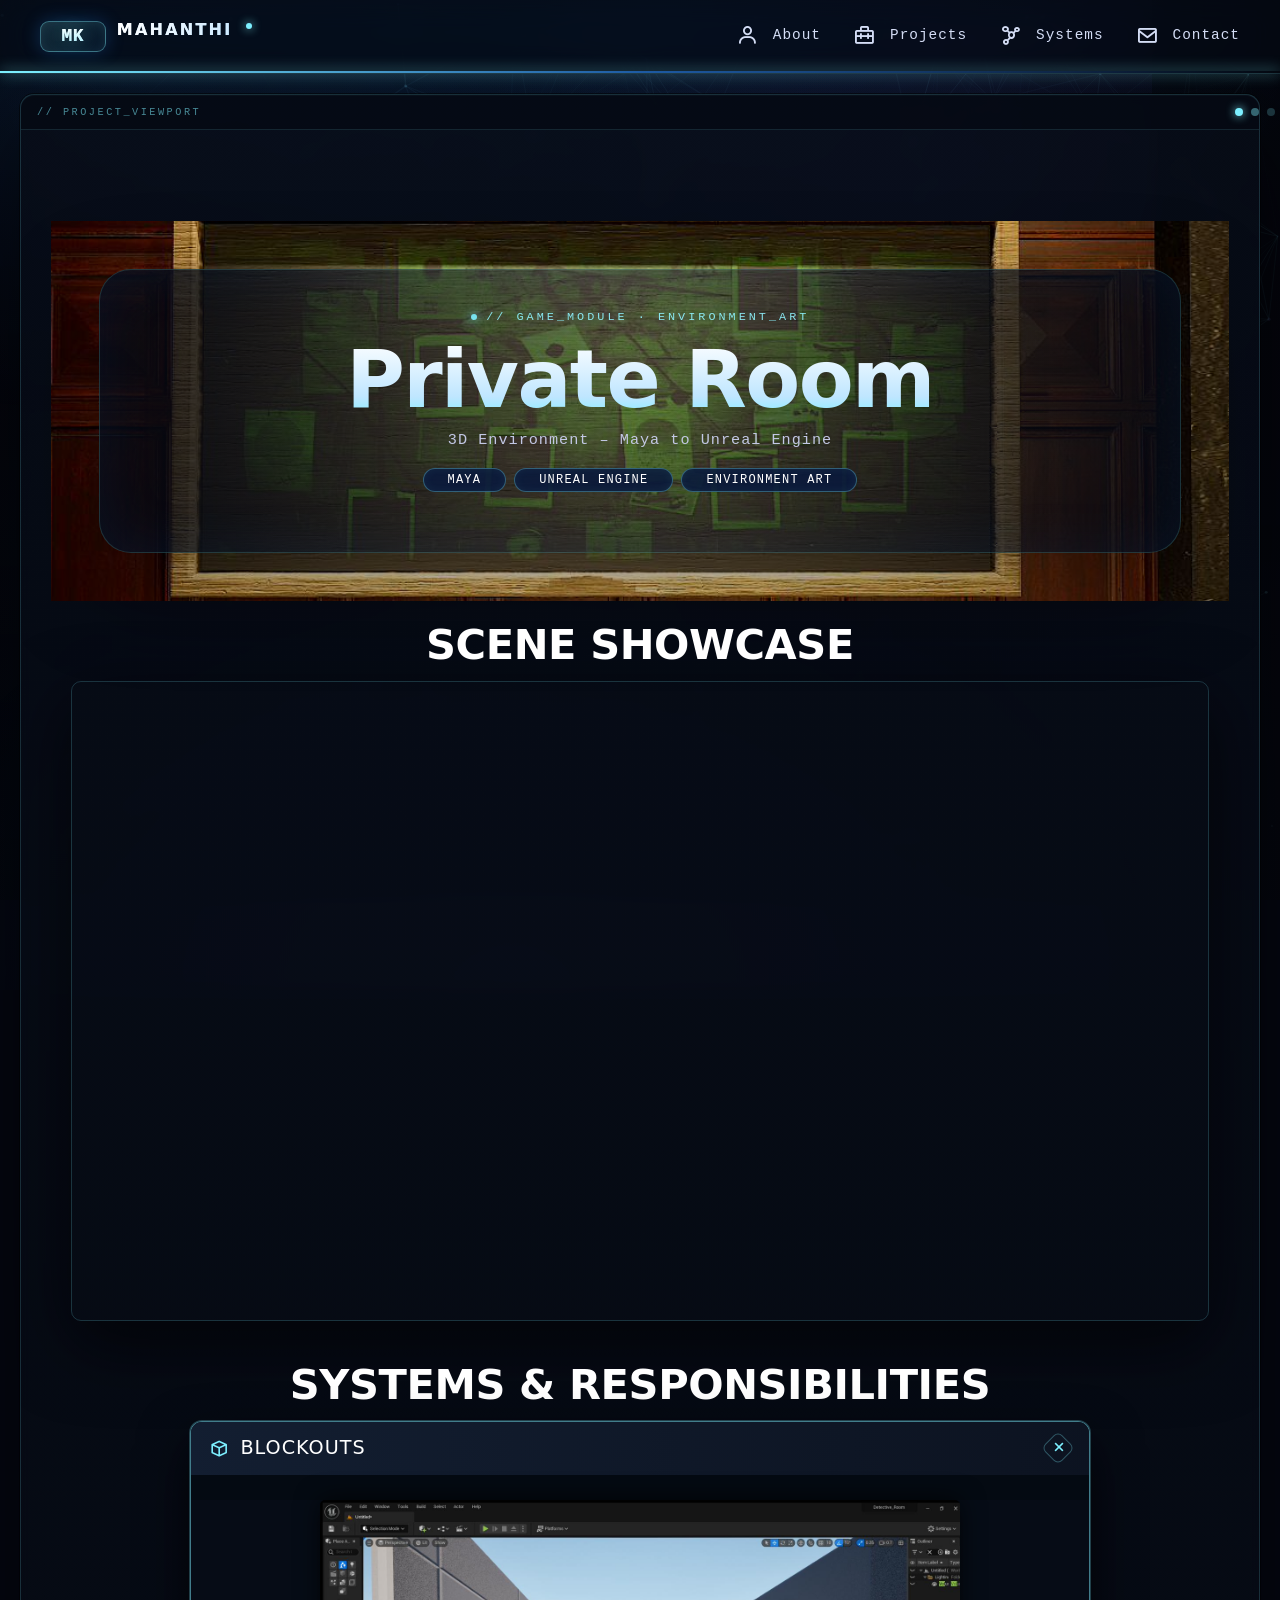
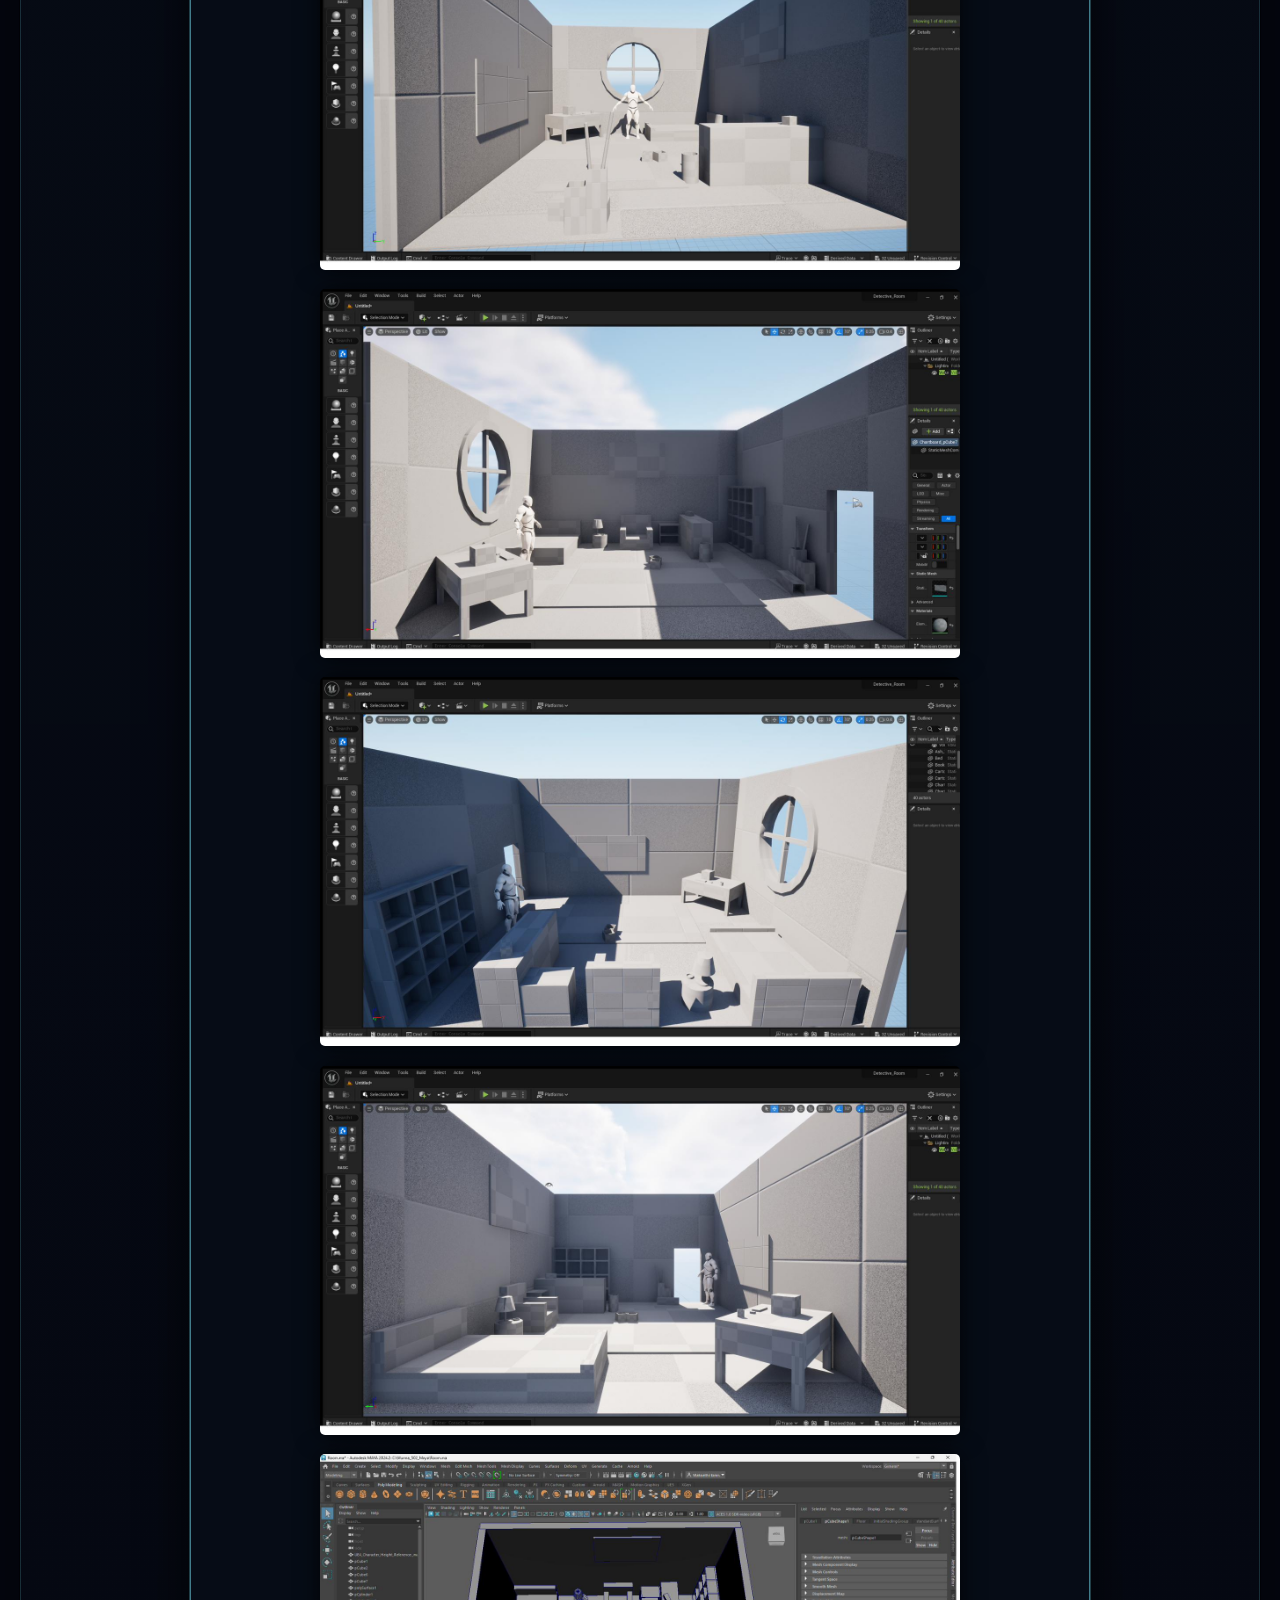
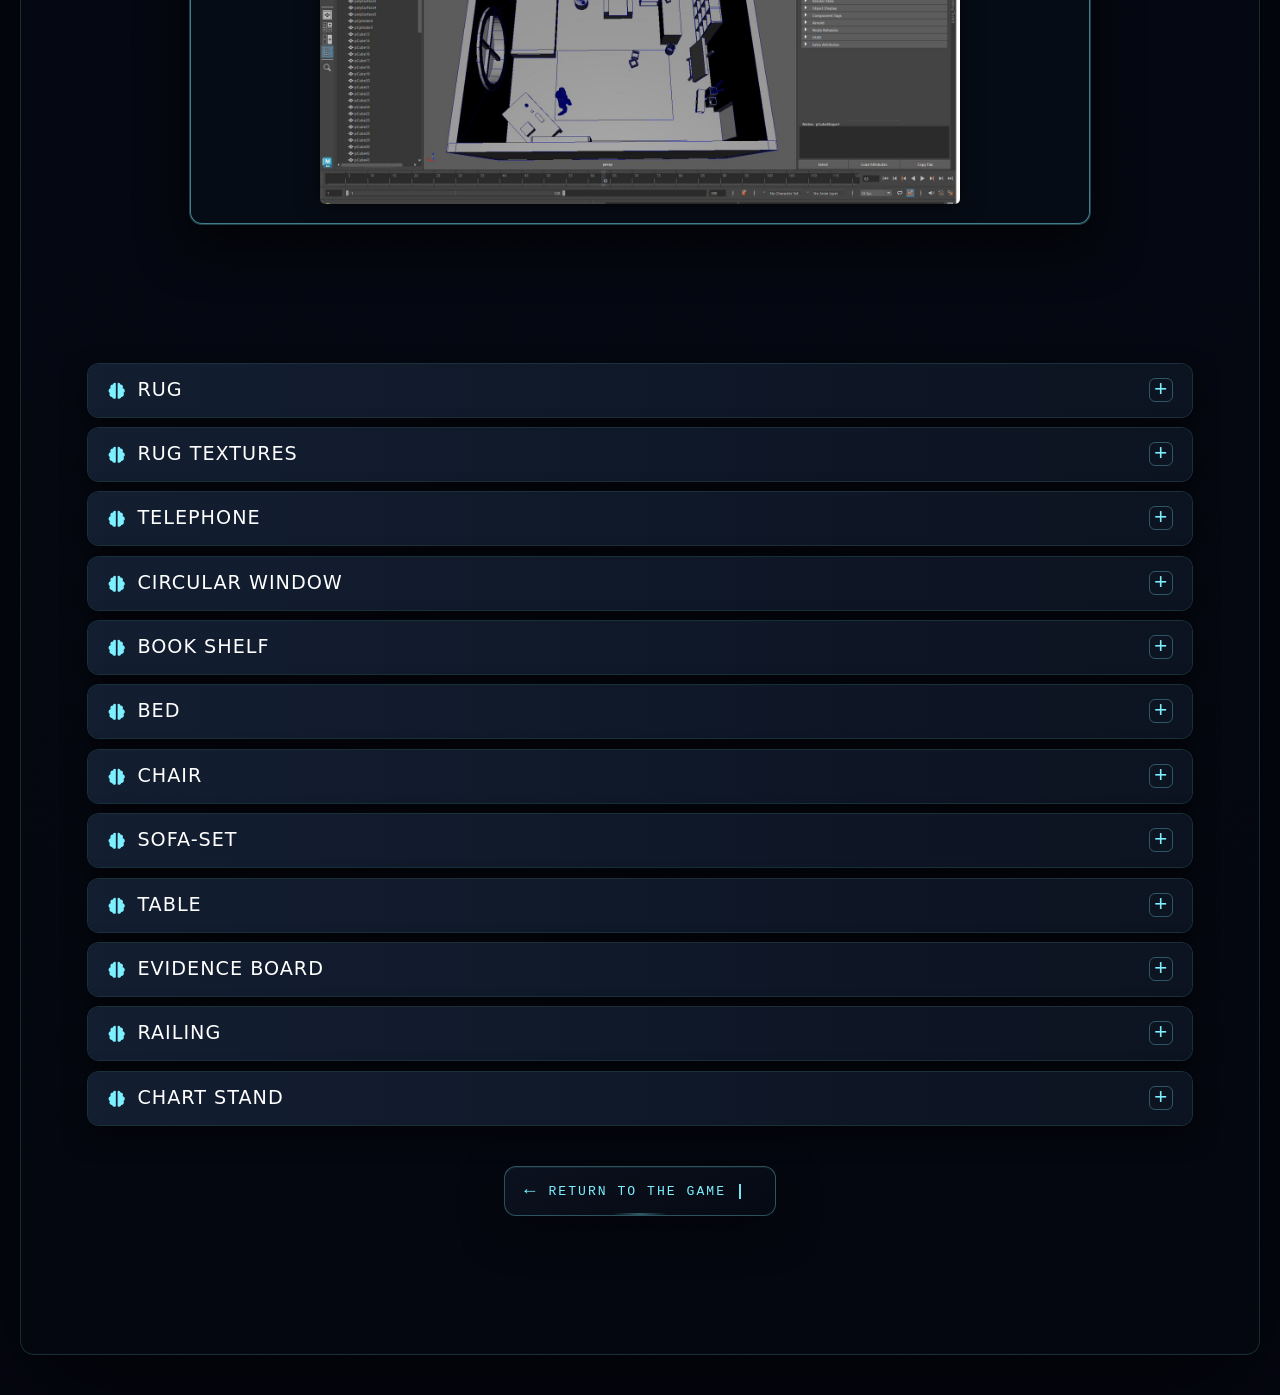
<file: private-room.html>
<!DOCTYPE html>
<html lang="en">
<head>
    <meta charset="UTF-8" />
    <title>Private Room – Mahanthi Kannapalli</title>
    <meta name="viewport" content="width=device-width, initial-scale=1.0" />
    <link rel="preconnect" href="https://api.fontshare.com" crossorigin>
    <link href="https://unpkg.com/boxicons@2.1.4/css/boxicons.min.css" rel="stylesheet">
    <link rel="stylesheet" href="style.css">
</head>
<body class="project-page" style="--project-bg: url('images/private-room.png');" data-loader-focus="render tools procedural" data-loader-title="PRIVATE ROOM" data-loader-tag="Building the environment">
<!-- LOADER -->
<div id="loader">
    <div class="star-core"></div>
    <div class="star-wave wave-1"></div>
    <div class="star-wave wave-2"></div>
    <div class="star-particles">
        <span></span><span></span><span></span><span></span><span></span>
    </div>
</div>

<!-- NAVBAR -->
<nav class="navbar" aria-label="Primary">
    <a href="index.html" class="logo brandmark" aria-label="Mahanthi Kannapalli — home"><span class="logo-badge" aria-hidden="true"><span class="logo-bracket">[</span><span class="logo-mono">MK</span><span class="logo-bracket">]</span></span><span class="logo-word"><span class="logo-first">MAHANTHI</span><span class="logo-last">KANNAPALLI</span></span></a>

    <!-- Mobile toggle (only shows on small screens) -->
    <button class="nav-toggle" type="button" aria-label="Open menu" aria-expanded="false">
        <span class="nav-toggle-icon" aria-hidden="true">
            <span></span><span></span><span></span>
        </span>
    </button>

    <ul class="nav-links">
    <li>
        <a href="index.html#about">
            <i class="bx bx-user"></i>
            <span>About</span>
        </a>
    </li>

    <li>
        <a href="index.html#projects">
            <i class="bx bx-briefcase-alt-2"></i>
            <span>Projects</span>
        </a>
    </li>

    <li>
        <a href="index.html#systems">
            <i class="bx bx-network-chart"></i>
            <span>Systems</span>
        </a>
    </li>

    <li>
        <a href="index.html#contact">
            <i class="bx bx-envelope"></i>
            <span>Contact</span>
        </a>
    </li>
    </ul>
</nav>

<!-- Mobile overlay (click to close) -->
<div class="nav-overlay" hidden></div>

<div class="project-glass">

<!-- HERO -->
<header class="project-hero">
    <div class="project-hero-overlay">
        <span class="sys-eyebrow center"><span class="dot"></span> // GAME_MODULE · ENVIRONMENT_ART</span>
        <h1>Private Room</h1>
        <p>3D Environment – Maya to Unreal Engine</p>

        <div class="project-hero-tags">
            <span>Maya</span>
            <span>Unreal Engine</span>
            <span>Environment Art</span>
        </div>
    </div>
</header>

<main class="project-content">

<!-- VIDEO / RENDER -->
<section class="project-video-section">
    <h2 class="section-title">SCENE SHOWCASE</h2>
    <iframe
        src="https://www.youtube.com/embed/ZC2J7gLqEOM"
        title="Private Room Showcase"
        frameborder="0"
        allow="accelerometer; clipboard-write; encrypted-media; gyroscope; picture-in-picture"
        allowfullscreen>
    </iframe>

</section>

<!-- ACCORDION -->
<section class="project-accordion-section">
    <h2 class="section-title">SYSTEMS & RESPONSIBILITIES</h2>

    <div class="accordion">

        <!-- ITEM 1 -->
        <div class="accordion-item open">
            <button class="accordion-header">
                <div class="accordion-left">
                    <i class="bx bx-cube"></i>
                    <span class="accordion-title">
                        BLOCKOUTS
                    </span>
                </div>
                <span class="accordion-toggle-icon">+</span>
            </button>

            <div class="accordion-content">
                <!-- ADD CONTENT LATER -->
            </div>
            <img src="images/Blockout_00.png" alt="FSM Blueprint" class="accordion-image">
            <img src="images/Blockout_01.png" alt="FSM Blueprint" class="accordion-image">
            <img src="images/Blockout_02.png" alt="FSM Blueprint" class="accordion-image">
            <img src="images/Blockout_03.png" alt="FSM Blueprint" class="accordion-image">
            <img src="images/Blockout_04.png" alt="FSM Blueprint" class="accordion-image">
        </div>

    </div>

    <!-- ITEM 2 -->
                <div class="accordion-item">
                    <button class="accordion-header">
                        <div class="accordion-left">
                            <i class="bx bxs-brain"></i>
                            <span class="accordion-title">
                                ASSETS
                            </span>
                        </div>
                        <span class="accordion-toggle-icon">+</span>
                    </button>
                    <div class="accordion-content">
                        <p>
                            <!-- ADD CONTENT LATER -->
                        </p>
                        
                        <img src="images/Asset_00.png" alt="FSM Blueprint" class="accordion-image">
                        <img src="images/Asset_01.png" alt="FSM Blueprint" class="accordion-image">
                        <img src="images/Asset_02.png" alt="FSM Blueprint" class="accordion-image">
                        <img src="images/Asset_03.png" alt="FSM Blueprint" class="accordion-image">
                        <img src="images/Asset_04.png" alt="FSM Blueprint" class="accordion-image">
                    </div>
                </div>

    <!-- ITEM 3 -->
                <div class="accordion-item">
                    <button class="accordion-header">
                        <div class="accordion-left">
                            <i class="bx bxs-brain"></i>
                            <span class="accordion-title">
                                FINAL RENDERER
                            </span>
                        </div>
                        <span class="accordion-toggle-icon">+</span>
                    </button>
                    <div class="accordion-content">
                        <p>
                            <!-- ADD CONTENT LATER -->
                        </p>
                        
                        <img src="images/FRenderer_00.png" alt="FSM Blueprint" class="accordion-image">
                        <img src="images/FRenderer_01.png" alt="FSM Blueprint" class="accordion-image">
                        <img src="images/FRenderer_02.png" alt="FSM Blueprint" class="accordion-image">
                        <img src="images/FRenderer_03.png" alt="FSM Blueprint" class="accordion-image">
                        <img src="images/FRenderer_04.png" alt="FSM Blueprint" class="accordion-image">
                        <img src="images/FRenderer_05.png" alt="FSM Blueprint" class="accordion-image">
                        <img src="images/FRenderer_06.png" alt="FSM Blueprint" class="accordion-image">
                        <img src="images/FRenderer_07.png" alt="FSM Blueprint" class="accordion-image">
                        <img src="images/FRenderer_08.png" alt="FSM Blueprint" class="accordion-image">
                        <img src="images/FRenderer_09.png" alt="FSM Blueprint" class="accordion-image">
                    </div>
                </div>

    <!-- ITEM 4 -->
                <div class="accordion-item">
                    <button class="accordion-header">
                        <div class="accordion-left">
                            <i class="bx bxs-brain"></i>
                            <span class="accordion-title">
                                RUG
                            </span>
                        </div>
                        <span class="accordion-toggle-icon">+</span>
                    </button>
                    <div class="accordion-content">
                        <p>
                            <!-- ADD CONTENT LATER -->
                        </p>
                        
                        <img src="images/Rug_00.png" alt="FSM Blueprint" class="accordion-image">
                        <img src="images/Rug_01.png" alt="FSM Blueprint" class="accordion-image">
                        <img src="images/Rug_02.png" alt="FSM Blueprint" class="accordion-image">
                        <img src="images/Rug_03.png" alt="FSM Blueprint" class="accordion-image">
                        <img src="images/Rug_04.png" alt="FSM Blueprint" class="accordion-image">
                        <img src="images/Rug_05.png" alt="FSM Blueprint" class="accordion-image">
                    </div>
                </div>

    <!-- ITEM 5 -->
                <div class="accordion-item">
                    <button class="accordion-header">
                        <div class="accordion-left">
                            <i class="bx bxs-brain"></i>
                            <span class="accordion-title">
                                RUG TEXTURES
                            </span>
                        </div>
                        <span class="accordion-toggle-icon">+</span>
                    </button>
                    <div class="accordion-content">
                        <p>
                            <!-- ADD CONTENT LATER -->
                        </p>
                        
                        <img src="images/RTex_00.png" alt="FSM Blueprint" class="accordion-image">
                        <img src="images/RTex_01.png" alt="FSM Blueprint" class="accordion-image">
                        <img src="images/RTex_02.png" alt="FSM Blueprint" class="accordion-image">
                        <img src="images/RTex_03.png" alt="FSM Blueprint" class="accordion-image">
                        <img src="images/RTex_04.png" alt="FSM Blueprint" class="accordion-image">
                        <img src="images/RTex_05.png" alt="FSM Blueprint" class="accordion-image">
                    </div>
                </div>

        <!-- ITEM 6 -->
                <div class="accordion-item">
                    <button class="accordion-header">
                        <div class="accordion-left">
                            <i class="bx bxs-brain"></i>
                            <span class="accordion-title">
                                TELEPHONE
                            </span>
                        </div>
                        <span class="accordion-toggle-icon">+</span>
                    </button>
                    <div class="accordion-content">
                        <p>
                            <!-- ADD CONTENT LATER -->
                        </p>
                        
                        <img src="images/Telephone_00.png" alt="FSM Blueprint" class="accordion-image">
                        <img src="images/Telephone_01.png" alt="FSM Blueprint" class="accordion-image">
                        <img src="images/Telephone_02.png" alt="FSM Blueprint" class="accordion-image">
                    </div>
                </div>

            <!-- ITEM 7 -->
                <div class="accordion-item">
                    <button class="accordion-header">
                        <div class="accordion-left">
                            <i class="bx bxs-brain"></i>
                            <span class="accordion-title">
                                CIRCULAR WINDOW
                            </span>
                        </div>
                        <span class="accordion-toggle-icon">+</span>
                    </button>
                    <div class="accordion-content">
                        <p>
                            <!-- ADD CONTENT LATER -->
                        </p>
                        
                        <img src="images/CircularWindow_00.png" alt="FSM Blueprint" class="accordion-image">
                        <img src="images/CircularWindow_01.png" alt="FSM Blueprint" class="accordion-image">
                        <img src="images/CircularWindow_02.png" alt="FSM Blueprint" class="accordion-image">
                    </div>
                </div>

    <!-- ITEM 8 -->
                <div class="accordion-item">
                    <button class="accordion-header">
                        <div class="accordion-left">
                            <i class="bx bxs-brain"></i>
                            <span class="accordion-title">
                                BOOK SHELF
                            </span>
                        </div>
                        <span class="accordion-toggle-icon">+</span>
                    </button>
                    <div class="accordion-content">
                        <p>
                            <!-- ADD CONTENT LATER -->
                        </p>
                        
                        <img src="images/BookShelf_00.png" alt="FSM Blueprint" class="accordion-image">
                        <img src="images/BookShelf_01.png" alt="FSM Blueprint" class="accordion-image">
                        <img src="images/BookShelf_02.png" alt="FSM Blueprint" class="accordion-image">
                    </div>
                </div>

        <!-- ITEM 9 -->
                <div class="accordion-item">
                    <button class="accordion-header">
                        <div class="accordion-left">
                            <i class="bx bxs-brain"></i>
                            <span class="accordion-title">
                                BED
                            </span>
                        </div>
                        <span class="accordion-toggle-icon">+</span>
                    </button>
                    <div class="accordion-content">
                        <p>
                            <!-- ADD CONTENT LATER -->
                        </p>
                        
                        <img src="images/Bed_00.png" alt="FSM Blueprint" class="accordion-image">
                        <img src="images/Bed_01.png" alt="FSM Blueprint" class="accordion-image">
                        <img src="images/Bed_02.png" alt="FSM Blueprint" class="accordion-image">
                        <img src="images/Bed_03.png" alt="FSM Blueprint" class="accordion-image">
                    </div>
                </div>

    <!-- ITEM 10 -->
                <div class="accordion-item">
                    <button class="accordion-header">
                        <div class="accordion-left">
                            <i class="bx bxs-brain"></i>
                            <span class="accordion-title">
                                CHAIR
                            </span>
                        </div>
                        <span class="accordion-toggle-icon">+</span>
                    </button>
                    <div class="accordion-content">
                        <p>
                            <!-- ADD CONTENT LATER -->
                        </p>
                        
                        <img src="images/Chair_00.png" alt="FSM Blueprint" class="accordion-image">
                        <img src="images/Chair_01.png" alt="FSM Blueprint" class="accordion-image">
                    </div>
                </div>

    <!-- ITEM 11 -->
                <div class="accordion-item">
                    <button class="accordion-header">
                        <div class="accordion-left">
                            <i class="bx bxs-brain"></i>
                            <span class="accordion-title">
                                SOFA-SET
                            </span>
                        </div>
                        <span class="accordion-toggle-icon">+</span>
                    </button>
                    <div class="accordion-content">
                        <p>
                            <!-- ADD CONTENT LATER -->
                        </p>
                        
                        <img src="images/Sofa_00.png" alt="FSM Blueprint" class="accordion-image">
                        <img src="images/Sofa_01.png" alt="FSM Blueprint" class="accordion-image">
                        <img src="images/Sofa_02.png" alt="FSM Blueprint" class="accordion-image">
                    </div>
                </div>

    <!-- ITEM 12 -->
                <div class="accordion-item">
                    <button class="accordion-header">
                        <div class="accordion-left">
                            <i class="bx bxs-brain"></i>
                            <span class="accordion-title">
                                TABLE
                            </span>
                        </div>
                        <span class="accordion-toggle-icon">+</span>
                    </button>
                    <div class="accordion-content">
                        <p>
                            <!-- ADD CONTENT LATER -->
                        </p>
                        
                        <img src="images/Table_00.png" alt="FSM Blueprint" class="accordion-image">
                        <img src="images/Table_01.png" alt="FSM Blueprint" class="accordion-image">
                        <img src="images/Table_02.png" alt="FSM Blueprint" class="accordion-image">
                    </div>
                </div>

        <!-- ITEM 13 -->
                <div class="accordion-item">
                    <button class="accordion-header">
                        <div class="accordion-left">
                            <i class="bx bxs-brain"></i>
                            <span class="accordion-title">
                                EVIDENCE BOARD
                            </span>
                        </div>
                        <span class="accordion-toggle-icon">+</span>
                    </button>
                    <div class="accordion-content">
                        <p>
                            <!-- ADD CONTENT LATER -->
                        </p>
                        
                        <img src="images/EvidenceBoard_00.png" alt="FSM Blueprint" class="accordion-image">
                        <img src="images/EvidenceBoard_01.png" alt="FSM Blueprint" class="accordion-image">
                    </div>
                </div>

    <!-- ITEM 14 -->
                <div class="accordion-item">
                    <button class="accordion-header">
                        <div class="accordion-left">
                            <i class="bx bxs-brain"></i>
                            <span class="accordion-title">
                                RAILING
                            </span>
                        </div>
                        <span class="accordion-toggle-icon">+</span>
                    </button>
                    <div class="accordion-content">
                        <p>
                            <!-- ADD CONTENT LATER -->
                        </p>
                        
                        <img src="images/Railing_00.png" alt="FSM Blueprint" class="accordion-image">
                        <img src="images/Railing_01.png" alt="FSM Blueprint" class="accordion-image">
                        <img src="images/Railing_02.png" alt="FSM Blueprint" class="accordion-image">
                    </div>
                </div>

        <!-- ITEM 15 -->
                <div class="accordion-item">
                    <button class="accordion-header">
                        <div class="accordion-left">
                            <i class="bx bxs-brain"></i>
                            <span class="accordion-title">
                                CHART STAND
                            </span>
                        </div>
                        <span class="accordion-toggle-icon">+</span>
                    </button>
                    <div class="accordion-content">
                        <p>
                            <!-- ADD CONTENT LATER -->
                        </p>
                        
                        <img src="images/CStand_00.png" alt="FSM Blueprint" class="accordion-image">
                        <img src="images/CStand_01.png" alt="FSM Blueprint" class="accordion-image">
                        <img src="images/CStand_02.png" alt="FSM Blueprint" class="accordion-image">
                    </div>
                </div>
</section>

<!-- Back to main page -->
<a class="back-link backfx" href="index.html#projects" aria-label="RETURN TO THE GAME VAULT">
  <span class="backfx-arrow" aria-hidden="true">←</span>
  <span class="backfx-text" data-text="RETURN TO THE GAME VAULT">RETURN TO THE GAME VAULT</span>
  <span class="backfx-caret" aria-hidden="true"></span>
</a>
    
</main>
</div>

<!-- SCRIPTS -->
<script>
document.addEventListener("DOMContentLoaded", function () {

    // Loader fade-out (THIS is what hides the loading screen)
    window.addEventListener("load", () => {
        document.getElementById("loader")?.classList.add("fade-out");
        document.body.classList.add("page-ready");
    });

    // Accordion
    document.querySelectorAll(".accordion-header").forEach(header => {
        header.addEventListener("click", () => {
            const item = header.parentElement;
            const content = item.querySelector(".accordion-content");
            const isOpen = item.classList.contains("open");

            document.querySelectorAll(".accordion-item.open").forEach(openItem => {
                if (openItem !== item) {
                    openItem.classList.remove("open");
                    openItem.querySelector(".accordion-content").style.maxHeight = 0;
                }
            });

            if (!isOpen) {
                item.classList.add("open");
                content.style.maxHeight = content.scrollHeight + "px";
            } else {
                item.classList.remove("open");
                content.style.maxHeight = 0;
            }
        });
    });

    // Keep already-open accordions sized correctly
    document.querySelectorAll(".accordion-item.open .accordion-content")
        .forEach(c => c.style.maxHeight = c.scrollHeight + "px");

    // ============================
    // Back-to-Games Auto Typewriter FX (Premium Loop)
    // ============================
    const backFX = document.querySelector(".back-link.backfx");
    if (backFX) {
        const textEl = backFX.querySelector(".backfx-text");
        const original = textEl?.dataset.text || textEl?.textContent || "Back to Games";

        let timer = null;

        // Premium timings (slow + intentional)
        const BASE_TYPE_MS = 150;     // main typing speed
        const RANDOM_JITTER = 80;     // human variation
        const FULL_HOLD_MS = 1800;    // pause after full text
        const RESTART_DELAY_MS = 900; // pause before restarting

        function clearTimers() {
            clearTimeout(timer);
            timer = null;
        }

        function startLoop() {
            if (!textEl) return;

            backFX.classList.add("is-typing");

            let i = 0;
            textEl.textContent = "";

            const typeNext = () => {
                i++;
                textEl.textContent = original.slice(0, i);

                if (i >= original.length) {
                    timer = setTimeout(() => {
                        textEl.textContent = "";
                        i = 0;
                        timer = setTimeout(typeNext, RESTART_DELAY_MS);
                    }, FULL_HOLD_MS);
                    return;
                }

                const ch = original[i - 1];
                const extra =
                    (ch === " " ? 80 : 0) +
                    (",.;:!?)".includes(ch) ? 160 : 0);

                const delay = BASE_TYPE_MS + Math.floor(Math.random() * RANDOM_JITTER) + extra;
                timer = setTimeout(typeNext, delay);
            };

            typeNext();
        }

        startLoop();

        document.addEventListener("visibilitychange", () => {
            clearTimers();
            if (!document.hidden) startLoop();
        });
    }

});
</script>

<script>
  (function () {
    const btn = document.querySelector(".nav-toggle");
    const links = document.querySelector(".nav-links");
    const overlay = document.querySelector(".nav-overlay");

    if (!btn || !links || !overlay) return;

    function openMenu() {
      document.body.classList.add("nav-open");
      btn.setAttribute("aria-expanded", "true");
      btn.setAttribute("aria-label", "Close menu");
      overlay.hidden = false;
    }

    function closeMenu() {
      document.body.classList.remove("nav-open");
      btn.setAttribute("aria-expanded", "false");
      btn.setAttribute("aria-label", "Open menu");
      overlay.hidden = true;
    }

    btn.addEventListener("click", () => {
      document.body.classList.contains("nav-open") ? closeMenu() : openMenu();
    });

    overlay.addEventListener("click", closeMenu);

    // Close when clicking a link (mobile)
    links.querySelectorAll("a").forEach(a => a.addEventListener("click", closeMenu));

    // Close on Escape
    window.addEventListener("keydown", (e) => {
      if (e.key === "Escape") closeMenu();
    });

    // If resized to desktop, ensure menu is reset
    window.addEventListener("resize", () => {
      if (window.innerWidth > 860) closeMenu();
    });
  })();
</script>

<!-- shared 3D / scroll / interaction engine -->
<script src="systems.js" defer></script>
</body>
</html>
</file>
<file: style.css>
@import url('https://api.fontshare.com/v2/css?f[]=clash-display@400,500,600,700&f[]=satoshi@300,400,500,700&f[]=jetbrains-mono@400,500,700&display=swap');
/* =========================================================
   1) GLOBAL / RESET
   ========================================================= */

:root {
    --bg-color: #1f242d;
    --bg-color-2: #0b1017;
    --text-color: #ffffff;
    --accent: #3434c3;

    /* Keep navbar height in one place */
    --nav-h: 70px;
}

* {
    margin: 0;
    padding: 0;
    box-sizing: border-box;
}

html, body {
    overflow-x: hidden;
}

html {
    scroll-behavior: smooth;
}

body {
    min-height: 100vh;
    font-family: system-ui, sans-serif;
    background: var(--bg-color);
    color: var(--text-color);
}

/* Media elements safety */
img, video, iframe {
    max-width: 100%;
    height: auto;
}

/* nicer focus for keyboard nav */
:focus-visible {
    outline: 2px solid #7df0ff;
    outline-offset: 3px;
}

/* Scroll offset for anchors */
#about { scroll-margin-top: var(--nav-h); }
#systems { scroll-margin-top: calc(var(--nav-h) + 20px); }
#projects { scroll-margin-top: calc(var(--nav-h) + 20px); }

/* =========================================================
   2) NAVBAR
   ========================================================= */

.navbar {
    position: fixed;
    top: 0;
    left: 0;
    right: 0;
    height: var(--nav-h);
    padding: 0 7%;
    display: flex;
    align-items: center;
    justify-content: space-between;

    background: rgba(11, 16, 23, 0.95);
    backdrop-filter: blur(10px);

    z-index: 10;

    transform: translateY(-100%);
    opacity: 0;

    animation: navbarSlideDown 2s ease-out 1.2s forwards;
    animation-play-state: paused;
}

.navbar .logo {
    text-decoration: none;
    color: var(--text-color);
    font-size: 1.2rem;
    font-weight: 600;
}

.navbar ul {
    list-style: none;
    display: flex;
    gap: 2rem;
}

.navbar ul li a {
    color: #cbd5f5;
    text-decoration: none;
    display: inline-flex;
    align-items: center;
    gap: 14px;
}

.navbar ul li a i.bx {
    font-size: 1.4rem;
    line-height: 1;
    flex-shrink: 0;
    transform: translateY(-0.5px); /* optical alignment */
}

.navbar ul li a:hover {
    color: #ffffff;
}

@keyframes navbarSlideDown {
    0%   { transform: translateY(-100%); opacity: 0; }
    100% { transform: translateY(0); opacity: 1; }
}

/* =========================================================
   3) LOADER (STAR EXPLOSION)
   ========================================================= */

#loader {
    position: fixed;
    inset: 0;
    background: radial-gradient(circle at center, #03040a 0%, #000 80%);
    display: flex;
    align-items: center;
    justify-content: center;
    overflow: hidden;
    z-index: 99999;
    transition: opacity 0.9s ease-out, visibility 0.9s ease-out;
}

#loader.fade-out {
    opacity: 0;
    visibility: hidden;
}

/* Star Core */
.star-core {
    width: 32px;
    height: 32px;
    border-radius: 50%;
    background: radial-gradient(circle, #fff, #7df0ff, #3a7bff);
    box-shadow: 0 0 50px #7df0ff, 0 0 120px #3a7bff;
    animation: corePulse 2s ease-in-out infinite;
    z-index: 10;
}

/* Shockwaves */
.star-wave {
    position: absolute;
    width: 120vmin;
    height: 120vmin;
    border-radius: 50%;
    border: 2px solid rgba(140, 210, 255, 0.6);
    opacity: 0;
    pointer-events: none;
}

.wave-1 { animation: waveExpand 2.5s ease-out infinite; }
.wave-2 { animation: waveExpand 2.5s ease-out infinite; animation-delay: 1s; }

/* Particles */
.star-particles span {
    position: absolute;
    width: 6px;
    height: 6px;
    border-radius: 50%;
    background: #bff8ff;
    box-shadow: 0 0 12px #7df0ff, 0 0 24px rgba(80, 200, 255, 1);
    opacity: 0;
    animation: particleScatter 2s ease-out infinite;
}

@keyframes particleScatter {
    0%   { opacity: 1; transform: translate(0, 0) scale(1); }
    100% { opacity: 0; transform: translate(var(--x), var(--y)) scale(0.4); }
}

@keyframes waveExpand {
    0%   { transform: scale(0.2); opacity: 1; }
    70%  { transform: scale(1); opacity: 0; }
    100% { opacity: 0; }
}

@keyframes corePulse {
    0%, 100% {
        transform: scale(1);
        box-shadow: 0 0 40px #7df0ff, 0 0 100px #3a7bff;
    }
    50% {
        transform: scale(1.4);
        box-shadow: 0 0 65px #a8f6ff, 0 0 150px #3a7bff;
    }
}

/* Directions for each star */
.star-particles span:nth-child(1)  { --x: 350px;  --y: 0; }
.star-particles span:nth-child(2)  { --x: -350px; --y: 0; }
.star-particles span:nth-child(3)  { --x: 0;      --y: 350px; }
.star-particles span:nth-child(4)  { --x: 0;      --y: -350px; }
.star-particles span:nth-child(5)  { --x: 260px;  --y: 260px; }
.star-particles span:nth-child(6)  { --x: -260px; --y: 260px; }
.star-particles span:nth-child(7)  { --x: 260px;  --y: -260px; }
.star-particles span:nth-child(8)  { --x: -260px; --y: -260px; }
.star-particles span:nth-child(9)  { --x: 500px;  --y: 120px; }
.star-particles span:nth-child(10) { --x: -500px; --y: -150px; }
.star-particles span:nth-child(11) { --x: 150px;  --y: 500px; }
.star-particles span:nth-child(12) { --x: -150px; --y: -500px; }
.star-particles span:nth-child(13) { --x: 420px;  --y: -220px; }
.star-particles span:nth-child(14) { --x: -420px; --y: 200px; }
.star-particles span:nth-child(15) { --x: 600px;  --y: 0; }
.star-particles span:nth-child(16) { --x: -600px; --y: 0; }
.star-particles span:nth-child(17) { --x: 80px;   --y: 600px; }
.star-particles span:nth-child(18) { --x: -200px; --y: 600px; }
.star-particles span:nth-child(19) { --x: 350px;  --y: -450px; }
.star-particles span:nth-child(20) { --x: -350px; --y: 450px; }

/* When loader finishes, play navbar + text box animations */
body.page-ready .navbar,
body.page-ready .text-box {
    animation-play-state: running;
}

/* =========================================================
   4) HOME PAGE (INDEX)
   ========================================================= */

.home {
    position: relative;
    padding-top: var(--nav-h);
    padding-bottom: 10px;
    display: flex;
    flex-direction: column;
    align-items: center;
    justify-content: flex-start;
    overflow: hidden;
    background: radial-gradient(circle at top, #283144 0, var(--bg-color) 40%, var(--bg-color-2) 100%);
}

/* Bars animation 
.bars-animation {
    position: absolute;
    inset: 0;
    display: flex;
    justify-content: center;
    align-items: flex-end;
    gap: 12px;
    opacity: 0.05;
    padding-bottom: 40px;
    pointer-events: none;
    z-index: 0;
}

.bars-animation .bar {
    width: 10px;
    height: 260px;
    background: linear-gradient(to top, var(--accent), transparent);
    border-radius: 999px;
    animation: barMove 2.5s ease-in-out infinite;
    animation-delay: calc(var(--i) * -0.18s);
}

@keyframes barMove {
    0%, 100% { transform: translateY(0) scaleY(0.3); }
    50%      { transform: translateY(-50px) scaleY(1); }
}
*/
/* Center container */
.center-container {
    z-index: 2;
    display: flex;
    flex-direction: column;
    align-items: center;
    text-align: center;
    gap: 2rem;
}

/* Home image box */
.home-img .img-box {
    width: min(70vw, 850px);
    aspect-ratio: 1 / 1;
    position: relative;
    display: flex;
    align-items: center;
    justify-content: center;
    margin-top: 20px;
}

.home-img .img-item {
    position: relative;
    width: 100%;
    height: 100%;
    background: #050711;
    border-radius: 24px;
    overflow: hidden;
    box-shadow: 0 0 0 1px rgba(100, 180, 255, 0.4),
                0 0 28px rgba(52, 52, 195, 0.75);
    animation: pulseGlow 3s ease-in-out infinite;
}

.home-img .img-item img {
    width: 100%;
    height: 100%;
    object-fit: cover;
}

@keyframes pulseGlow {
    0%, 100% {
        box-shadow: 0 0 0 1px rgba(100, 180, 255, 0.4),
                    0 0 22px rgba(52, 52, 195, 0.65);
    }
    50% {
        box-shadow: 0 0 0 1px rgba(140, 220, 255, 0.8),
                    0 0 40px rgba(100, 220, 255, 0.95);
    }
}

/* Home text box */
.text-box {
    background: rgba(10, 20, 32, 0.85);
    backdrop-filter: blur(4px);
    border-radius: 0;
    padding: 0 50px;
    width: 100%;
    box-shadow: 0 0 25px rgba(0, 0, 0, 0.35);

    /* keeping your overlap design */
    margin-top: clamp(-325px, -20vw, -60px);

    position: relative;
    z-index: 5;

    transform: translateY(80px);
    opacity: 0;
    animation: textBoxRise 2s ease-out 1.5s forwards;
    animation-play-state: paused;
}

@keyframes textBoxRise {
    0%   { transform: translateY(80px); opacity: 0; }
    100% { transform: translateY(0); opacity: 1; }
}

/* Home text styles */
.home-content h1 {
    font-size: 4rem;
    letter-spacing: 10px;
    margin-bottom: 0.5rem;
}

.home-content h2 {
    font-size: 1.55rem;
    letter-spacing: 6px;
    margin-bottom: 1rem;
    color: #c0c8e5;
}

.home-content p {
    font-size: 1.05rem;
    width: min(1350px, 90%);
    margin: 0 auto;
    padding-bottom: 15px;
    color: #a9b3d4;
    text-align: justify;
    text-align-last: center;
    letter-spacing: 1px;
    line-height: 1.25;
}

/* =========================================================
   5) MY-GAMES SECTION (PROJECT CARDS GRID)
   ========================================================= */

.games-section {
    padding: 40px 8% 110px;
    margin-top: 0 !important;
    background: radial-gradient(circle at top, #283144 0, var(--bg-color) 40%, var(--bg-color-2) 100%);
    display: flex;
    justify-content: center;
    align-items: center;
}

.games-inner {
    width: 100%;
    max-width: 1200px;
}

.games-title {
    font-size: 3rem;
    font-weight: 800;
    letter-spacing: 8px;
    color: #ffffff;
    text-align: center;
    margin-bottom: 0.5rem;
}

.games-subtitle {
    text-align: center;
    color: #a9b3d4;
    font-size: 0.95rem;
    letter-spacing: 2px;
    text-transform: uppercase;
}

.projects-grid {
    margin-top: 3rem;
    display: grid;
    grid-template-columns: repeat(auto-fit, minmax(280px, 1fr));
    gap: 2.5rem;
}

/* Project card */
.project-card {
    position: relative;
    border-radius: 22px;
    overflow: hidden;
    background: radial-gradient(circle at top left, #22263a, #050711);
    box-shadow: 0 0 0 1px rgba(90, 120, 200, 0.4),
                0 18px 40px rgba(0, 0, 0, 0.7);
    transition: transform 0.25s ease-out,
                box-shadow 0.25s ease-out,
                background 0.25s ease-out;
    will-change: transform;
}

.project-card::before {
    content: "";
    position: absolute;
    inset: -1px;
    border-radius: inherit;
    background: linear-gradient(135deg, #3434c3, #14c3ff, #7b5cff);
    opacity: 0;
    mix-blend-mode: screen;
    transition: opacity 0.25s ease-out;
    pointer-events: none;
}

.project-card:hover {
    transform: translateY(-10px);
    box-shadow: 0 0 0 1px rgba(140, 210, 255, 0.7),
                0 26px 60px rgba(0, 0, 0, 0.9);
    background: radial-gradient(circle at top, #2c3655, #050711);
}

.project-card:hover::before { opacity: 0.7; }

.project-thumb {
    position: relative;
    aspect-ratio: 4 / 3;
    overflow: hidden;
}

.project-thumb img {
    width: 100%;
    height: 100%;
    object-fit: cover;
    display: block;
    transform: scale(1.02);
    transition: transform 0.4s ease-out;
}

.project-card:hover .project-thumb img {
    transform: scale(1.08);
}

.project-body {
    padding: 1.4rem 1.6rem 1.6rem;
}

.project-title {
    font-size: 1.4rem;
    margin-bottom: 0.6rem;
}

.project-tags {
    display: flex;
    flex-wrap: wrap;
    gap: 0.4rem;
    margin-bottom: 0.9rem;
}

.project-tags span {
    font-size: 0.7rem;
    text-transform: uppercase;
    letter-spacing: 1px;
    padding: 0.25rem 0.6rem;
    border-radius: 999px;
    background: rgba(20, 35, 70, 0.9);
    border: 1px solid rgba(120, 170, 255, 0.6);
}

.project-desc {
    font-size: 0.9rem;
    color: #c3c8e5;
    margin-bottom: 0.9rem;
}

.project-list {
    list-style: none;
    margin: 0;
    padding: 0;
}

.project-list li {
    font-size: 0.85rem;
    color: #a9b3d4;
    margin-bottom: 0.35rem;
    position: relative;
    padding-left: 1.3rem;
}

.project-list li::before {
    content: "✔";
    position: absolute;
    left: 0;
    top: 0;
    font-size: 0.8rem;
    color: #7df0ff;
}


/* =========================================================
   GAMEPLAY SYSTEMS SECTION
   ========================================================= */

.systems-section {
    padding: 60px 8% 110px;
    background: radial-gradient(circle at top,
        #1f2a3d 0,
        var(--bg-color) 45%,
        var(--bg-color-2) 100%);
}

.systems-inner {
    max-width: 1200px;
    margin: 0 auto;
    text-align: center;
}

.systems-title {
    font-size: clamp(1.9rem, 6vw, 3rem);
    letter-spacing: clamp(3px, 1.2vw, 8px);
    line-height: 1.15;

    text-align: center;
    max-width: 92%;
    margin: 0 auto 0.5rem;

    /* prevents overflow on small screens */
    overflow-wrap: anywhere;
    word-break: break-word;
}

.systems-subtitle {
    font-size: 0.95rem;
    letter-spacing: 2px;
    text-transform: uppercase;
    color: #a9b3d4;
}

.systems-grid {
    margin-top: 3rem;
    display: grid;
    grid-template-columns: repeat(auto-fit, minmax(280px, 1fr));
    gap: 2.5rem;
}

/* SYSTEM CARD */
.system-card {
    background: radial-gradient(circle at top left, #22263a, #050711);
    border-radius: 20px;
    padding: 1.8rem;
    text-align: left;

    border: 1px solid rgba(120, 170, 255, 0.35);
    box-shadow: 0 18px 40px rgba(0, 0, 0, 0.7);

    transition: transform 0.25s ease, box-shadow 0.25s ease;
}

.system-card:hover {
    transform: translateY(-8px);
    box-shadow: 0 26px 60px rgba(0, 0, 0, 0.85);
}

.system-title {
    font-size: 1.3rem;
    margin-bottom: 0.8rem;
    line-height: 1.25; /* ✅ optional line you asked about */
}

.system-tags {
    display: flex;
    flex-wrap: wrap;
    gap: 0.4rem;
    margin-bottom: 1rem;
}

.system-tags span {
    font-size: 0.7rem;
    text-transform: uppercase;
    letter-spacing: 1px;
    padding: 0.25rem 0.6rem;
    border-radius: 999px;
    background: rgba(20, 35, 70, 0.9);
    border: 1px solid rgba(120, 170, 255, 0.6);
}

.system-desc {
    font-size: 0.9rem;
    color: #c3c8e5;
    line-height: 1.4;
}

/* =========================================================
   6) CONTACT / FOOTER
   ========================================================= */

.contact-section {
    padding: 60px 8% 35px;
    background: radial-gradient(circle at top, #050711 0, #020309 55%, #000 100%);
    border-top: 1px solid rgba(120, 170, 255, 0.25);
}

.contact-inner {
    max-width: 900px;
    margin: 0 auto;
    text-align: center;
}

.contact-title {
    font-size: 2.2rem;
    letter-spacing: 6px;
    text-transform: uppercase;
    margin-bottom: 0.75rem;
}

.contact-subtitle {
    color: #a9b3d4;
    font-size: 0.98rem;
    max-width: 600px;
    margin: 0 auto 1.5rem;
}

.contact-email {
    display: inline-block;
    margin-bottom: 2rem;
    font-size: 1rem;
    color: #7df0ff;
    text-decoration: none;
    padding: 0.45rem 1.3rem;
    border-radius: 999px;
    border: 1px solid rgba(125, 240, 255, 0.6);
    background: rgba(5, 12, 22, 0.85);
    box-shadow: 0 0 18px rgba(125, 240, 255, 0.25);
    transition: transform 0.18s ease-out,
                box-shadow 0.18s ease-out,
                background 0.18s ease-out;
}

.contact-email:hover {
    transform: translateY(-2px);
    background: rgba(10, 24, 40, 0.95);
    box-shadow: 0 0 28px rgba(125, 240, 255, 0.5);
}

.contact-socials {
    display: flex;
    justify-content: center;
    gap: 1.1rem;
    margin-bottom: 2rem;
    flex-wrap: wrap;
}

.contact-socials a {
    width: 46px;
    height: 46px;
    border-radius: 50%;
    display: inline-flex;
    align-items: center;
    justify-content: center;
    background: radial-gradient(circle at 30% 30%, #1b2436, #050711);
    border: 1px solid rgba(120, 170, 255, 0.5);
    box-shadow: 0 0 0 1px rgba(20, 30, 60, 0.9),
                0 0 18px rgba(0, 0, 0, 0.85);
    text-decoration: none;
    transition: transform 0.18s ease-out,
                box-shadow 0.18s ease-out,
                border-color 0.18s ease-out;
}

.contact-socials a i {
    font-size: 1.35rem;
    color: #e5ecff;
}

.contact-socials a:hover {
    transform: translateY(-3px) scale(1.05);
    border-color: rgba(140, 210, 255, 1);
    box-shadow: 0 0 0 1px rgba(140, 210, 255, 0.9),
                0 0 26px rgba(90, 170, 255, 0.9);
}

.contact-footer {
    font-size: 0.8rem;
    letter-spacing: 1px;
    color: #707793;
    border-top: 1px solid rgba(35, 45, 70, 0.9);
    padding-top: 1rem;
}

/* =========================================================
   7) PROJECT DETAIL PAGES
   ========================================================= */

/* Expect: <body class="project-page" style="--project-bg: url('images/echos-of-lie.png');"> */
body.project-page {
    background-color: #050711;
    background-image: var(--project-bg);
    background-size: cover;
    background-position: center;
    background-repeat: no-repeat;
    background-attachment: fixed;
}

/* HERO: true center + adaptive spacing all sides */
.project-hero {
    position: relative;
    margin-top: var(--nav-h);

    /* height behavior (keep your look) */
    min-height: clamp(260px, 35vh, 520px);

    /* TRUE CENTER */
    display: flex;
    align-items: center;
    justify-content: center;

    /* 🔥 Adaptive “breathing room” on all sides */
    padding: clamp(12px, 4vw, 48px);

    text-align: center;

    background-image: var(--project-bg);
    background-size: cover;
    background-position: center;
    background-repeat: no-repeat;
    background-attachment: fixed;
}

/* OVERLAY: width controlled by hero padding, stays centered */
.project-hero-overlay {
    width: 100%;
    max-width: clamp(1200px, 80vw, 1800px);

    padding: clamp(1.3rem, 3.5vw, 2.5rem);
    min-height: clamp(260px, 30vh, 420px);

    border-radius: clamp(18px, 2.5vw, 32px);

    display: flex;
    flex-direction: column;
    justify-content: center;

    background: radial-gradient(circle at center,
        rgba(0, 0, 0, 0.25),
        rgba(0, 0, 0, 0.85));
}

.project-hero-overlay h1 {
    font-size: clamp(2.1rem, 4.2vw, 3.2rem);
    letter-spacing: clamp(3px, 1.2vw, 6px);
    margin-bottom: 0.6rem;
}

.project-hero-overlay p {
    color: #c3c8e5;
    margin-bottom: 1.2rem;
}

.project-hero-tags {
    display: flex;
    justify-content: center;
    flex-wrap: wrap;
    gap: 0.5rem;
    margin-bottom: 20px;
}

.project-hero-tags span {
    font-size: 0.75rem;
    text-transform: uppercase;
    padding: 0.25rem 1.5rem;
    border-radius: 999px;
    background: rgba(10, 26, 60, 0.9);
    border: 1px solid rgba(140, 210, 255, 0.9);
}

/* Main content below hero */
.project-content {
    max-width: 1200px;
    margin: 0 auto;
    padding: 20px 20px 80px;
}

.project-content section {
    margin-bottom: 2.5rem;
}


 /* =========================================
   DEADLY SCRIPT ONLY – INFO BOXES (FIRST 4 SECTIONS)
   Overview | My Role | Key Systems | Tech & Tools
========================================= */

body.project-deadly-script .project-content > section:nth-of-type(-n+4) {
    max-width: 650px;
    margin: 0 auto 2.5rem;

    padding: 1.8rem 1.6rem; /* reduce left/right only */

    border: 1px solid rgba(255, 255, 255, 0.12); /* same thickness */
    border-radius: 8px;

    background: rgba(0, 0, 0, 0.35);
    backdrop-filter: blur(4px);
}

body.project-deadly-script .project-content > section:nth-of-type(-n+4) p,
body.project-deadly-script .project-content > section:nth-of-type(-n+4) ul {
    text-align: justify;
    text-align-last: center;
    line-height: 1.6;
}

body.project-deadly-script .project-content > section:nth-of-type(-n+4) ul {
    list-style-position: inside;
    padding: 0;
}

@media (max-width: 768px) {
    body.project-deadly-script .project-content > section:nth-of-type(-n+4) {
        padding: 1.4rem 1.2rem;
    }
}

.project-content h2 {
    margin-bottom: 0.75rem;
    font-size: 1.8rem;
    letter-spacing: 3px;
    text-align: center;
}

/* Back link */
.back-link {
    display: inline-block;
    margin-top: 1rem;
    color: #7df0ff;
    text-decoration: none;
}

.back-link:hover { text-decoration: underline; }

/* ==========================
   BACK LINK FX (Typewriter)
   ========================== */
.back-link.backfx{
    display: inline-flex;
    align-items: center;
    gap: 0.55rem;
    margin-top: 1.4rem;

    color: #7df0ff;
    text-decoration: none;
    letter-spacing: 1px;

    position: relative;
    padding: 0.35rem 0.2rem;

    transform-origin: left center;
    transition: transform 180ms ease, filter 180ms ease;
}

.back-link.backfx:hover{
    transform: scale(1.06);
    filter: drop-shadow(0 0 10px rgba(125,240,255,0.35));
}

.backfx-arrow{
    font-size: 1.05rem;
    transform: translateY(-0.5px);
    transition: transform 180ms ease;
}

.back-link.backfx:hover .backfx-arrow{
    transform: translateX(-3px) translateY(-0.5px);
}

/* Sleek underline that "charges" on hover */
.back-link.backfx::after{
    content: "";
    position: absolute;
    left: 0;
    right: 0;
    bottom: -3px;
    height: 1px;

    background: linear-gradient(90deg,
      rgba(125,240,255,0),
      rgba(125,240,255,0.85),
      rgba(125,240,255,0)
    );

    transform: scaleX(0.2);
    opacity: 0.35;
    transition: transform 220ms ease, opacity 220ms ease;
}

.back-link.backfx:hover::after{
    transform: scaleX(1);
    opacity: 1;
}

/* Text + caret */
.backfx-text{
    display: inline-block;
    white-space: nowrap;
}

.backfx-caret{
    width: 10px;
    height: 1.15em;
    display: inline-block;
    border-left: 2px solid rgba(125,240,255,0.95);
    margin-left: 2px;
    opacity: 0; /* hidden unless hovering */
}

/* caret blink while hovering */
/* caret blink – slow, premium */
.back-link.backfx.is-typing .backfx-caret{
    opacity: 1;
    animation: backfxBlink 1.6s ease-in-out infinite;
}

@keyframes backfxBlink{
    0%   { opacity: 1; }
    35%  { opacity: 1; }
    50%  { opacity: 0; }
    85%  { opacity: 0; }
    100% { opacity: 1; }
}

/* Respect reduced motion */
@media (prefers-reduced-motion: reduce){
    .back-link.backfx,
    .back-link.backfx:hover{
        transition: none;
        transform: none;
        filter: none;
    }
    .back-link.backfx.is-typing .backfx-caret{
        animation: none;
        opacity: 1;
    }
}

/* Clickable project cards */
.project-link {
    text-decoration: none;
    color: inherit;
    display: block;
}

/* Expression image block */
.expression-image-block {
    width: 100%;
    margin: 1rem 0 2rem;
    display: flex;
    justify-content: center;
}

.expression-image-block img {
    width: 100%;
    max-width: 1600px;
    height: auto;
    border-radius: 0;
    display: block;
    box-shadow: 0 0 25px rgba(0, 0, 0, 0.6);
}

/* Video section */
.project-video-section iframe,
.project-video-section video {
    width: 100%;
    max-width: 1200px;
    aspect-ratio: 16 / 9;
    display: block;
    margin: 0 auto;
    border-radius: 0;
    overflow: visible;
}

/* Glass container */
.project-glass {
    position: relative;
    z-index: 1;

    width: calc(100% - 40px);
    max-width: 2000px;

    margin: calc(var(--nav-h) + 20px) auto 40px;
    padding: 30px 30px 50px;

    background: rgba(1, 0, 0, 0.82);
    border-radius: 5px;
    box-shadow: 0 0 40px rgba(0, 0, 0, 0.7);
}

/* =========================================================
   8) PROJECT PAGE ACCORDION
   ========================================================= */

.project-accordion-section {
    width: min(calc(100% - 2rem), 1200px);
    margin: 2rem auto 2.5rem;
}

/* Only for section headings like GAMEPLAY VIDEO + SYSTEMS & RESPONSIBILITIES */
.section-title {
    font-size: clamp(1.3rem, 4vw, 1.8rem);
    letter-spacing: clamp(2px, 0.8vw, 4px);
    line-height: 1.15;

    text-align: center;

    max-width: 92%;
    margin: 0 auto 1.5rem;

    /* prevents overflow */
    overflow-wrap: anywhere;
    word-break: break-word;
}

.accordion {
    width: 100%;
    max-width: 900px;
    margin: 0 auto;
}

.accordion-item {
    background: rgba(10, 15, 25, 0.9);
    border-radius: 10px;
    margin-bottom: 0.6rem;
    overflow: hidden;
    border: 1px solid rgba(120, 170, 255, 0.35);
    box-shadow: 0 10px 24px rgba(0, 0, 0, 0.6);
    transition: transform 0.18s ease-out, box-shadow 0.18s ease-out;
}

.accordion-item:hover {
    transform: translateY(-2px);
    box-shadow: 0 16px 32px rgba(0, 0, 0, 0.8);
}

.accordion-header {
    width: 100%;
    padding: 0.9rem 1.2rem;
    background: linear-gradient(90deg, #1a2233, #111827);
    color: #ffffff;
    border: none;
    display: flex;
    align-items: center;
    justify-content: space-between;
    cursor: pointer;
    font: inherit;
}

.accordion-left {
    display: flex;
    align-items: center;
    gap: 0.7rem;
    min-width: 0;
}

.accordion-header i {
    font-size: 1.2rem;
    color: #7df0ff;
}

.accordion-title {
    font-size: 0.98rem;
    letter-spacing: 1px;
    text-align: left;
    white-space: normal;
    overflow-wrap: anywhere;
    word-break: break-word;
    line-height: 1.25;
}

.accordion-toggle-icon {
    font-size: 1.4rem;
    line-height: 1;
    color: #c3c8e5;
    transition: transform 0.2s ease-out;
}

.accordion-content {
    text-align: center !important;
    max-height: 0;
    overflow: hidden;
    background: rgba(5, 10, 18, 0.95);
    padding: 0 1.2rem;
    transition: max-height 0.25s ease-out, padding 0.25s ease-out;
}

.accordion-content p {
    font-size: 0.9rem;
    color: #c3c8e5;
    padding: 0.9rem 0 1.1rem;
    text-align: left;
}

.accordion-image {
    width: 100%;
    max-width: 640px;
    display: block;
    margin: 0 auto 1.2rem !important;
    border-radius: 5px;
    box-shadow: 0 0 24px rgba(0, 0, 0, 0.7);
}

.accordion-item.open .accordion-content {
    max-height: 2000px;
    padding-top: 0.4rem;
    padding-bottom: 1.2rem;
}

.accordion-item.open .accordion-toggle-icon {
    transform: rotate(45deg);
}

/* =========================================================
   9) RESPONSIVE (ALL AT BOTTOM)
   ========================================================= */

@media (max-width: 900px) {
    /* Home typography */
    .home-content h1 { font-size: 2.8rem; letter-spacing: 6px; }
    .home-content h2 { font-size: 1.2rem; letter-spacing: 4px; }

    /* Home text box tweak */
    .text-box {
        padding: 0 20px;
        margin-top: -80px;
    }

    .games-section { padding-bottom: 80px; }

    /* fixed background breaks on many phones */
    body.project-page,
    .project-hero {
        background-attachment: scroll;
    }

    /* still centered; just slightly less overall height if needed */
    .project-hero {
        min-height: 260px;
    }
}

@media (max-width: 600px) {
    .home-content h1 { font-size: 2.2rem; letter-spacing: 4px; }
    .games-title { font-size: 2.2rem; letter-spacing: 4px; }

    /* Contact sizing */
    .contact-title { font-size: 1.7rem; letter-spacing: 4px; }
    .contact-email { font-size: 0.9rem; padding: 0.4rem 1.1rem; }
    .contact-socials a { width: 42px; height: 42px; }
    .contact-socials a i { font-size: 1.2rem; }

    /* Accordion spacing */
    .accordion-header { padding: 0.8rem 0.9rem; }
    .accordion-title { font-size: 0.9rem; }
}

@media (max-width: 420px) {
    .systems-title {
        letter-spacing: 2px;
    }
}

/* =========================================================
   MOBILE NAV (Off-canvas like Hugo Peters) + Creative Icon
   Desktop remains unchanged.
   ========================================================= */

/* Hide toggle on desktop */
.nav-toggle {
    display: none;
    -webkit-tap-highlight-color: transparent;
}

/* Overlay (only used on mobile when open) */
.nav-overlay {
    position: fixed;
    inset: 0;
    background: rgba(0, 0, 0, 0.55);
    backdrop-filter: blur(3px);
    z-index: 9; /* below navbar (10), above page */
}

/* Creative icon button base */
.nav-toggle {
    width: 34px;
    height: 34px;
    border: 1px solid rgba(120, 170, 255, 0.35);
    border-radius: 14px;
    background: radial-gradient(circle at 30% 20%, rgba(40, 80, 140, 0.35), rgba(5, 7, 17, 0.9));
    box-shadow:
        0 0 0 1px rgba(20, 30, 60, 0.9),
        0 10px 26px rgba(0, 0, 0, 0.7);
    cursor: pointer;
    display: none;
    align-items: center;
    justify-content: center;
    position: relative;
    overflow: hidden;
    transition: transform 180ms ease, box-shadow 180ms ease, border-color 180ms ease;
}

.nav-toggle:hover {
    transform: translateY(-1px);
    border-color: rgba(140, 210, 255, 0.7);
    box-shadow:
        0 0 0 1px rgba(140, 210, 255, 0.55),
        0 14px 34px rgba(0, 0, 0, 0.85);
}

/* “Scanner” glow sweep 
.nav-toggle::before {
    content: "";
    position: absolute;
    inset: -60%;
    background: linear-gradient(135deg,
        rgba(125,240,255,0) 35%,
        rgba(125,240,255,0.35) 50%,
        rgba(125,240,255,0) 65%);
    transform: rotate(20deg) translateX(-40%);
    opacity: 0.0;
    transition: opacity 220ms ease;
}

.nav-toggle:hover::before {
    opacity: 1;
    animation: navSweep 1.15s ease-in-out infinite;
}

@keyframes navSweep {
    0%   { transform: rotate(20deg) translateX(-55%); }
    100% { transform: rotate(20deg) translateX(55%); }
} */

/* The 3 bars */
.nav-toggle-icon {
    width: 18px;
    height: 12px;
    position: relative;
    display: inline-block;
}

.nav-toggle-icon span {
    position: absolute;
    left: 0;
    right: 0;
    height: 2px;
    border-radius: 999px;
    background: rgba(229, 236, 255, 0.95);
    box-shadow: 0 0 10px rgba(125, 240, 255, 0.35);
    transition: transform 220ms ease, top 220ms ease, opacity 220ms ease, width 220ms ease;
}

.nav-toggle-icon span:nth-child(1) { top: 0; width: 100%; }
.nav-toggle-icon span:nth-child(2) { top: 5px; width: 78%; }
.nav-toggle-icon span:nth-child(3) { top: 10px; width: 92%; }

/* When menu open: morph into X (collapse icon) */
body.nav-open .nav-toggle-icon span:nth-child(1) {
    top: 5px;
    transform: rotate(45deg);
    width: 100%;
}
body.nav-open .nav-toggle-icon span:nth-child(2) {
    opacity: 0;
    transform: translateX(-8px);
}
body.nav-open .nav-toggle-icon span:nth-child(3) {
    top: 5px;
    transform: rotate(-45deg);
    width: 100%;
}

/* -------- Mobile layout only -------- */
@media (max-width: 860px) {

    /* show button on mobile */
    .nav-toggle { display: inline-flex; }

    /* keep logo left, toggle right */
    .navbar {
        padding: 0 5%;
    }

    /* Turn your existing UL into an off-canvas drawer */
    .navbar ul.nav-links {
        position: fixed;
        top: 0;
        right: -360px;
        height: 100vh;
        width: min(78vw, 340px);

        padding: calc(var(--nav-h) + 18px) 22px 22px;

        display: flex;
        flex-direction: column;
        align-items: flex-start;
        gap: 18px;

        background: rgba(11, 16, 23, 0.92);
        backdrop-filter: blur(12px);

        border-left: 1px solid rgba(120, 170, 255, 0.25);
        box-shadow: -30px 0 70px rgba(0, 0, 0, 0.75);

        transition: right 260ms ease;
        z-index: 10; /* same layer as navbar */
    }

    .navbar ul.nav-links li a {
        font-size: 0.95rem;
        letter-spacing: 2px;
        text-transform: uppercase;
        padding: 10px 10px;
        border-radius: 10px;
        width: 100%;
        display: inline-flex;
        align-items: center;
        transition: background 180ms ease, transform 180ms ease, color 180ms ease;
    }

    .navbar ul.nav-links li a:hover {
        background: rgba(20, 35, 70, 0.55);
        transform: translateX(-2px);
        color: #ffffff;
    }

    /* Open state */
    body.nav-open .navbar ul.nav-links {
        right: 0;
    }

    /* Prevent page scrolling when menu open */
    body.nav-open {
        overflow: hidden;
    }
}

/* Keep the hamburger/close button ALWAYS visible above overlay + drawer */
.navbar{
  position: fixed;          /* make sure navbar stays on top */
  top: 0;
  left: 0;
  right: 0;
  z-index: 2000;
}

.nav-toggle{
  position: relative;
  z-index: 2100;            /* above drawer + overlay */
}

/* when menu is open, pin the close icon to the screen top-right */
@media (max-width: 860px){
  body.nav-open .nav-toggle{
    position: fixed;
    top: 12px;
    right: 16px;
    z-index: 2200;
  }

  /* overlay must be BELOW the close icon */
  .nav-overlay{
    z-index: 1900;
  }

  /* drawer below the close icon too */
  .navbar ul.nav-links{
    z-index: 2005;
  }
}

/* Optional: make the X pop more on dark background */
body.nav-open .nav-toggle{
  border-color: rgba(170, 240, 255, 0.75);
  box-shadow:
    0 0 0 1px rgba(170, 240, 255, 0.45),
    0 18px 44px rgba(0,0,0,0.9);
}

/* =========================================================================
   ============================================================================
   THE SYSTEMS MIND  —  ELEVATION LAYER  (v2)
   Additive enhancement. Nothing above this line is removed; every original
   selector keeps working. This layer adds: 3D depth background, scroll-reveal
   motion, 3D card tilt, engine-panel framing, HUD, and refined typography.
   Driven entirely by clamp()/relative units so it scales to any viewport.
   ============================================================================
   ========================================================================= */

/* ---- Fonts: a deliberate pairing (geometric display + engineering mono) ---- */

/* ---- Evolved token system (layers on top of the originals) ---- */
:root {
    /* surfaces */
    --void:        #05070f;
    --panel:       #0a0f1a;
    --panel-2:     #0d1422;
    --grid-line:   rgba(125, 240, 255, 0.055);
    --grid-line-2: rgba(125, 240, 255, 0.11);

    /* signal palette (cyan is THE accent — already your brand) */
    --signal:      #7df0ff;
    --signal-deep: #2f8fff;
    --violet:      #7b5cff;

    /* ink */
    --ink:     #e9efff;
    --ink-dim: #9aa6c8;
    --ink-mute:#6b768f;

    /* motion */
    --ease-out: cubic-bezier(0.22, 1, 0.36, 1);
    --ease-io:  cubic-bezier(0.65, 0, 0.35, 1);

    /* fonts */
    --font-display: "Clash Display", system-ui, sans-serif;
    --font-body:    "Satoshi", system-ui, sans-serif;
    --font-mono:    "JetBrains Mono", ui-monospace, monospace;
}

/* Apply the display face globally while keeping everything else intact */
body {
    font-family: var(--font-display);
    -webkit-font-smoothing: antialiased;
    text-rendering: optimizeLegibility;
}

/* =========================================================================
   1) THE 3D DEPTH FIELD  —  fixed, behind everything, on every page
   A layered parallax starfield (canvas) + a faint blueprint grid + vignette.
   The canvas is injected by JS into #depth-field. These styles position it.
   ========================================================================= */

#depth-field {
    position: fixed;
    inset: 0;
    z-index: -2;
    pointer-events: none;
    background:
        radial-gradient(1200px 800px at 50% -10%, rgba(47, 143, 255, 0.10), transparent 60%),
        radial-gradient(900px 700px at 100% 100%, rgba(123, 92, 255, 0.07), transparent 55%),
        var(--void);
}

#depth-field canvas {
    position: absolute;
    inset: 0;
    width: 100%;
    height: 100%;
    display: block;
}

/* Blueprint grid overlay — the "engine editor" floor, parallaxed gently */
#grid-overlay {
    position: fixed;
    inset: -10% -10% -10% -10%;
    z-index: -1;
    pointer-events: none;
    background-image:
        linear-gradient(var(--grid-line) 1px, transparent 1px),
        linear-gradient(90deg, var(--grid-line) 1px, transparent 1px),
        linear-gradient(var(--grid-line-2) 1px, transparent 1px),
        linear-gradient(90deg, var(--grid-line-2) 1px, transparent 1px);
    background-size:
        40px 40px,
        40px 40px,
        200px 200px,
        200px 200px;
    mask-image: radial-gradient(ellipse 90% 80% at 50% 40%, #000 30%, transparent 85%);
    -webkit-mask-image: radial-gradient(ellipse 90% 80% at 50% 40%, #000 30%, transparent 85%);
    opacity: 0.9;
    will-change: transform;
}

/* On project pages, the page already paints a fixed photo background.
   We dim it and let the depth field read through, so every page shares the
   same atmosphere instead of a flat photo. */
body.project-page {
    background-attachment: fixed;
}
body.project-page::before {
    content: "";
    position: fixed;
    inset: 0;
    z-index: -1;
    pointer-events: none;
    background:
        radial-gradient(1000px 700px at 50% 0%, rgba(47,143,255,0.10), transparent 60%),
        linear-gradient(180deg, rgba(5,7,15,0.55), rgba(5,7,15,0.82));
}

/* =========================================================================
   2) SCROLL-REVEAL  —  elements rise/fade/tilt into view as you scroll
   JS adds .reveal to candidates and .is-in once they enter the viewport.
   ========================================================================= */

.reveal {
    opacity: 0;
    transform: translateY(34px) scale(0.985);
    filter: blur(6px);
    transition:
        opacity 0.9s var(--ease-out),
        transform 0.9s var(--ease-out),
        filter 0.9s var(--ease-out);
    transition-delay: var(--reveal-delay, 0ms);
    will-change: opacity, transform;
}
.reveal.is-in {
    opacity: 1;
    transform: translateY(0) scale(1);
    filter: blur(0);
}

/* a sideways variant used for alternating panels */
.reveal-left  { transform: translateX(-46px) scale(0.985); }
.reveal-right { transform: translateX(46px)  scale(0.985); }
.reveal-left.is-in,
.reveal-right.is-in { transform: translateX(0) scale(1); }

@media (prefers-reduced-motion: reduce) {
    .reveal, .reveal-left, .reveal-right {
        opacity: 1 !important;
        transform: none !important;
        filter: none !important;
        transition: none !important;
    }
}

/* =========================================================================
   3) SCROLL HUD  —  a thin progress rail + section ticks, like a timeline
   ========================================================================= */

#scroll-hud {
    position: fixed;
    top: 0; left: 0; right: 0;
    height: 2px;
    z-index: 3000;
    pointer-events: none;
    background: transparent;
}
#scroll-hud .bar {
    height: 100%;
    width: var(--p, 0%);
    background: linear-gradient(90deg, var(--signal-deep), var(--signal));
    box-shadow: 0 0 12px var(--signal);
    transition: width 0.08s linear;
}

/* Right-side section dots (index page) */
#section-rail {
    position: fixed;
    right: clamp(10px, 1.4vw, 22px);
    top: 50%;
    transform: translateY(-50%);
    z-index: 2500;
    display: flex;
    flex-direction: column;
    gap: 14px;
    align-items: center;
}
#section-rail a {
    --d: 9px;
    width: var(--d); height: var(--d);
    border-radius: 50%;
    border: 1px solid rgba(125, 240, 255, 0.5);
    background: rgba(125, 240, 255, 0.08);
    position: relative;
    transition: transform 0.25s var(--ease-out), background 0.25s, border-color 0.25s;
}
#section-rail a::after {
    content: attr(data-label);
    position: absolute;
    right: calc(100% + 12px);
    top: 50%;
    transform: translateY(-50%) translateX(6px);
    font-family: var(--font-mono);
    font-size: 0.62rem;
    letter-spacing: 1.5px;
    text-transform: uppercase;
    color: var(--signal);
    white-space: nowrap;
    background: rgba(5, 9, 18, 0.92);
    border: 1px solid rgba(125, 240, 255, 0.25);
    padding: 4px 9px;
    border-radius: 6px;
    opacity: 0;
    pointer-events: none;
    transition: opacity 0.25s, transform 0.25s var(--ease-out);
}
#section-rail a:hover,
#section-rail a.active {
    background: var(--signal);
    border-color: var(--signal);
    box-shadow: 0 0 14px var(--signal);
    transform: scale(1.35);
}
#section-rail a:hover::after {
    opacity: 1;
    transform: translateY(-50%) translateX(0);
}
@media (max-width: 900px) { #section-rail { display: none; } }

/* =========================================================================
   4) ENGINE-PANEL FRAMING  —  mono eyebrows + section "node IDs"
   These are structural: the number encodes order, the label encodes content.
   ========================================================================= */

.sys-eyebrow {
    display: inline-flex;
    align-items: center;
    gap: 0.6rem;
    font-family: var(--font-mono);
    font-size: clamp(0.62rem, 1.5vw, 0.74rem);
    letter-spacing: 3px;
    text-transform: uppercase;
    color: var(--signal);
    margin-bottom: 0.9rem;
    opacity: 0.92;
}
.sys-eyebrow::before {
    content: "";
    width: 26px; height: 1px;
    background: linear-gradient(90deg, var(--signal), transparent);
}
.sys-eyebrow .dot {
    width: 6px; height: 6px; border-radius: 50%;
    background: var(--signal);
    box-shadow: 0 0 8px var(--signal);
    animation: hudBlink 2.4s var(--ease-io) infinite;
}
@keyframes hudBlink { 0%,100%{opacity:1} 50%{opacity:0.25} }

/* a centered variant for sections that are centered (systems/contact) */
.sys-eyebrow.center { justify-content: center; }
.sys-eyebrow.center::before { display: none; }

/* =========================================================================
   5) HERO  —  THE SIGNATURE NODE-GRAPH
   A live engine-blueprint canvas where your disciplines + projects are nodes
   wired with animated signal pulses. Sits behind the hero copy. JS draws it.
   ========================================================================= */

.home {
    background: transparent !important;   /* let the depth field show through */
    min-height: 100svh;
    padding-bottom: clamp(40px, 8vh, 90px);
    perspective: 1400px;
}

/* the canvas layer for the node-graph, pinned inside the hero */
#hero-graph {
    position: absolute;
    inset: 0;
    z-index: 1;
    pointer-events: none;
}
#hero-graph canvas { width: 100%; height: 100%; display: block; }

/* keep the original center container above the graph, give it 3D context */
.home .center-container {
    position: relative;
    z-index: 3;
    transform-style: preserve-3d;
    width: min(1500px, 92vw);
    margin-inline: auto;
}

/* portrait: floating engine asset that tilts to the cursor (3D) */
.home-img .img-box {
    transform-style: preserve-3d;
    transition: transform 0.4s var(--ease-out);
}
.home-img .img-item {
    border-radius: 20px;
    transform: translateZ(40px);
    box-shadow:
        0 0 0 1px rgba(125, 240, 255, 0.45),
        0 30px 80px rgba(0, 0, 0, 0.7),
        0 0 60px rgba(47, 143, 255, 0.35);
}
/* corner ticks on the portrait frame — engine viewport selection marks */
.home-img .img-box::before,
.home-img .img-box::after {
    content: "";
    position: absolute;
    width: 26px; height: 26px;
    border: 2px solid var(--signal);
    opacity: 0.8;
    transform: translateZ(60px);
    pointer-events: none;
}
.home-img .img-box::before { top: -10px; left: -10px; border-right: none; border-bottom: none; }
.home-img .img-box::after  { bottom: -10px; right: -10px; border-left: none; border-top: none; }

/* A floating mono coordinate readout near the portrait */
.portrait-readout {
    position: absolute;
    bottom: -14px; left: 50%;
    transform: translateX(-50%) translateZ(70px);
    font-family: var(--font-mono);
    font-size: 0.64rem;
    letter-spacing: 2px;
    color: var(--signal);
    background: rgba(5, 9, 18, 0.9);
    border: 1px solid rgba(125, 240, 255, 0.3);
    padding: 5px 12px;
    border-radius: 999px;
    white-space: nowrap;
    box-shadow: 0 8px 24px rgba(0,0,0,0.6);
}

/* Refine hero typography (keeps your text, elevates the type treatment) */
.home-content h1 {
    font-family: var(--font-display);
    font-weight: 700;
    background: linear-gradient(180deg, #ffffff 0%, #bfe6ff 60%, #7df0ff 100%);
    -webkit-background-clip: text;
    background-clip: text;
    -webkit-text-fill-color: transparent;
    text-shadow: 0 0 40px rgba(125, 240, 255, 0.25);
}
.home-content h2 {
    font-family: var(--font-mono);
    font-weight: 500;
    font-size: clamp(0.78rem, 2.1vw, 1.05rem);
    letter-spacing: clamp(2px, 0.7vw, 5px);
    color: var(--signal);
    text-transform: uppercase;
}
.home-content p { font-weight: 300; }

/* A status line that types out under the title (added in HTML) */
.hero-status {
    font-family: var(--font-mono);
    font-size: clamp(0.7rem, 1.7vw, 0.85rem);
    letter-spacing: 1.5px;
    color: var(--ink-dim);
    margin: 0.4rem auto 0.2rem;
    min-height: 1.2em;
}
.hero-status .blink {
    color: var(--signal);
    animation: hudBlink 1.1s steps(1) infinite;
}

/* scroll cue at the bottom of the hero */
.scroll-cue {
    position: absolute;
    left: 50%; bottom: clamp(14px, 3vh, 30px);
    transform: translateX(-50%);
    z-index: 4;
    display: flex; flex-direction: column; align-items: center; gap: 8px;
    font-family: var(--font-mono);
    font-size: 0.62rem; letter-spacing: 3px; text-transform: uppercase;
    color: var(--ink-dim);
    opacity: 0.85;
}
.scroll-cue .mouse {
    width: 22px; height: 34px; border-radius: 12px;
    border: 1.5px solid rgba(125, 240, 255, 0.55);
    position: relative;
}
.scroll-cue .mouse::after {
    content: ""; position: absolute; top: 6px; left: 50%;
    width: 3px; height: 7px; border-radius: 3px;
    background: var(--signal);
    transform: translateX(-50%);
    animation: scrollWheel 1.6s var(--ease-io) infinite;
}
@keyframes scrollWheel {
    0% { opacity: 0; transform: translateX(-50%) translateY(0); }
    35% { opacity: 1; }
    70% { opacity: 0; transform: translateX(-50%) translateY(10px); }
    100% { opacity: 0; }
}

/* =========================================================================
   6) SECTION SHELLS  —  make games/systems/contact read as engine panels
   ========================================================================= */

.games-section,
.systems-section,
.contact-section {
    background: transparent !important;
    position: relative;
}

/* a thin top divider line that "scans" — separates major panels */
.games-section::before,
.systems-section::before,
.contact-section::before {
    content: "";
    position: absolute;
    top: 0; left: 50%;
    transform: translateX(-50%);
    width: min(1200px, 86vw);
    height: 1px;
    background: linear-gradient(90deg, transparent, rgba(125,240,255,0.4), transparent);
}

/* Section titles → display face + mono accent */
.games-title,
.systems-title,
.contact-title {
    font-family: var(--font-display);
    font-weight: 700;
}
.games-subtitle,
.systems-subtitle,
.contact-subtitle {
    font-family: var(--font-mono);
    letter-spacing: 2px;
}

/* =========================================================================
   7) PROJECT FILTER BAR  (additive — engine + discipline filtering)
   ========================================================================= */

.filter-bar {
    display: flex;
    flex-wrap: wrap;
    justify-content: center;
    gap: 0.55rem;
    margin: 2.2rem auto 0;
    max-width: 900px;
}
.filter-chip {
    font-family: var(--font-mono);
    font-size: 0.72rem;
    letter-spacing: 1.5px;
    text-transform: uppercase;
    color: var(--ink-dim);
    background: rgba(10, 18, 32, 0.7);
    border: 1px solid rgba(125, 240, 255, 0.22);
    padding: 0.5rem 1.05rem;
    border-radius: 999px;
    cursor: pointer;
    transition: color 0.2s, border-color 0.2s, background 0.2s, transform 0.2s var(--ease-out);
}
.filter-chip:hover { transform: translateY(-2px); color: var(--ink); border-color: rgba(125,240,255,0.5); }
.filter-chip.active {
    color: var(--void);
    background: var(--signal);
    border-color: var(--signal);
    box-shadow: 0 0 18px rgba(125, 240, 255, 0.45);
}
.filter-count {
    font-family: var(--font-mono);
    font-size: 0.68rem;
    letter-spacing: 1px;
    color: var(--ink-mute);
    text-align: center;
    margin-top: 0.9rem;
}

/* card fade when filtered out / in */
.project-link.filtered-out { display: none; }
.project-link.filtering {
    animation: cardPop 0.5s var(--ease-out) both;
}
@keyframes cardPop {
    0% { opacity: 0; transform: translateY(18px) scale(0.96); }
    100% { opacity: 1; transform: translateY(0) scale(1); }
}

/* =========================================================================
   8) 3D MODULE CARDS  —  cursor-driven tilt + corner ticks + data readouts
   Layered on top of your existing .project-card / .system-card styling.
   ========================================================================= */

.projects-grid,
.systems-grid {
    perspective: 1200px;
}

.project-card,
.system-card {
    transform-style: preserve-3d;
    transition:
        transform 0.3s var(--ease-out),
        box-shadow 0.3s var(--ease-out),
        background 0.3s var(--ease-out);
}

/* corner ticks (engine selection marks) on every module card */
.project-card::after,
.system-card::after {
    content: "";
    position: absolute;
    inset: 9px;
    border-radius: 14px;
    pointer-events: none;
    background:
        linear-gradient(var(--signal), var(--signal)) left  top    / 16px 1.5px no-repeat,
        linear-gradient(var(--signal), var(--signal)) left  top    / 1.5px 16px no-repeat,
        linear-gradient(var(--signal), var(--signal)) right top    / 16px 1.5px no-repeat,
        linear-gradient(var(--signal), var(--signal)) right top    / 1.5px 16px no-repeat,
        linear-gradient(var(--signal), var(--signal)) left  bottom / 16px 1.5px no-repeat,
        linear-gradient(var(--signal), var(--signal)) left  bottom / 1.5px 16px no-repeat,
        linear-gradient(var(--signal), var(--signal)) right bottom / 16px 1.5px no-repeat,
        linear-gradient(var(--signal), var(--signal)) right bottom / 1.5px 16px no-repeat;
    opacity: 0;
    transition: opacity 0.3s var(--ease-out);
}
.project-card:hover::after,
.system-card:hover::after { opacity: 0.55; }

/* lift the inner content forward in 3D on hover for parallax depth */
.project-body,
.system-card > * {
    transform: translateZ(0.01px);
}

/* glow sweep across the thumbnail on hover */
.project-thumb::after {
    content: "";
    position: absolute;
    inset: 0;
    background: linear-gradient(105deg,
        transparent 40%,
        rgba(125, 240, 255, 0.18) 50%,
        transparent 60%);
    transform: translateX(-120%);
    transition: transform 0.7s var(--ease-out);
    pointer-events: none;
}
.project-card:hover .project-thumb::after { transform: translateX(120%); }

/* mono index badge on each card (added via HTML data attr through CSS counter) */
.projects-grid { counter-reset: proj; }
.systems-grid  { counter-reset: sysc; }

.project-tags span,
.system-tags span,
.project-hero-tags span {
    font-family: var(--font-mono);
    letter-spacing: 1.2px;
}

.project-title,
.system-title {
    font-family: var(--font-display);
    font-weight: 600;
}

/* =========================================================================
   9) CONTACT  —  terminal-style sign off
   ========================================================================= */

.contact-email { font-family: var(--font-mono); }
.contact-footer { font-family: var(--font-mono); letter-spacing: 1px; }

/* =========================================================================
   10) PROJECT DETAIL PAGES  —  elevate to engine-editor documents
   ========================================================================= */

/* The glass container becomes a framed engine panel */
.project-glass {
    background: linear-gradient(180deg, rgba(8, 13, 24, 0.82), rgba(5, 8, 16, 0.9)) !important;
    border: 1px solid rgba(125, 240, 255, 0.16);
    border-radius: 14px !important;
    box-shadow:
        0 0 0 1px rgba(0, 0, 0, 0.5),
        0 40px 120px rgba(0, 0, 0, 0.6),
        inset 0 1px 0 rgba(125, 240, 255, 0.08) !important;
    backdrop-filter: blur(6px);
}

/* a mono header strip across the top of the panel (decorative window chrome) */
.project-glass::before {
    content: "// PROJECT_VIEWPORT";
    position: absolute;
    top: 0; left: 0; right: 0;
    height: 34px;
    display: flex;
    align-items: center;
    padding-left: 16px;
    font-family: var(--font-mono);
    font-size: 0.64rem;
    letter-spacing: 2.5px;
    color: rgba(125, 240, 255, 0.55);
    border-bottom: 1px solid rgba(125, 240, 255, 0.12);
    border-radius: 14px 14px 0 0;
    background: rgba(5, 9, 18, 0.6);
    pointer-events: none;
}
.project-glass { padding-top: 52px !important; }

/* window dots on the chrome strip */
.project-glass::after {
    content: "";
    position: absolute;
    top: 13px; right: 16px;
    width: 8px; height: 8px; border-radius: 50%;
    background: var(--signal);
    box-shadow: 16px 0 0 rgba(125,240,255,0.4), 32px 0 0 rgba(125,240,255,0.2),
                0 0 10px var(--signal);
    pointer-events: none;
}

/* Hero overlay → cleaner engine card */
.project-hero-overlay {
    border: 1px solid rgba(125, 240, 255, 0.18);
    background:
        radial-gradient(circle at center, rgba(5, 9, 18, 0.45), rgba(5, 9, 18, 0.86)) !important;
    box-shadow: 0 30px 90px rgba(0, 0, 0, 0.5), inset 0 0 60px rgba(47,143,255,0.08);
}
.project-hero-overlay h1 {
    font-family: var(--font-display);
    font-weight: 700;
    background: linear-gradient(180deg, #ffffff, #bfe6ff 70%, #7df0ff);
    -webkit-background-clip: text; background-clip: text;
    -webkit-text-fill-color: transparent;
}
.project-hero-overlay p { font-family: var(--font-mono); letter-spacing: 1px; font-size: clamp(0.8rem,2vw,0.95rem); }

/* Section titles on project pages */
.section-title { font-family: var(--font-display); font-weight: 600; }
.project-content h2 { font-family: var(--font-display); }

/* Accordion → engine node list */
.accordion-item {
    border: 1px solid rgba(125, 240, 255, 0.16) !important;
    background: rgba(8, 13, 24, 0.85) !important;
    border-radius: 12px !important;
    transition: transform 0.25s var(--ease-out), box-shadow 0.25s var(--ease-out), border-color 0.25s !important;
}
.accordion-item:hover { border-color: rgba(125, 240, 255, 0.4) !important; }
.accordion-item.open {
    border-color: rgba(125, 240, 255, 0.5) !important;
    box-shadow: 0 0 0 1px rgba(125,240,255,0.25), 0 20px 50px rgba(0,0,0,0.7) !important;
}
.accordion-header {
    background: linear-gradient(90deg, rgba(20,32,52,0.9), rgba(13,20,34,0.9)) !important;
}
.accordion-title { font-family: var(--font-display); font-weight: 500; }
.accordion-toggle-icon {
    font-family: var(--font-mono);
    width: 24px; height: 24px;
    display: inline-flex; align-items: center; justify-content: center;
    border: 1px solid rgba(125,240,255,0.3);
    border-radius: 6px;
    color: var(--signal);
}

/* video + expression image: framed like viewport captures */
.project-video-section iframe,
.project-video-section video,
.expression-image-block img {
    border-radius: 10px !important;
    border: 1px solid rgba(125, 240, 255, 0.18);
    box-shadow: 0 24px 70px rgba(0, 0, 0, 0.6) !important;
}

/* Back link → mono command */
.back-link.backfx { font-family: var(--font-mono); }

/* =========================================================================
   11) NAVBAR refinement (keeps your structure + mobile drawer untouched)
   ========================================================================= */
.navbar {
    background: rgba(6, 10, 19, 0.72) !important;
    backdrop-filter: blur(14px) saturate(140%);
    border-bottom: 1px solid rgba(125, 240, 255, 0.1);
}
.navbar.scrolled {
    background: rgba(6, 10, 19, 0.92) !important;
    box-shadow: 0 10px 40px rgba(0, 0, 0, 0.5);
}
.navbar .logo {
    font-family: var(--font-display);
    font-weight: 600;
    letter-spacing: 1.5px;
    background: linear-gradient(90deg, #ffffff, #9fdcff);
    -webkit-background-clip: text; background-clip: text; -webkit-text-fill-color: transparent;
}
.navbar ul li a { font-family: var(--font-mono); font-size: 0.82rem; letter-spacing: 1px; }
.navbar ul li a span { position: relative; }
.navbar ul li a span::after {
    content: ""; position: absolute; left: 0; right: 0; bottom: -4px; height: 1px;
    background: var(--signal); transform: scaleX(0); transform-origin: left;
    transition: transform 0.25s var(--ease-out);
}
.navbar ul li a:hover span::after { transform: scaleX(1); }

/* =========================================================================
   12) RESPONSIVE TUNING for the new layer
   ========================================================================= */
@media (max-width: 900px) {
    #hero-graph { opacity: 0.7; }
    .home-img .img-item { transform: none; }      /* disable 3D push on small screens */
    .project-glass::before { font-size: 0.58rem; }
}
@media (max-width: 600px) {
    .filter-chip { font-size: 0.66rem; padding: 0.42rem 0.85rem; }
    .portrait-readout { font-size: 0.58rem; }
    #grid-overlay { background-size: 30px 30px, 30px 30px, 150px 150px, 150px 150px; }
}

@media (prefers-reduced-motion: reduce) {
    .scroll-cue .mouse::after,
    .sys-eyebrow .dot,
    .hero-status .blink { animation: none !important; }
    .project-thumb::after { display: none; }
    #hero-graph, #depth-field canvas { opacity: 0.5; }
}

/* Make sure interactive 3D never blocks clicks on the underlying links */
.project-card, .system-card { position: relative; }

/* ---- Cursor-follow glare on 3D tilt cards (driven by --mx/--my from JS) ---- */
.project-card .project-thumb,
.system-card { position: relative; }
.project-card::before,
.system-card::before {
    /* keep existing ::before behavior on project-card; add radial glare layer */
}
.project-card .glare,
.system-card .glare {
    content: "";
    position: absolute;
    inset: 0;
    border-radius: inherit;
    pointer-events: none;
    background: radial-gradient(circle at var(--mx, 50%) var(--my, 50%),
        rgba(125, 240, 255, 0.16), transparent 45%);
    opacity: 0;
    transition: opacity 0.3s var(--ease-out);
    z-index: 4;
}
.project-card:hover .glare,
.system-card:hover .glare { opacity: 1; }

/* ---- Composition polish ---- */
/* give the hero text a touch more clearance below the portrait readout */
@media (max-width: 900px) {
    .text-box { margin-top: clamp(-180px, -14vw, -60px) !important; padding-top: 26px; }
    .portrait-readout { bottom: -10px; }
}
/* the readout sits just under the portrait frame; keep it clear of corner ticks */
.home-img .img-box { margin-bottom: 14px; }

/* eyebrow spacing in hero so it doesn't crowd the title */
.home-content .sys-eyebrow.center { margin-top: 0.4rem; margin-bottom: 1.1rem; }

/* tighten section eyebrow rhythm */
.games-inner .sys-eyebrow,
.systems-inner .sys-eyebrow,
.contact-inner .sys-eyebrow { margin-bottom: 1rem; }

/* make sure the hero graph never causes horizontal scroll */
#hero-graph { overflow: hidden; }

/* =========================================================================
   CAPABILITIES / STACK BAND  (additive section on index)
   ========================================================================= */
.capabilities-section {
    position: relative;
    padding: clamp(60px, 9vh, 110px) 8% clamp(50px, 8vh, 90px);
    background: transparent;
}
.capabilities-section::before {
    content: "";
    position: absolute; top: 0; left: 50%; transform: translateX(-50%);
    width: min(1200px, 86vw); height: 1px;
    background: linear-gradient(90deg, transparent, rgba(125,240,255,0.4), transparent);
}
.capabilities-inner { max-width: 1100px; margin: 0 auto; text-align: center; }
.capabilities-title {
    font-family: var(--font-display);
    font-weight: 700;
    font-size: clamp(2rem, 6vw, 3rem);
    letter-spacing: clamp(3px, 1vw, 8px);
    background: linear-gradient(180deg, #fff, #bfe6ff 70%, #7df0ff);
    -webkit-background-clip: text; background-clip: text; -webkit-text-fill-color: transparent;
}
.capabilities-sub {
    font-family: var(--font-mono);
    color: var(--ink-dim);
    letter-spacing: 2px;
    font-size: clamp(0.78rem, 2vw, 0.95rem);
    margin-top: 0.5rem;
}
.cap-grid {
    margin-top: clamp(2rem, 5vw, 3.2rem);
    display: grid;
    grid-template-columns: repeat(auto-fit, minmax(290px, 1fr));
    gap: clamp(1.1rem, 2.5vw, 1.8rem);
    text-align: left;
}
.cap-meter {
    background: linear-gradient(160deg, rgba(13,20,34,0.85), rgba(8,12,22,0.92));
    border: 1px solid rgba(125, 240, 255, 0.16);
    border-radius: 14px;
    padding: 1.1rem 1.25rem 1.25rem;
    box-shadow: 0 18px 44px rgba(0,0,0,0.5);
    transition: transform 0.3s var(--ease-out), border-color 0.3s, box-shadow 0.3s;
}
.cap-meter:hover {
    transform: translateY(-4px);
    border-color: rgba(125, 240, 255, 0.4);
    box-shadow: 0 26px 60px rgba(0,0,0,0.7);
}
.cap-meter-top {
    display: flex; align-items: baseline; justify-content: space-between;
    gap: 0.8rem; margin-bottom: 0.7rem;
}
.cap-name {
    font-family: var(--font-display);
    font-weight: 600;
    font-size: clamp(0.95rem, 2.2vw, 1.05rem);
    color: var(--ink);
}
.cap-val {
    font-family: var(--font-mono);
    font-weight: 700;
    font-size: 1.05rem;
    color: var(--signal);
    min-width: 2.4ch;
    text-align: right;
}
.cap-val::after { content: "%"; font-size: 0.7em; opacity: 0.7; margin-left: 1px; }
.cap-track {
    height: 7px;
    border-radius: 999px;
    background: rgba(125, 240, 255, 0.08);
    border: 1px solid rgba(125, 240, 255, 0.12);
    overflow: hidden;
    position: relative;
}
.cap-fill {
    height: 100%;
    width: 0%;
    border-radius: 999px;
    background: linear-gradient(90deg, var(--signal-deep), var(--signal));
    box-shadow: 0 0 14px rgba(125, 240, 255, 0.6);
    transition: width 1.2s var(--ease-out);
    position: relative;
}
.cap-fill::after {
    content: "";
    position: absolute; inset: 0;
    background: linear-gradient(90deg, transparent, rgba(255,255,255,0.45), transparent);
    transform: translateX(-100%);
}
.cap-meter.metered .cap-fill::after { animation: capSheen 1.4s var(--ease-out) 0.4s; }
@keyframes capSheen { to { transform: translateX(100%); } }
.cap-note {
    display: block;
    margin-top: 0.65rem;
    font-family: var(--font-mono);
    font-size: 0.68rem;
    letter-spacing: 0.5px;
    color: var(--ink-mute);
}

/* scrolling tech-stack rail */
.stack-rail {
    margin-top: clamp(2rem, 4vw, 3rem);
    display: flex;
    flex-wrap: wrap;
    justify-content: center;
    gap: 0.6rem;
}
.stack-chip {
    font-family: var(--font-mono);
    font-size: 0.74rem;
    letter-spacing: 1px;
    color: var(--ink-dim);
    background: rgba(10, 18, 32, 0.7);
    border: 1px solid rgba(125, 240, 255, 0.2);
    border-radius: 999px;
    padding: 0.5rem 1rem;
    transition: color 0.2s, border-color 0.2s, transform 0.2s var(--ease-out), background 0.2s;
}
.stack-chip:hover {
    color: var(--void);
    background: var(--signal);
    border-color: var(--signal);
    transform: translateY(-3px);
    box-shadow: 0 0 18px rgba(125,240,255,0.45);
}
#capabilities { scroll-margin-top: calc(var(--nav-h) + 20px); }

/* =========================================================================
   TEXT REFINEMENT PASS  (readability + intentional casing)
   Fixes: justified-gap problem, hero readout overlap, mono voice cleanup.
   ========================================================================= */

/* Hero bio: stop justifying — it creates ragged word-gaps. Center, breathe. */
.home-content p {
    text-align: center !important;
    text-align-last: center !important;
    letter-spacing: 0.2px !important;
    line-height: 1.7 !important;
    max-width: 62ch;
    width: min(62ch, 90%) !important;
    font-size: clamp(0.98rem, 1.1vw + 0.7rem, 1.12rem) !important;
    color: #b4bedb !important;
}
.home-content p + p { margin-top: 1.05rem; }

/* Deadly-script info boxes used the same justify trick — relax them too */
body.project-deadly-script .project-content > section:nth-of-type(-n+4) p,
body.project-deadly-script .project-content > section:nth-of-type(-n+4) ul {
    text-align: left !important;
    text-align-last: left !important;
    line-height: 1.7 !important;
}

/* ---- Fix the portrait readout overlapping the eyebrow ---- */
/* Move the readout to sit cleanly on the portrait's bottom edge, not below it */
.home-img .img-box { margin-bottom: 30px; }
.portrait-readout {
    bottom: 12px !important;          /* sit inside the frame's lower edge */
    background: rgba(5, 9, 18, 0.82) !important;
    backdrop-filter: blur(6px);
    letter-spacing: 1.4px;
    font-size: clamp(0.56rem, 1.4vw, 0.66rem) !important;
    padding: 5px 14px !important;
}
/* and give the eyebrow real clearance below the portrait */
.home-content .sys-eyebrow.center {
    margin-top: 0.2rem !important;
    margin-bottom: 1.3rem !important;
}
@media (max-width: 900px) {
    .text-box { margin-top: clamp(-150px, -12vw, -50px) !important; padding-top: 34px; }
    .portrait-readout { bottom: 10px !important; }
}

/* ---- Casing & voice: keep mono as a precise technical accent ---- */
/* Eyebrows and section labels read as clean uppercase system tags (good). */
/* Hero status line: render in a tidy mono, sentence-style, not shouty caps. */
.hero-status {
    text-transform: none;
    letter-spacing: 0.4px;
    color: #94a0c4;
    font-size: clamp(0.74rem, 1.6vw, 0.9rem);
}

/* cap-notes stay lowercase-mono on purpose (they read as code comments),
   but tighten them so they look deliberate, not sloppy */
.cap-note {
    letter-spacing: 0.3px;
    opacity: 0.78;
}

/* Body fonts: make sure prose uses the geometric sans, not mono, everywhere */
.home-content p,
.project-desc, .system-desc,
.contact-subtitle, .capabilities-sub,
.accordion-content p,
.project-content > section p,
.project-content > section li {
    font-family: var(--font-display) !important;
}

/* =========================================================================
   BACKGROUND REPLACEMENT  — remove the blueprint box-grid
   The constellation canvas (#depth-field) is now the ambient background.
   Turn the old grid overlay into a soft, slow-moving glow instead of boxes.
   ========================================================================= */
#grid-overlay {
    background-image:
        radial-gradient(60% 50% at 18% 12%, rgba(47,143,255,0.10), transparent 70%),
        radial-gradient(55% 45% at 85% 25%, rgba(123,92,255,0.08), transparent 70%),
        radial-gradient(70% 60% at 50% 100%, rgba(47,143,255,0.06), transparent 75%) !important;
    background-size: auto !important;
    mask-image: none !important;
    -webkit-mask-image: none !important;
    opacity: 1 !important;
    animation: auroraDrift 24s ease-in-out infinite alternate;
}
@keyframes auroraDrift {
    0%   { transform: translate3d(0, 0, 0) scale(1); }
    50%  { transform: translate3d(-2%, 1%, 0) scale(1.06); }
    100% { transform: translate3d(2%, -1%, 0) scale(1.03); }
}

/* deepen the base so the constellation points pop */
#depth-field {
    background:
        radial-gradient(1300px 900px at 50% -15%, rgba(47, 143, 255, 0.12), transparent 60%),
        radial-gradient(1000px 800px at 100% 110%, rgba(123, 92, 255, 0.08), transparent 55%),
        radial-gradient(900px 700px at 0% 80%, rgba(20, 90, 200, 0.06), transparent 60%),
        #04060d !important;
}

/* On project pages, the photo background is dimmed further so the constellation
   and content read as the focus (not the old fixed photo). */
body.project-page::before {
    background:
        radial-gradient(1100px 800px at 50% 0%, rgba(47,143,255,0.12), transparent 60%),
        linear-gradient(180deg, rgba(4,6,13,0.62), rgba(4,6,13,0.88)) !important;
}
@media (prefers-reduced-motion: reduce) {
    #grid-overlay { animation: none !important; }
}

/* =========================================================================
   RETURN-VAULT CONSOLE  — floating engine-style back control (project pages)
   Mounted by systems.js in the lower-left; always reachable, expands on hover.
   ========================================================================= */
.return-console {
    position: fixed;
    left: clamp(14px, 2.4vw, 30px);
    bottom: clamp(14px, 2.4vw, 30px);
    z-index: 2400;

    display: inline-flex;
    align-items: center;
    gap: 0.55rem;
    padding: 0.5rem 0.6rem;

    text-decoration: none;
    color: var(--ink);
    font-family: var(--font-mono);

    background: linear-gradient(150deg, rgba(13,20,34,0.92), rgba(6,10,19,0.96));
    border: 1px solid rgba(125, 240, 255, 0.28);
    border-radius: 14px;
    box-shadow:
        0 0 0 1px rgba(0,0,0,0.4),
        0 14px 40px rgba(0, 0, 0, 0.55),
        inset 0 1px 0 rgba(125, 240, 255, 0.10);
    backdrop-filter: blur(10px);
    overflow: hidden;

    transition:
        border-color 0.3s var(--ease-out),
        box-shadow 0.3s var(--ease-out),
        transform 0.3s var(--ease-out),
        background 0.3s var(--ease-out);
    -webkit-tap-highlight-color: transparent;
}
.return-console:hover,
.return-console:focus-visible {
    transform: translateY(-3px);
    border-color: rgba(125, 240, 255, 0.7);
    box-shadow:
        0 0 0 1px rgba(125, 240, 255, 0.5),
        0 22px 60px rgba(0, 0, 0, 0.7),
        0 0 26px rgba(47, 143, 255, 0.35);
}

/* little "ESC" key cap */
.rc-key {
    font-size: 0.56rem;
    font-weight: 700;
    letter-spacing: 1px;
    color: var(--signal);
    padding: 3px 6px;
    border-radius: 6px;
    border: 1px solid rgba(125, 240, 255, 0.35);
    background: rgba(125, 240, 255, 0.06);
    line-height: 1;
    box-shadow: inset 0 -2px 0 rgba(125,240,255,0.12);
    transition: background 0.3s, color 0.3s;
}
.return-console:hover .rc-key {
    background: rgba(125, 240, 255, 0.14);
}

/* arrow chip */
.rc-arrow {
    display: inline-flex;
    align-items: center;
    justify-content: center;
    width: 30px; height: 30px;
    border-radius: 9px;
    color: var(--signal);
    background: radial-gradient(circle at 30% 25%, rgba(47,143,255,0.25), rgba(5,9,18,0.6));
    border: 1px solid rgba(125, 240, 255, 0.3);
    flex-shrink: 0;
    transition: transform 0.35s var(--ease-out), background 0.3s;
}
.return-console:hover .rc-arrow {
    transform: translateX(-3px);
    background: radial-gradient(circle at 30% 25%, rgba(47,143,255,0.45), rgba(5,9,18,0.6));
    animation: rcNudge 1s var(--ease-io) infinite;
}
@keyframes rcNudge {
    0%, 100% { transform: translateX(-3px); }
    50%      { transform: translateX(-6px); }
}

/* the text body collapses to just "RETURN" and expands to show destination */
.rc-body {
    display: flex;
    flex-direction: column;
    justify-content: center;
    max-width: 0;
    opacity: 0;
    overflow: hidden;
    white-space: nowrap;
    transition: max-width 0.4s var(--ease-out), opacity 0.3s var(--ease-out), padding 0.4s var(--ease-out);
}
.return-console:hover .rc-body,
.return-console:focus-visible .rc-body {
    max-width: 240px;
    opacity: 1;
    padding-right: 0.4rem;
}
.rc-label {
    font-size: 0.62rem;
    letter-spacing: 2px;
    color: var(--ink-dim);
    line-height: 1.2;
}
.rc-dest {
    font-size: 0.82rem;
    font-weight: 600;
    letter-spacing: 0.5px;
    color: var(--signal);
    line-height: 1.2;
    text-transform: capitalize;
}

/* signal sweep across the capsule on hover */
.rc-sweep {
    position: absolute;
    inset: 0;
    pointer-events: none;
    background: linear-gradient(105deg,
        transparent 35%,
        rgba(125, 240, 255, 0.16) 50%,
        transparent 65%);
    transform: translateX(-120%);
}
.return-console:hover .rc-sweep {
    animation: rcSweep 1.1s var(--ease-out);
}
@keyframes rcSweep {
    to { transform: translateX(120%); }
}

/* on small screens keep it compact but always show the label (no hover on touch) */
@media (max-width: 700px) {
    .return-console { padding: 0.45rem 0.55rem; gap: 0.45rem; }
    .rc-key { display: none; }                 /* no ESC key on touch */
    .rc-body { max-width: 200px; opacity: 1; padding-right: 0.35rem; }
    .rc-label { display: none; }               /* show only the destination, compact */
    .rc-dest { font-size: 0.74rem; }
}

@media (prefers-reduced-motion: reduce) {
    .return-console:hover .rc-arrow { animation: none; }
    .rc-sweep { display: none; }
}

/* =========================================================================
   END-OF-PAGE EXIT PANEL  — restyle the existing bottom back-link to match
   (kept in the DOM; just elevated from a small text link to a real button)
   ========================================================================= */
.back-link.backfx {
    display: inline-flex !important;
    align-items: center;
    gap: 0.7rem;
    margin: 2.5rem auto 0.5rem !important;
    padding: 0.85rem 1.6rem 0.85rem 1.2rem !important;

    font-family: var(--font-mono);
    font-size: 0.82rem;
    letter-spacing: 2px;
    color: var(--signal);
    text-decoration: none !important;

    background: linear-gradient(150deg, rgba(13,20,34,0.85), rgba(6,10,19,0.92));
    border: 1px solid rgba(125, 240, 255, 0.3);
    border-radius: 12px;
    box-shadow: 0 14px 40px rgba(0,0,0,0.5), inset 0 1px 0 rgba(125,240,255,0.08);

    position: relative;
    overflow: hidden;
    transition: transform 0.3s var(--ease-out), border-color 0.3s, box-shadow 0.3s, background 0.3s !important;
}
/* center it as a block under the content */
.project-content > .back-link.backfx,
.project-glass .back-link.backfx {
    display: flex !important;
    width: fit-content;
    margin-left: auto !important;
    margin-right: auto !important;
}
.back-link.backfx:hover {
    transform: translateY(-3px) scale(1.0) !important;
    border-color: rgba(125, 240, 255, 0.75);
    box-shadow: 0 22px 60px rgba(0,0,0,0.65), 0 0 26px rgba(47,143,255,0.35), inset 0 1px 0 rgba(125,240,255,0.12);
    filter: none !important;
}
.back-link.backfx .backfx-arrow {
    font-size: 1.15rem;
    transition: transform 0.3s var(--ease-out);
}
.back-link.backfx:hover .backfx-arrow {
    transform: translateX(-4px);
}
/* keep the existing typewriter underline charge, just refine color */
.back-link.backfx::after {
    bottom: 0 !important;
    height: 2px !important;
    background: linear-gradient(90deg, transparent, var(--signal), transparent) !important;
}

/* =========================================================================
   TYPOGRAPHY 2.0  — Clash Display + Satoshi, larger cinematic scale
   Body text now uses Satoshi; headings use Clash Display. Everything is
   bumped up and given more breathing room to feel premium, not cramped.
   ========================================================================= */
body { font-family: var(--font-body); font-size: 17px; }

/* body prose → Satoshi, larger + airier */
.home-content p,
.project-desc, .system-desc,
.accordion-content p,
.project-content > section p,
.project-content > section li,
.contact-subtitle {
    font-family: var(--font-body) !important;
    font-size: clamp(1.02rem, 0.6vw + 0.9rem, 1.18rem) !important;
    line-height: 1.75 !important;
    letter-spacing: 0.1px !important;
}

/* headings → Clash Display, bigger with tighter tracking */
.home-content h1 {
    font-family: var(--font-display) !important;
    font-size: clamp(2.8rem, 9vw, 6.5rem) !important;
    font-weight: 600 !important;
    letter-spacing: -0.02em !important;
    line-height: 1.02 !important;
}
.home-content h2 {
    font-family: var(--font-mono) !important;
    font-size: clamp(0.82rem, 2.2vw, 1.15rem) !important;
    letter-spacing: clamp(2px, 0.7vw, 5px) !important;
}
.games-title, .systems-title, .contact-title, .capabilities-title {
    font-family: var(--font-display) !important;
    font-size: clamp(2.4rem, 6.5vw, 4.6rem) !important;
    font-weight: 600 !important;
    letter-spacing: -0.015em !important;
    line-height: 1.05 !important;
}
.project-hero-overlay h1 {
    font-family: var(--font-display) !important;
    font-size: clamp(2.4rem, 7vw, 5rem) !important;
    font-weight: 600 !important;
    letter-spacing: -0.02em !important;
    line-height: 1.04 !important;
}
.section-title { font-family: var(--font-display) !important; font-weight: 600 !important;
    font-size: clamp(1.6rem, 4vw, 2.6rem) !important; letter-spacing: -0.01em !important; }
.project-title, .system-title {
    font-family: var(--font-display) !important; font-weight: 600 !important;
    font-size: clamp(1.35rem, 2.2vw, 1.75rem) !important; letter-spacing: -0.01em !important;
}
.accordion-title { font-family: var(--font-display) !important; font-weight: 500 !important;
    font-size: clamp(1rem, 1.6vw, 1.2rem) !important; }

/* subtitles a touch larger */
.games-subtitle, .systems-subtitle, .capabilities-sub, .contact-subtitle {
    font-size: clamp(0.9rem, 1.6vw, 1.08rem) !important;
}

/* nav + logo scale up slightly */
.navbar .logo { font-family: var(--font-display) !important; font-weight: 600 !important;
    font-size: clamp(1rem, 1.6vw, 1.2rem) !important; letter-spacing: 0.5px !important; }
.navbar ul li a { font-size: 0.9rem !important; }

/* mono accents keep JetBrains */
.sys-eyebrow, .hero-status, .filter-chip, .filter-count,
.project-hero-tags span, .project-tags span, .system-tags span,
.portrait-readout, .project-glass::before, .back-link.backfx {
    font-family: var(--font-mono) !important;
}

/* =========================================================================
   SKILL CONSTELLATION  — interactive capability map (replaces score meters)
   ========================================================================= */
/* retire the old meter/chip visuals if any linger */
.cap-grid, .stack-rail, .cap-meter { display: none !important; }

.skillmap {
    position: relative;
    width: min(1100px, 94%);
    margin: clamp(2rem, 5vw, 3.4rem) auto 0;
    height: clamp(420px, 56vw, 620px);
    border: 1px solid rgba(125, 240, 255, 0.14);
    border-radius: 20px;
    background:
        radial-gradient(120% 120% at 50% 0%, rgba(47,143,255,0.07), transparent 60%),
        linear-gradient(180deg, rgba(9,14,26,0.72), rgba(5,8,16,0.85));
    box-shadow: inset 0 1px 0 rgba(125,240,255,0.08), 0 30px 80px rgba(0,0,0,0.5);
    overflow: hidden;
}
.skillmap-canvas { position: absolute; inset: 0; width: 100%; height: 100%; display: block; }

/* corner ticks — engine viewport marks */
.skillmap::before, .skillmap::after {
    content: ""; position: absolute; width: 28px; height: 28px;
    border: 2px solid rgba(125,240,255,0.5); pointer-events: none; z-index: 3;
}
.skillmap::before { top: 14px; left: 14px; border-right: none; border-bottom: none; }
.skillmap::after  { bottom: 14px; right: 14px; border-left: none; border-top: none; }

/* readout panel (bottom-left inside the map) */
.skillmap-readout {
    position: absolute;
    left: clamp(16px, 3vw, 30px);
    bottom: clamp(16px, 3vw, 30px);
    z-index: 4;
    max-width: min(360px, 70%);
    padding: 1rem 1.2rem;
    background: rgba(5, 9, 18, 0.82);
    border: 1px solid rgba(125, 240, 255, 0.22);
    border-radius: 14px;
    backdrop-filter: blur(10px);
    box-shadow: 0 18px 44px rgba(0,0,0,0.5);
    transition: border-color 0.3s var(--ease-out), box-shadow 0.3s var(--ease-out);
    pointer-events: none;
    text-align: left;
}
.skillmap.has-focus .skillmap-readout {
    border-color: rgba(125,240,255,0.5);
    box-shadow: 0 0 0 1px rgba(125,240,255,0.25), 0 22px 60px rgba(0,0,0,0.6);
}
.smr-label {
    display: block;
    font-family: var(--font-mono);
    font-size: 0.62rem; letter-spacing: 2.5px; text-transform: uppercase;
    color: var(--signal); margin-bottom: 0.5rem;
}
.smr-title {
    display: block;
    font-family: var(--font-display); font-weight: 600;
    font-size: clamp(1.15rem, 2.2vw, 1.5rem);
    color: var(--ink); line-height: 1.15; margin-bottom: 0.5rem;
    letter-spacing: -0.01em;
}
.smr-desc {
    display: block;
    font-family: var(--font-body);
    font-size: clamp(0.86rem, 1.4vw, 0.96rem);
    line-height: 1.6; color: var(--ink-dim);
}
.skillmap-hint {
    font-family: var(--font-mono);
    font-size: clamp(0.72rem, 1.5vw, 0.82rem);
    letter-spacing: 1px;
    color: var(--ink-mute);
    margin-top: clamp(1.4rem, 3vw, 2rem);
    text-align: center;
}
#skillmap-data { display: none; }

@media (max-width: 600px) {
    .skillmap-readout { max-width: 82%; padding: 0.85rem 1rem; }
}

/* =========================================================================
   "ADVANCED FEEL" POLISH  — depth, rhythm, and cinematic section spacing
   ========================================================================= */
/* more generous vertical rhythm between the big panels */
.games-section, .systems-section, .contact-section, .capabilities-section {
    padding-top: clamp(80px, 12vh, 160px) !important;
    padding-bottom: clamp(60px, 9vh, 120px) !important;
}

/* section eyebrows: give them a subtle bracket so headers feel engineered */
.sys-eyebrow.center { position: relative; }

/* project + system cards: deepen shadow + smoother hover so they feel tactile */
.project-card, .system-card {
    box-shadow: 0 18px 50px rgba(0,0,0,0.45), inset 0 1px 0 rgba(125,240,255,0.05);
}

/* nicer scrollbar (webkit) to match the theme */
* { scrollbar-width: thin; scrollbar-color: rgba(125,240,255,0.35) transparent; }
*::-webkit-scrollbar { width: 10px; height: 10px; }
*::-webkit-scrollbar-track { background: transparent; }
*::-webkit-scrollbar-thumb {
    background: linear-gradient(180deg, rgba(125,240,255,0.4), rgba(47,143,255,0.4));
    border-radius: 10px; border: 2px solid rgba(5,8,16,0.9);
}

/* selection colour */
::selection { background: rgba(125,240,255,0.28); color: #fff; }

/* the hero title gets a touch more presence */
.home-content h1 { text-shadow: 0 0 60px rgba(125,240,255,0.22); }

/* =========================================================================
   BRAND LOGO  — the top-left mark, styled distinctly from all other text
   A bracketed [MK] monogram + a two-weight wordmark. This is the identity.
   ========================================================================= */
.navbar .logo.brandmark {
    display: inline-flex;
    align-items: center;
    gap: 0.7rem;
    text-decoration: none;
    line-height: 1;
    position: relative;
    padding: 0.2rem 0;
}

/* the [MK] monogram badge */
.logo-badge {
    display: inline-flex;
    align-items: center;
    gap: 0.08rem;
    font-family: var(--font-mono);
    font-weight: 700;
    font-size: clamp(1rem, 1.4vw, 1.2rem);
    letter-spacing: 0.5px;
    padding: 0.32rem 0.5rem;
    border-radius: 9px;
    background: linear-gradient(150deg, rgba(125,240,255,0.14), rgba(47,143,255,0.06));
    border: 1px solid rgba(125,240,255,0.4);
    box-shadow: 0 0 18px rgba(47,143,255,0.25), inset 0 0 12px rgba(125,240,255,0.1);
    color: #eaf7ff;
    transition: box-shadow 0.35s var(--ease-out), border-color 0.35s, transform 0.35s var(--ease-out);
}
.logo-bracket { color: var(--signal); opacity: 0.9; }
.logo-mono {
    background: linear-gradient(180deg, #ffffff, #a9f0ff);
    -webkit-background-clip: text; background-clip: text; -webkit-text-fill-color: transparent;
    text-shadow: 0 0 20px rgba(125,240,255,0.4);
}

/* the wordmark */
.logo-word {
    display: inline-flex;
    flex-direction: column;
    line-height: 1.02;
}
.logo-first {
    font-family: var(--font-display);
    font-weight: 600;
    font-size: clamp(0.92rem, 1.25vw, 1.12rem);
    letter-spacing: 0.14em;
    background: linear-gradient(90deg, #ffffff, #cfeaff);
    -webkit-background-clip: text; background-clip: text; -webkit-text-fill-color: transparent;
}
.logo-last {
    font-family: var(--font-mono);
    font-weight: 500;
    font-size: clamp(0.56rem, 0.85vw, 0.68rem);
    letter-spacing: 0.42em;
    color: var(--signal);
    text-transform: uppercase;
    margin-top: 2px;
    opacity: 0.85;
}

/* hover: the badge lights up + lifts subtly */
.navbar .logo.brandmark:hover .logo-badge {
    border-color: rgba(125,240,255,0.85);
    box-shadow: 0 0 28px rgba(47,143,255,0.5), inset 0 0 16px rgba(125,240,255,0.2);
    transform: translateY(-1px);
}
.navbar .logo.brandmark:hover .logo-first { filter: brightness(1.15); }

/* a live signal dot pulsing next to the wordmark */
.navbar .logo.brandmark::after {
    content: "";
    width: 6px; height: 6px; border-radius: 50%;
    background: var(--signal);
    box-shadow: 0 0 10px var(--signal);
    margin-left: 0.15rem;
    align-self: flex-start;
    margin-top: 0.1rem;
    animation: hudBlink 2.6s var(--ease-io) infinite;
}

/* condense the wordmark on small screens: show badge + first line only */
@media (max-width: 560px) {
    .logo-last { display: none; }
    .logo-first { font-size: 0.9rem; letter-spacing: 0.1em; }
    .navbar .logo.brandmark::after { display: none; }
}
@media (max-width: 380px) {
    .logo-word { display: none; }   /* just the [MK] badge on very small screens */
}

/* =========================================================================
   NAVBAR REVEAL 2.0  — a "draw-in" assembly instead of a plain slide-down
   1) a glowing scan-line sweeps across the bar from the left
   2) the bar surface fades in
   3) the brand mark + each link stagger-rise into place
   Orchestrated by .nav-armed (added by systems.js after load).
   ========================================================================= */
.navbar {
    /* neutralize the old slide animation; we drive reveal ourselves */
    animation: none !important;
    transform: none !important;
    opacity: 1 !important;
    overflow: visible;
}

/* the scan-line that draws across the bottom edge of the bar */
.navbar::after {
    content: "";
    position: absolute;
    left: 0; bottom: 0;
    height: 2px; width: 100%;
    background: linear-gradient(90deg, var(--signal), rgba(47,143,255,0.6), transparent);
    box-shadow: 0 0 14px var(--signal);
    transform: scaleX(0);
    transform-origin: left center;
    transition: transform 0.9s var(--ease-out);
}
.navbar.nav-armed::after { transform: scaleX(1); }

/* bar surface fade */
.navbar {
    background: rgba(6,10,19,0);
    transition: background 0.6s ease, box-shadow 0.4s ease, backdrop-filter 0.6s ease;
}
.navbar.nav-armed {
    background: rgba(6,10,19,0.72);
    backdrop-filter: blur(14px) saturate(140%);
}

/* brand + links start hidden, then rise in when armed */
.navbar .logo.brandmark,
.navbar ul.nav-links > li {
    opacity: 0;
    transform: translateY(-14px);
    transition: opacity 0.6s var(--ease-out), transform 0.6s var(--ease-out);
}
.navbar.nav-armed .logo.brandmark { opacity: 1; transform: translateY(0); transition-delay: 0.35s; }
.navbar.nav-armed ul.nav-links > li { opacity: 1; transform: translateY(0); }
/* stagger each nav item */
.navbar.nav-armed ul.nav-links > li:nth-child(1) { transition-delay: 0.55s; }
.navbar.nav-armed ul.nav-links > li:nth-child(2) { transition-delay: 0.65s; }
.navbar.nav-armed ul.nav-links > li:nth-child(3) { transition-delay: 0.75s; }
.navbar.nav-armed ul.nav-links > li:nth-child(4) { transition-delay: 0.85s; }

/* the mobile toggle also fades in */
.nav-toggle { opacity: 0; transition: opacity 0.5s ease 0.5s; }
.navbar.nav-armed ~ .nav-toggle,
.nav-armed .nav-toggle { opacity: 1; }

@media (prefers-reduced-motion: reduce) {
    .navbar .logo.brandmark,
    .navbar ul.nav-links > li,
    .nav-toggle { opacity: 1 !important; transform: none !important; }
    .navbar::after { transform: scaleX(1) !important; }
}

/* =========================================================================
   TEXT & HIGHLIGHT POLISH  — crisper glows, cleaner gradient text, contrast
   ========================================================================= */
/* gradient headings: add a hairline crispness so they don't look muddy */
.home-content h1,
.games-title, .systems-title, .contact-title, .capabilities-title,
.project-hero-overlay h1 {
    -webkit-font-smoothing: antialiased;
    text-rendering: optimizeLegibility;
}

/* cyan "highlight" accents (eyebrows, mono labels): tighten + brighten */
.sys-eyebrow {
    color: #8ff4ff;
    text-shadow: 0 0 12px rgba(125,240,255,0.35);
}
.sys-eyebrow .dot { box-shadow: 0 0 10px var(--signal), 0 0 20px rgba(125,240,255,0.5); }

/* body text: nudge contrast up a touch for readability on dark */
.home-content p { color: #c2cce4 !important; }
.project-content > section p,
.accordion-content p { color: #bcc6e0 !important; }

/* tag pills: crisper edge + subtle inner glow so highlights read cleanly */
.project-hero-tags span, .project-tags span, .system-tags span, .filter-chip {
    border-color: rgba(125,240,255,0.32);
    box-shadow: inset 0 0 10px rgba(125,240,255,0.06);
}

/* links in nav: brighter hover + crisper underline */
.navbar ul li a { color: #d4ddf5; }
.navbar ul li a:hover { color: #ffffff; }
.navbar ul li a span::after { box-shadow: 0 0 8px var(--signal); }

/* selection + focus glow refinement */
:focus-visible { outline: 2px solid rgba(125,240,255,0.6); outline-offset: 3px; border-radius: 4px; }

/* the emailpill / contact highlight */
.contact-email {
    text-shadow: 0 0 14px rgba(125,240,255,0.3);
    border-color: rgba(125,240,255,0.4) !important;
}

/* =========================================================================
   RESPONSIVE HARDENING  — scale cleanly from ultrawide down to small phones
   ========================================================================= */
/* nav height scales a touch with viewport */
:root { --nav-h: clamp(58px, 7vw, 74px); }

/* never allow horizontal scrollbars from any effect layer */
html, body { max-width: 100%; overflow-x: hidden; }
#depth-field, #grid-overlay, #hero-graph { max-width: 100vw; }

/* fluid section padding everywhere so nothing feels cramped or too loose */
.games-section, .systems-section, .contact-section, .capabilities-section {
    padding-left: clamp(18px, 6vw, 90px) !important;
    padding-right: clamp(18px, 6vw, 90px) !important;
}

/* grids reflow gracefully */
@media (max-width: 1100px) {
    .projects-grid, .systems-grid { gap: clamp(16px, 3vw, 28px); }
}

/* tablet: tighten hero + headings */
@media (max-width: 860px) {
    .navbar { padding: 0 clamp(16px, 5vw, 40px); }
    .home-content h1 { font-size: clamp(2.6rem, 12vw, 4.6rem) !important; }
    .skillmap { height: clamp(440px, 78vw, 560px); }
}

/* phones: single-column, larger tap targets */
@media (max-width: 600px) {
    .games-title, .systems-title, .contact-title, .capabilities-title {
        font-size: clamp(2rem, 9vw, 2.8rem) !important;
    }
    .project-hero-overlay h1 { font-size: clamp(2rem, 10vw, 3rem) !important; }
    .filter-bar { gap: 0.4rem; }
    .filter-chip { padding: 0.42rem 0.8rem; }
    .project-hero-tags { gap: 0.4rem; }
    /* skillmap labels can crowd on small screens; shrink the panel text */
    .smr-title { font-size: 1.1rem; }
}

/* very small phones */
@media (max-width: 380px) {
    body { font-size: 15.5px; }
    .home-content h1 { font-size: clamp(2.2rem, 14vw, 3rem) !important; }
}

/* large desktops: cap and center so it never stretches awkwardly */
@media (min-width: 1700px) {
    .games-inner, .systems-inner, .contact-inner, .capabilities-inner { max-width: 1300px; }
}

/* respect notches / safe areas on modern phones */
@supports (padding: max(0px)) {
    .navbar { padding-left: max(clamp(16px,5vw,40px), env(safe-area-inset-left));
              padding-right: max(clamp(16px,5vw,40px), env(safe-area-inset-right)); }
}

/* =========================================================================
   HOME BACKGROUND FIX — remove the redundant hero-graph layer
   The home page now uses ONLY the unified constellation background (same as
   every page), so it reads as one cohesive field instead of a patched panel.
   ========================================================================= */
#hero-graph { display: none !important; }

/* make the portrait panel let the constellation breathe through it a bit,
   so there's no hard "seam" where the panel meets the background */
.home-img .img-box { background: transparent !important; }
.home-img .img-item {
    /* keep the portrait crisp but let its frame glow blend into the field */
    box-shadow:
        0 0 0 1px rgba(125, 240, 255, 0.4),
        0 30px 80px rgba(0, 0, 0, 0.55),
        0 0 90px rgba(47, 143, 255, 0.28) !important;
}
</file>
